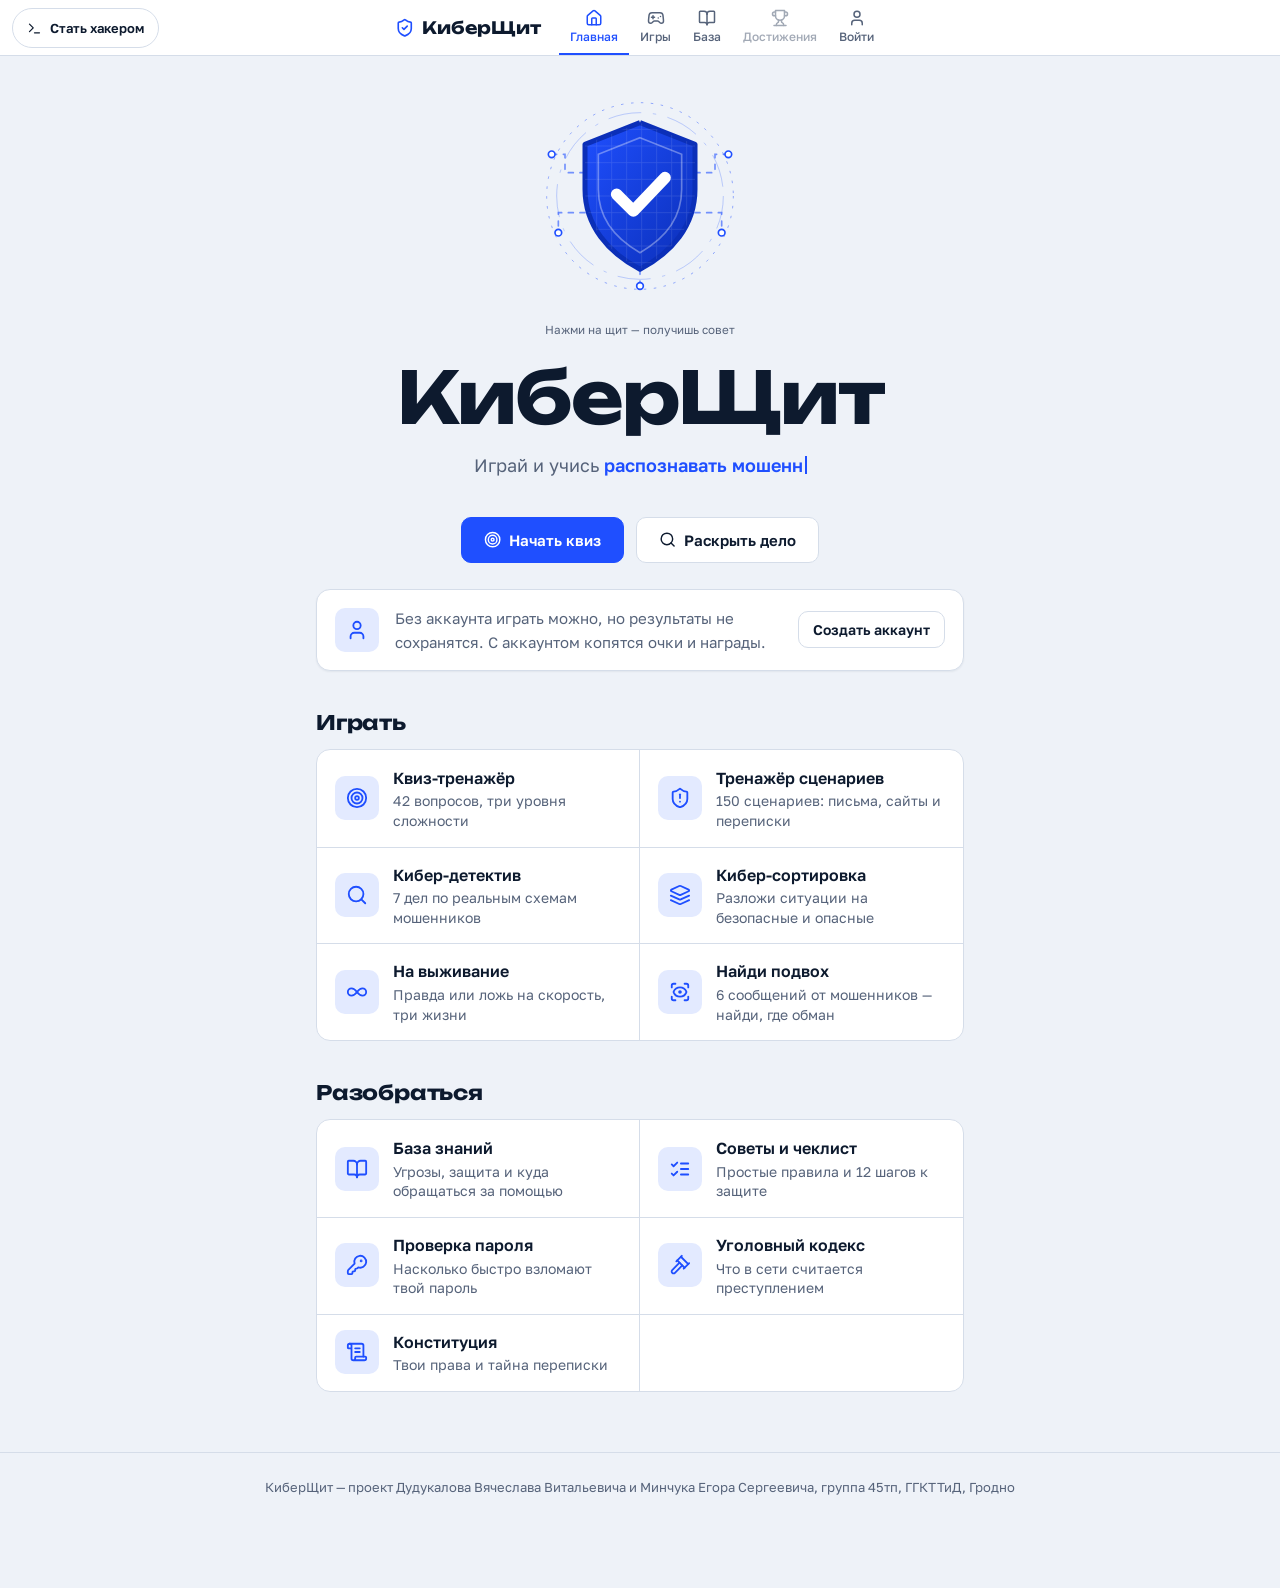
<file: index.html>
<!doctype html>
<html lang="ru">
<head>
<meta charset="utf-8">
<meta name="viewport" content="width=device-width, initial-scale=1">
<title>КиберЩит</title>
<meta name="description" content="Игры и задания о безопасности в интернете для детей и подростков">
<link rel="icon" href="data:image/svg+xml,%3Csvg xmlns='http://www.w3.org/2000/svg' viewBox='0 0 24 24' fill='none' stroke='%235b5cf0' stroke-width='2.2' stroke-linecap='round' stroke-linejoin='round'%3E%3Cpath d='M20 13c0 5-3.5 7.5-7.66 8.95a1 1 0 0 1-.67-.01C7.5 20.5 4 18 4 13V6a1 1 0 0 1 1-1c2 0 4.5-1.2 6.24-2.72a1.17 1.17 0 0 1 1.52 0C14.51 3.81 17 5 19 5a1 1 0 0 1 1 1z'/%3E%3Cpath d='m9 12 2 2 4-4'/%3E%3C/svg%3E">
<link rel="preconnect" href="https://fonts.googleapis.com">
<link rel="preconnect" href="https://fonts.gstatic.com" crossorigin>
<link rel="stylesheet" href="https://fonts.googleapis.com/css2?family=Golos+Text:wght@400;500;600;700&family=IBM+Plex+Mono:wght@400;500;600;700&family=Unbounded:wght@500;700&display=swap">
<link rel="stylesheet" href="style.css?v=3">
<script src="theme.js?v=3"></script>
</head>
<body>
<canvas id="rain" aria-hidden="true"></canvas>
<button id="theme" class="theme-btn" type="button"></button>

<header class="nav">
  <a href="#/" class="logo"><span class="logo-tile"><i data-lucide="shield-check"></i></span><span>КиберЩит</span></a>
  <nav>
    <a href="#/" data-r=""><i data-lucide="house"></i>Главная</a>
    <div class="dd"><button data-r="quiz trainer detective sort survival spot" aria-haspopup="true"><i data-lucide="gamepad-2"></i>Игры</button>
      <div class="dd-menu">
        <a href="#/quiz"><i data-lucide="target"></i>Квиз-тренажёр</a><a href="#/trainer"><i data-lucide="shield-alert"></i>Тренажёр сценариев</a><a href="#/detective"><i data-lucide="search"></i>Кибер-детектив</a>
        <a href="#/sort"><i data-lucide="layers"></i>Кибер-сортировка</a><a href="#/survival"><i data-lucide="infinity"></i>На выживание</a><a href="#/spot"><i data-lucide="scan-eye"></i>Найди подвох</a>
      </div></div>
    <div class="dd"><button data-r="kb tips password uk constitution" aria-haspopup="true"><i data-lucide="book-open"></i>База</button>
      <div class="dd-menu">
        <a href="#/kb"><i data-lucide="book-open"></i>База знаний</a><a href="#/tips"><i data-lucide="lightbulb"></i>Советы</a><a href="#/password"><i data-lucide="key-round"></i>Проверка пароля</a>
        <a href="#/uk"><i data-lucide="gavel"></i>Уголовный кодекс</a><a href="#/constitution"><i data-lucide="scroll-text"></i>Конституция</a>
      </div></div>
    <a href="#/achievements" data-r="achievements" id="navAch"><i data-lucide="trophy"></i>Достижения</a>
    <a href="#/profile" data-r="profile" id="navProfile"><i data-lucide="user"></i><span>Войти</span></a>
  </nav>
</header>

<main id="app"></main>
<footer class="foot">КиберЩит — проект Дудукалова Вячеслава Витальевича и Минчука Егора Сергеевича, группа 45тп, ГГКТТиД, Гродно</footer>
<div id="toasts" aria-live="polite"></div>
<canvas id="confetti" aria-hidden="true"></canvas>

<script src="vendor/lucide.min.js"></script>
<script src="data.js?v=3"></script>
<script src="app.js?v=3"></script>
</body>
</html>
</file>
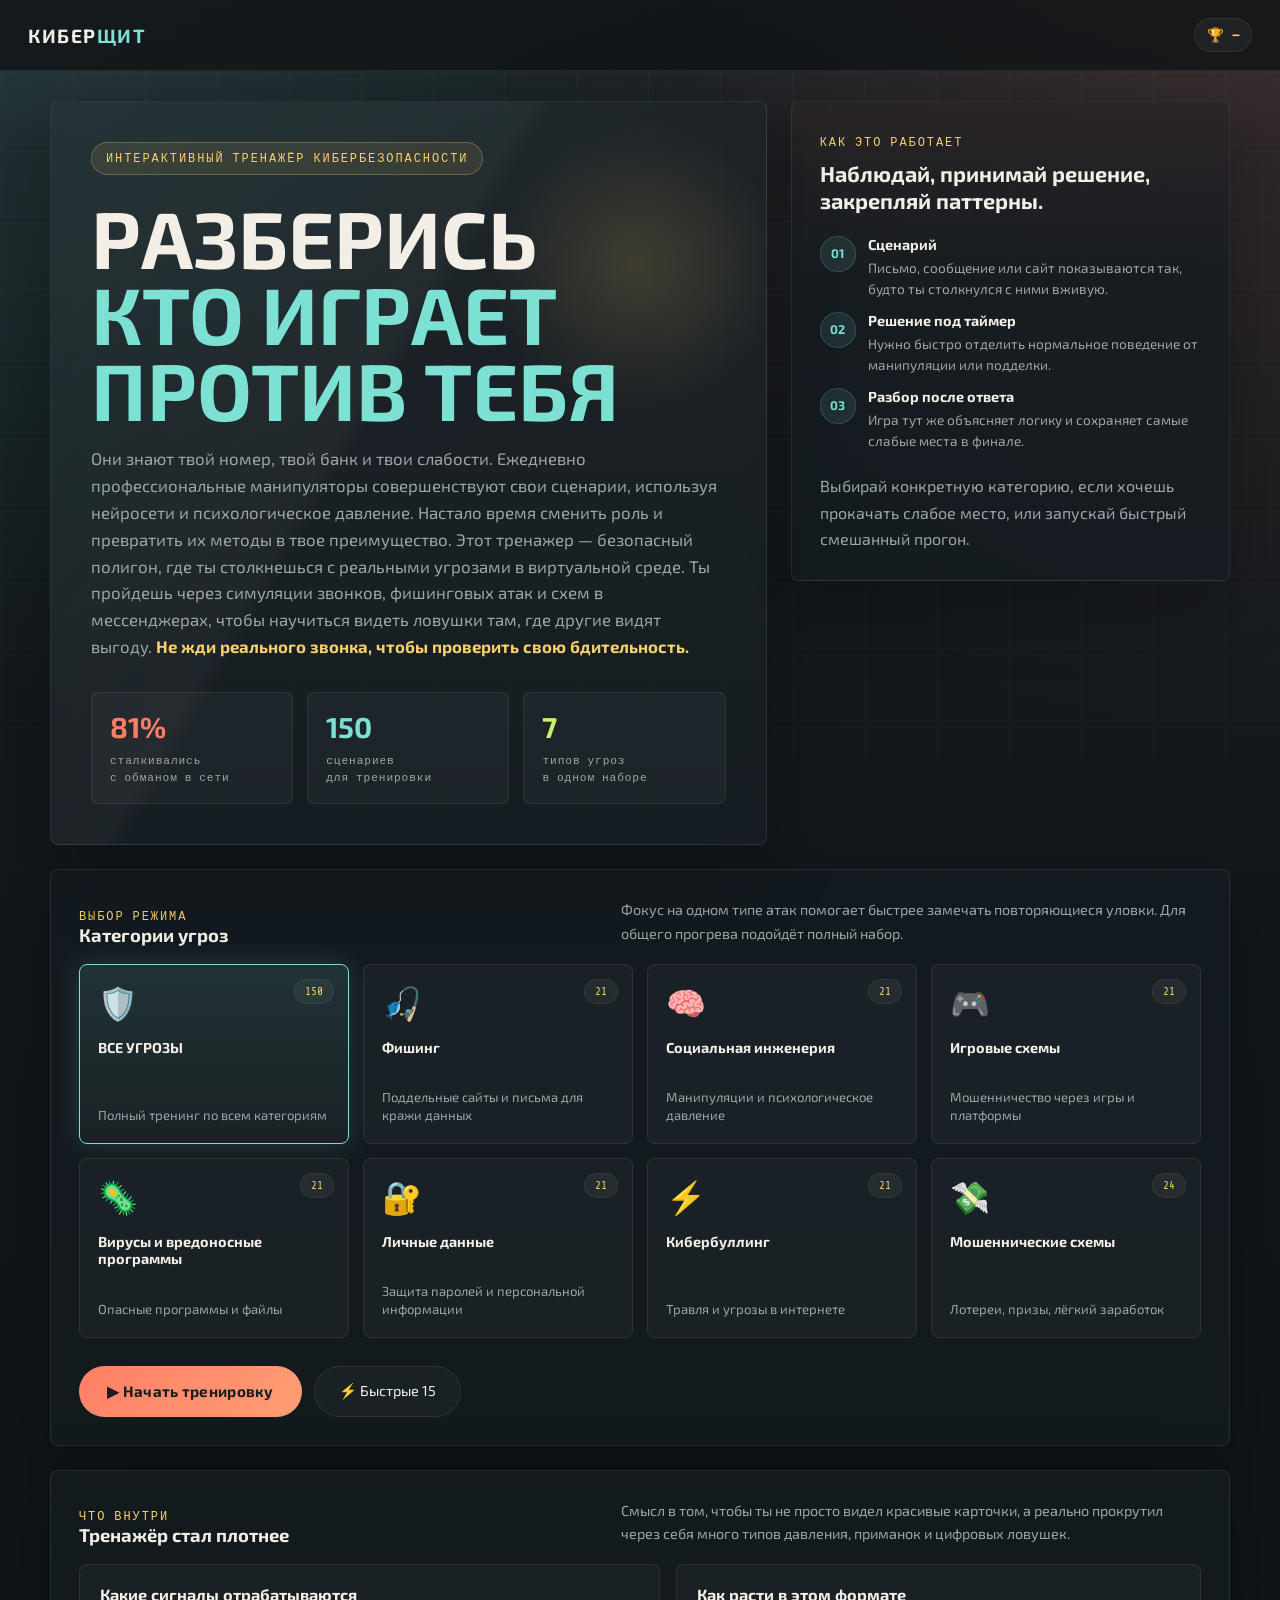
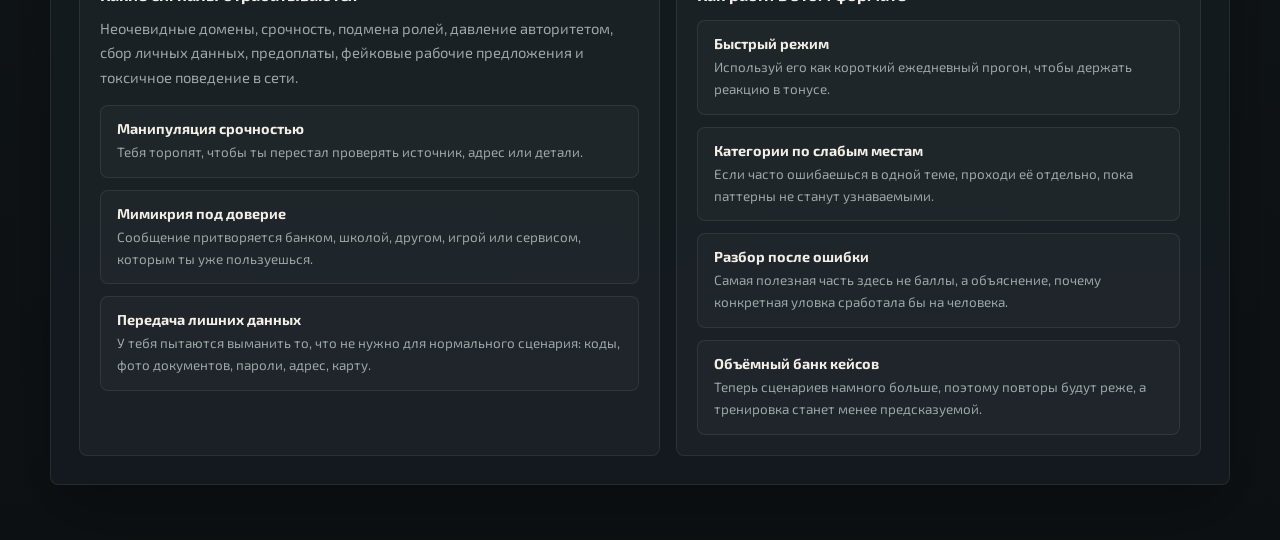
<file: CyberShield/киберщит.html>
<!DOCTYPE html>
<html lang="ru">
<head>
<meta charset="UTF-8">
<meta name="viewport" content="width=device-width, initial-scale=1.0">
<title>КиберЩит — Тренажёр по кибербезопасности</title>
<link href="https://fonts.googleapis.com/css2?family=Share+Tech+Mono&family=Exo+2:wght@300;400;600;700&display=swap" rel="stylesheet">
<link rel="stylesheet" href="style.css">

</head>
<body>

<div class="particles" id="particles"></div>

<div class="app">

<!-- HOME SCREEN -->
<div class="screen active" id="screen-home">
  <header class="header">
    <div class="logo">КИБЕР<span>ЩИТ</span></div>
    <div class="hud">
      <div class="hud-item">🏆 <span class="val" id="best-score">—</span></div>
    </div>
  </header>

  <div class="home-shell">
    <div class="hero-layout">
      <section class="hero">
        <div class="hero-copy">
          <div class="hero-badge">Интерактивный тренажёр кибербезопасности</div>
          <h1>
            <span class="line1">РАЗБЕРИСЬ</span>
            <span class="line2">КТО ИГРАЕТ ПРОТИВ ТЕБЯ</span>
          </h1>
          <p>Они знают твой номер, твой банк и твои слабости. 
            Ежедневно профессиональные манипуляторы совершенствуют свои сценарии, используя нейросети и психологическое давление. 
            Настало время сменить роль и превратить их методы в твое преимущество.
            Этот тренажер — безопасный полигон, 
            где ты столкнешься с реальными угрозами в виртуальной среде. 
            Ты пройдешь через симуляции звонков, фишинговых атак и схем в мессенджерах, 
            чтобы научиться видеть ловушки там, где другие видят выгоду. 
            <strong>Не жди реального звонка, чтобы проверить свою бдительность.</strong>
          </p>
        </div>

        <div class="stats-row">
          <div class="stat-card">
            <div class="num">81%</div>
            <div class="lbl">сталкивались<br>с обманом в сети</div>
          </div>
          <div class="stat-card">
            <div class="num" id="stat-total" style="color:var(--accent)">35</div>
            <div class="lbl">сценариев<br>для тренировки</div>
          </div>
          <div class="stat-card">
            <div class="num" style="color:var(--accent3)">7</div>
            <div class="lbl">типов угроз<br>в одном наборе</div>
          </div>
        </div>
      </section>

      <aside class="mission-panel">
        <div>
          <div class="eyebrow">Как это работает</div>
          <div class="mission-title">Наблюдай, принимай решение, закрепляй паттерны.</div>
        </div>

        <div class="mission-list">
          <div class="mission-item">
            <div class="mission-index">01</div>
            <div><strong>Сценарий</strong><span>Письмо, сообщение или сайт показываются так, будто ты столкнулся с ними вживую.</span></div>
          </div>
          <div class="mission-item">
            <div class="mission-index">02</div>
            <div><strong>Решение под таймер</strong><span>Нужно быстро отделить нормальное поведение от манипуляции или подделки.</span></div>
          </div>
          <div class="mission-item">
            <div class="mission-index">03</div>
            <div><strong>Разбор после ответа</strong><span>Игра тут же объясняет логику и сохраняет самые слабые места в финале.</span></div>
          </div>
        </div>

        <div class="mission-text">Выбирай конкретную категорию, если хочешь прокачать слабое место, или запускай быстрый смешанный прогон.</div>
      </aside>
    </div>

    <section class="category-section">
      <div class="section-head">
        <div>
          <div class="eyebrow">Выбор режима</div>
          <h2>Категории угроз</h2>
        </div>
        <p>Фокус на одном типе атак помогает быстрее замечать повторяющиеся уловки. Для общего прогрева подойдёт полный набор.</p>
      </div>

      <div class="categories" id="categories-grid"></div>

      <div class="btn-row">
        <button class="btn-primary" id="btn-start" onclick="startGame()">
          ▶ Начать тренировку
        </button>
        <button class="btn-sec" onclick="startGame('all', 15)">⚡ Быстрые 15</button>
      </div>
    </section>

    <section class="intelligence-section">
      <div class="section-head">
        <div>
          <div class="eyebrow">Что внутри</div>
          <h2>Тренажёр стал плотнее</h2>
        </div>
        <p>Смысл в том, чтобы ты не просто видел красивые карточки, а реально прокрутил через себя много типов давления, приманок и цифровых ловушек.</p>
      </div>

      <div class="intelligence-grid">
        <article class="insight-panel">
          <h3>Какие сигналы отрабатываются</h3>
          <p>Неочевидные домены, срочность, подмена ролей, давление авторитетом, сбор личных данных, предоплаты, фейковые рабочие предложения и токсичное поведение в сети.</p>

          <div class="signal-list">
            <div class="signal-item"><strong>Манипуляция срочностью</strong><span>Тебя торопят, чтобы ты перестал проверять источник, адрес или детали.</span></div>
            <div class="signal-item"><strong>Мимикрия под доверие</strong><span>Сообщение притворяется банком, школой, другом, игрой или сервисом, которым ты уже пользуешься.</span></div>
            <div class="signal-item"><strong>Передача лишних данных</strong><span>У тебя пытаются выманить то, что не нужно для нормального сценария: коды, фото документов, пароли, адрес, карту.</span></div>
          </div>
        </article>

        <article class="insight-panel">
          <h3>Как расти в этом формате</h3>

          <div class="density-grid">
            <div class="density-card"><strong>Быстрый режим</strong><span>Используй его как короткий ежедневный прогон, чтобы держать реакцию в тонусе.</span></div>
            <div class="density-card"><strong>Категории по слабым местам</strong><span>Если часто ошибаешься в одной теме, проходи её отдельно, пока паттерны не станут узнаваемыми.</span></div>
            <div class="density-card"><strong>Разбор после ошибки</strong><span>Самая полезная часть здесь не баллы, а объяснение, почему конкретная уловка сработала бы на человека.</span></div>
            <div class="density-card"><strong>Объёмный банк кейсов</strong><span>Теперь сценариев намного больше, поэтому повторы будут реже, а тренировка станет менее предсказуемой.</span></div>
          </div>
        </article>
      </div>
    </section>
  </div>
</div>

<!-- GAME SCREEN -->
<div class="screen" id="screen-game">
  <header class="header">
    <div class="logo">КИБЕР<span>ЩИТ</span></div>
    <div class="hud">
      <div class="hud-item">⭐ <span class="val" id="hud-score">0</span></div>
      <div class="hud-item">🔥 <span class="val" id="hud-streak">0</span></div>
      <div class="lives" id="hud-lives"></div>
    </div>
  </header>

  <div class="game-body">
    <div class="game-layout">
      <aside class="game-sidebar">
        <div class="status-stack">
          <div>
            <div class="eyebrow">Текущий проход</div>
            <div class="status-panel-title">Следи за прогрессом и держи фокус.</div>
            <div class="status-note">Здесь только нужная служебная информация: прогресс, текущая категория и ход сессии без лишнего шума.</div>
          </div>

          <div>
            <div class="streak-bar" id="streak-bar"></div>
            <div class="progress-track" style="margin-top:12px;">
              <div class="progress-fill" id="progress-fill" style="width:0%"></div>
            </div>
            <div class="progress-info">
              <span id="prog-text">Вопрос 1 из 10</span>
              <span id="prog-cat">—</span>
            </div>
          </div>
        </div>
      </aside>

      <section class="question-shell" id="question-area">
        <div class="q-meta">
          <div class="q-category" id="q-cat-badge">⚠ ЗАГРУЗКА</div>
          <div style="flex:1"></div>
          <div class="timer-ring" id="timer-ring">
            <svg viewBox="0 0 46 46" width="50" height="50">
              <circle class="ring-bg" cx="23" cy="23" r="20"/>
              <circle class="ring-fill" id="ring-fill" cx="23" cy="23" r="20"/>
            </svg>
            <div class="timer-num" id="timer-num">20</div>
          </div>
        </div>

        <div class="scenario-box" id="scenario-box"></div>

        <div class="q-text" id="q-text"></div>

        <div class="answers" id="answers-area"></div>

        <div class="feedback-box" id="feedback-box"></div>

        <button class="btn-next" id="btn-next" onclick="nextQuestion()">СЛЕДУЮЩИЙ →</button>
      </section>
    </div>
  </div>
</div>

<!-- RESULTS SCREEN -->
<div class="screen" id="screen-results">
  <header class="header">
    <div class="logo">КИБЕР<span>ЩИТ</span></div>
  </header>

  <div class="results-shell">
    <section class="result-summary">
      <div class="eyebrow">Итог сессии</div>
      <div class="result-hero">
        <div class="score-ring">
          <svg viewBox="0 0 160 160" width="160" height="160">
            <circle class="sr-bg" cx="80" cy="80" r="70"/>
            <circle class="sr-fill" id="sr-fill" cx="80" cy="80" r="70" style="stroke-dashoffset:440"/>
          </svg>
          <div class="sr-label">
            <div class="sr-num" id="res-score-num">0</div>
            <div class="sr-of" id="res-score-of">очков</div>
          </div>
        </div>

        <div class="result-rank" id="res-rank"></div>
        <div class="result-title" id="res-title"></div>
        <div class="result-sub" id="res-sub"></div>
      </div>

      <div class="result-stats">
        <div class="res-stat"><div class="rsn g" id="res-correct">0</div><div class="rsl">ВЕРНО</div></div>
        <div class="res-stat"><div class="rsn r" id="res-wrong">0</div><div class="rsl">ОШИБОК</div></div>
        <div class="res-stat"><div class="rsn y" id="res-maxstreak">0</div><div class="rsl">МАКС СЕРИЯ</div></div>
        <div class="res-stat"><div class="rsn" id="res-time" style="color:var(--accent)">0с</div><div class="rsl">ВРЕМЯ</div></div>
      </div>

      <div class="btn-row">
        <button class="btn-primary" onclick="startGame()">🔄 Играть снова</button>
        <button class="btn-sec" onclick="showScreen('screen-home')">🏠 В меню</button>
      </div>
    </section>

    <aside class="result-learnings">
      <div class="eyebrow">Что закрепить</div>
      <div class="result-tips" id="result-tips"></div>
    </aside>
  </div>
</div>

</div><!-- /app -->

<!-- COMBO POPUP -->
<div class="combo-popup" id="combo-popup">🔥 СЕРИЯ x<span id="combo-num">3</span></div>

<script>
// ====================================================
// DATA — базовый банк и расширенный набор сценариев
// ====================================================
const CATEGORIES = [
  { id:'phishing', name:'Фишинг', icon:'🎣', desc:'Поддельные сайты и письма для кражи данных', color:'#ff3c6e' },
  { id:'social',   name:'Социальная инженерия', icon:'🧠', desc:'Манипуляции и психологическое давление', color:'#ff9900' },
  { id:'games',    name:'Игровые схемы', icon:'🎮', desc:'Мошенничество через игры и платформы', color:'#39ff14' },
  { id:'malware',  name:'Вирусы и вредоносные программы', icon:'🦠', desc:'Опасные программы и файлы', color:'#aa44ff' },
  { id:'personal', name:'Личные данные', icon:'🔐', desc:'Защита паролей и персональной информации', color:'#00d4ff' },
  { id:'bullying', name:'Кибербуллинг', icon:'⚡', desc:'Травля и угрозы в интернете', color:'#ff5588' },
  { id:'scam',     name:'Мошеннические схемы', icon:'💸', desc:'Лотереи, призы, лёгкий заработок', color:'#ffd700' },
];

function makeMessageScenario(sender, body, extra = '') {
  return `<div class="msg-thread"><div class="msg-bubble them"><div class="msg-sender">${sender}</div>${body}</div>${extra}</div>`;
}

function makeBodyScenario(body) {
  return `<div class="email-sim"><div class="email-body">${body}</div></div>`;
}

function toQuestion(cat, item, answers, correct, explanation, tip) {
  const question = {
    cat,
    title: item.title,
    type: item.type,
    question: item.question,
    answers,
    correct,
    explanation,
    tip
  };

  if (item.type === 'browser') {
    question.url = item.url;
    question.urlHighlight = item.urlHighlight || item.url;
    question.scenario = makeBodyScenario(item.body);
  } else if (item.type === 'email') {
    question.from = item.from;
    question.subject = item.subject;
    question.scenario = makeBodyScenario(item.body);
  } else {
    question.scenario = makeMessageScenario(item.sender, item.body, item.extra || '');
  }

  return question;
}

function buildQuestionExpansions() {
  const pack = [];

  const phishingCases = [
    { title:'Стриминг просит обновить оплату', type:'email', from:'billing@netfliix-update.com', subject:'Подтвердите карту в течение 30 минут', body:'Ваша подписка будет отключена сегодня. Чтобы сохранить доступ, срочно подтвердите карту по ссылке из письма.', question:'Какой первый шаг здесь правильный?', redFlag:'посторонний домен и искусственная срочность', tip:'💡 Подписки и оплаты проверяй только внутри официального приложения или сайта сервиса, а не из письма.' },
    { title:'Форма продления электронного дневника', type:'browser', url:'school-diary-access.net/login', body:'Сообщение обещает сохранить оценки и расписание, если ты прямо сейчас введёшь логин и пароль от школьного кабинета.', question:'Почему это похоже на фишинг?', redFlag:'адрес не относится к официальному школьному сервису', tip:'💡 Важные школьные и государственные сервисы открывай только из закладок или через проверенный адрес.' },
    { title:'Письмо от "налоговой" о возврате денег', type:'email', from:'refund@nalog-support-pay.info', subject:'Вам одобрен возврат 48 рублей', body:'Чтобы получить возврат, нужно подтвердить карту и номер телефона на отдельной странице.', question:'Что должно насторожить в первую очередь?', redFlag:'официальные органы не рассылают такие ссылки с левых доменов', tip:'💡 Если речь про налоги, штрафы или госуслуги, проверяй всё только через официальные кабинеты.' },
    { title:'Фальшивая ссылка на облачный документ', type:'message', sender:'Google Drive share', body:'Тебе отправили "важный файл" и попросили срочно авторизоваться по ссылке drive-open-share-login.site.', question:'Что здесь правильнее всего сделать?', redFlag:'поддельный адрес для входа под видом облака', tip:'💡 Даже если ждёшь файл, не входи в аккаунт через подозрительную ссылку из сообщения.' },
    { title:'Подтверждение заказа билетов', type:'browser', url:'tickets-support-check.org/verify', body:'Сайт обещает закрепить билеты на концерт, если за 5 минут подтвердить личность и ввести данные карты.', question:'Какой признак тут самый опасный?', redFlag:'давление временем и лишний запрос данных карты', tip:'💡 Билеты, брони и заказы всегда удобнее перепроверять в официальном кабинете, а не через случайный сайт.' },
    { title:'Письмо о входе в почту с нового устройства', type:'email', from:'security@mail-protect-login.cc', subject:'Подтвердите, что это были вы', body:'Тебя просят срочно войти по кнопке и ввести код, иначе почтовый ящик будет заблокирован.', question:'Как безопасно проверить такую тревогу?', redFlag:'вместо входа через официальный сервис тебя гонят по внешней ссылке', tip:'💡 При тревожных письмах открывай почту вручную и смотри уведомления уже внутри сервиса.' },
    { title:'Поддельное окно видеосервиса', type:'browser', url:'zoom-meeting-secure-app.live', body:'Перед входом в звонок сайт просит снова ввести корпоративную почту и пароль, хотя раньше такого не было.', question:'Почему это может быть ловушкой?', redFlag:'повторный запрос логина и пароля на стороннем сайте', tip:'💡 Если сценарий входа внезапно изменился, лучше остановиться и проверить адрес и приглашение ещё раз.' },
    { title:'СМС о штрафе за доставку', type:'message', sender:'Служба логистики', body:'"Ваш заказ задержан на складе. Чтобы избежать утилизации, оплатите хранение 3,20 руб. по ссылке".', question:'Какой способ проверки тут самый безопасный?', redFlag:'ссылка из сообщения ведёт на оплату за неожиданный сервисный сбор', tip:'💡 По ссылкам из SMS про посылки, штрафы и оплаты лучше вообще не ходить.' },
    { title:'Фальшивый вход в музыкальный сервис', type:'browser', url:'spotify-family-safe-login.net', body:'Тебе пишут, что семейная подписка отключится через час, если не войти и не подтвердить владельца.', question:'Что в этой ситуации делать не стоит?', redFlag:'запугивание отключением и сторонний адрес входа', tip:'💡 Любое письмо про срочное отключение сервиса сначала проверяй в самом приложении.' },
    { title:'Поддельный портал университета', type:'email', from:'admission@university-check-form.top', subject:'Подтвердите участие в конкурсе', body:'Письмо требует срочно войти в личный кабинет абитуриента, иначе заявление будет снято.', question:'Почему нельзя просто перейти и войти?', redFlag:'домен не совпадает с официальным доменом вуза', tip:'💡 При поступлении ориентируйся только на адреса, которые указаны на официальном сайте учебного заведения.' },
    { title:'Ссылка на "сверку данных" маркетплейса', type:'message', sender:'Market Support', body:'"Мы заметили подозрительную активность в вашем аккаунте продавца. Подтвердите личность и привяжите карту заново".', question:'Что здесь пахнет подделкой?', redFlag:'сервису внезапно понадобилась карта и повторная идентификация через чат', tip:'💡 Поддержка маркетплейса не должна просить такие вещи в личных сообщениях.' },
    { title:'Письмо о перевыпуске SIM-карты', type:'email', from:'operator@sim-identity-check.co', subject:'Сим-карта будет отключена', body:'Чтобы сохранить номер, нужно немедленно ввести паспортные данные и код подтверждения.', question:'Какой красный флаг тут самый сильный?', redFlag:'через письмо выманивают документы и коды', tip:'💡 Всё, что связано с номером телефона и SIM, проверяй только в приложении оператора или салоне связи.' },
    { title:'Поддельный экран входа в мессенджер', type:'browser', url:'telegram-device-alert-login.help', body:'Ты видишь сайт с логотипом мессенджера и текстом "подтвердите устройство", где нужно ввести номер и код.', question:'Почему вводить код здесь нельзя?', redFlag:'официальные коды не вводятся на сторонних доменах', tip:'💡 Код подтверждения почти всегда нужен только внутри реального приложения или официального сайта сервиса.' },
    { title:'Письмо от фотосервиса с "архивом снимков"', type:'email', from:'photos@album-share-check.com', subject:'Вам отправили 86 фото', body:'Чтобы открыть альбом, тебя просят войти в аккаунт и сразу подтвердить платную подписку.', question:'Что здесь выглядит нелогично?', redFlag:'для просмотра якобы бесплатных фото внезапно требуют вход и оплату', tip:'💡 Когда цепочка действий выглядит несоразмерной задаче, это почти всегда признак развода.' },
    { title:'Оплата таможни за посылку', type:'message', sender:'Express cargo', body:'"Ваш международный заказ прибыл. Для выпуска со склада оплатите таможенный сбор по ссылке в течение 20 минут".', question:'Как правильно отнестись к такому сообщению?', redFlag:'тебя торопят платить по ссылке без нормальной проверки отправления', tip:'💡 Международные доставки и сборы проверяй только через официальный трек-номер и сайт перевозчика.' }
  ];

  phishingCases.forEach(item => {
    pack.push(toQuestion(
      'phishing',
      item,
      [
        'Сразу открыть ссылку и выполнить всё, что просят',
        'Поверить сообщению, если оно выглядит знакомо и срочно',
        'Не переходить по ссылке и проверить сервис через официальный сайт, приложение или известный канал',
        'Переслать сообщение знакомым и спросить, что они думают'
      ],
      2,
      `Это похоже на фишинг: ${item.redFlag}. Мошенники копируют нормальные сервисы и подталкивают к быстрому входу, оплате или передаче данных.`,
      item.tip
    ));
  });

  const socialCases = [
    { title:'Фальшивый куратор конкурса', type:'message', sender:'Куратор олимпиады', body:'Ты якобы прошёл в финал, но должен за час отправить номер телефона, адрес и фото документа родителя.', question:'Что здесь нужно сделать первым делом?', redFlag:'давят срочностью и пытаются увести разговор в личку', tip:'💡 Любые просьбы о документах и данных семьи проверяй через школу, организатора или официальный сайт конкурса.' },
    { title:'Звонок от "оператора связи"', type:'message', sender:'Служба оператора', body:'Тебе говорят, что номер скоро отключат, и просят назвать код из SMS, чтобы продлить договор.', question:'Как правильно на это реагировать?', redFlag:'код из SMS хотят получить голосом прямо сейчас', tip:'💡 Коды из SMS почти никогда нельзя сообщать человеку по телефону, даже если он звучит уверенно.' },
    { title:'Помощник директора школы в чате', type:'message', sender:'Помощник директора', body:'Просит срочно прислать в чат список телефонов родителей "для важной рассылки до вечера".', question:'Что в этом запросе не так?', redFlag:'сбор чужих контактов через неформальный канал', tip:'💡 Даже знакомая роль не даёт права собирать и пересылать личные данные без подтверждения.' },
    { title:'Лжерекрутер на удалённую подработку', type:'message', sender:'HR junior fast team', body:'Тебя готовы взять сразу, если сейчас же пришлёшь селфи, номер карты и адрес проживания для "внутренней анкеты".', question:'Почему это опасный сценарий?', redFlag:'слишком рано запрашивают чувствительные данные', tip:'💡 Нормальная вакансия не начинается с передачи банковских и бытовых данных незнакомцу в мессенджере.' },
    { title:'Фальшивый преподаватель просит пароль', type:'message', sender:'Учитель информатики', body:'Пишет, что не может открыть домашние работы и просит твой пароль от школьной платформы, чтобы всё проверить самостоятельно.', question:'Что нужно ответить на такую просьбу?', redFlag:'даже знакомые взрослые не должны получать твои пароли', tip:'💡 Если кто-то просит пароль "по делу", это уже повод остановиться и перепроверить канал связи.' },
    { title:'Друг просит проголосовать за него', type:'message', sender:'Саша', body:'"Пожалуйста, проголосуй за меня в конкурсе, надо только войти через аккаунт и подтвердить номер".', question:'Почему это частая ловушка?', redFlag:'под видом голосования тебя уводят к входу в сервис', tip:'💡 Сначала позвони человеку или спроси его другим каналом, правда ли он это отправлял.' },
    { title:'Ложный врач про родственника', type:'message', sender:'Приёмное отделение', body:'Сообщают о несчастном случае и просят срочно перевести деньги на лекарства, не связываясь с другими.', question:'Какое действие правильнее всего?', redFlag:'панику используют, чтобы отключить критическое мышление', tip:'💡 В сценариях с бедой первым делом ищут связь с настоящими родственниками и официальной клиникой.' },
    { title:'Администратор ЖКХ в домовой группе', type:'message', sender:'Старший по дому', body:'Просит прислать номер карты и полное имя для "возврата переплаты по коммуналке".', question:'Какой сигнал здесь тревожный?', redFlag:'возврат денег оформляют через сбор банковских данных в чате', tip:'💡 Финансовые перерасчёты нельзя оформлять через случайные сообщения в группах.' },
    { title:'Мошенник под видом техподдержки', type:'message', sender:'Support assistant', body:'Предлагает помочь восстановить соцсеть и просит продиктовать резервный код и почту восстановления.', question:'Почему это плохая идея?', redFlag:'поддержка выманивает резервные коды и доступ к восстановлению', tip:'💡 Данные для восстановления аккаунта защищают тебя так же сильно, как пароль.' },
    { title:'Фальшивый секретарь деканата', type:'message', sender:'Деканат онлайн', body:'Просит за 15 минут отправить фото паспорта, потому что "в системе слетел твой профиль".', question:'Что должно остановить тебя в этом сообщении?', redFlag:'личный документ просят отправить в спешке через чат', tip:'💡 Когда просят документы, всегда переключайся на официальный кабинет или телефон, который знаешь сам.' },
    { title:'Человек из курьерской службы просит код', type:'message', sender:'Курьер доставки', body:'Объясняет, что привезёт посылку только после подтверждения адреса кодом из SMS.', question:'Как это оценить?', redFlag:'код из SMS используют как универсальный ключ для входа или подтверждения операций', tip:'💡 Настоящая доставка не требует голосом или в чате передавать коды подтверждения.' },
    { title:'Фальшивый организатор благотворительности', type:'message', sender:'Volunteer manager', body:'Просит быстро распространить сбор, а заодно прислать список контактов знакомых семей для "точечной помощи".', question:'Почему это нарушение безопасности?', redFlag:'тебя подталкивают делиться чужими контактами и доверительным кругом', tip:'💡 Чужие контактные данные — это тоже личная информация, и её нельзя раздавать без разрешения.' },
    { title:'Поддельная служба возврата денег', type:'message', sender:'Refund support', body:'Обещают вернуть деньги за старую покупку, если ты сейчас удалённо установишь программу для "проверки платежа".', question:'Что здесь самый опасный момент?', redFlag:'под видом помощи тебя ведут к установке ПО и доступу к устройству', tip:'💡 Никому не давай удалённый доступ к телефону или компьютеру ради "проверки" возврата.' },
    { title:'Мошенник под видом организатора поездки', type:'message', sender:'Тур-координатор', body:'Пишет, что бронь группы сгорит, если прямо сейчас не прислать личные данные всех участников в один чат.', question:'Какой красный флаг тут самый явный?', redFlag:'неизвестный координатор собирает персональные данные целой группы', tip:'💡 Групповые поездки и регистрации не оформляются через хаотичный сбор документов в мессенджере.' },
    { title:'Фальшивый коллега из нового номера', type:'message', sender:'Марина новый номер', body:'Говорит, что срочно нужно оплатить счёт от лица команды и просит никому не писать, пока не завершишь перевод.', question:'Почему этот сценарий типично мошеннический?', redFlag:'изоляция и запрет на проверку почти всегда ведут к обману', tip:'💡 Любой денежный запрос от знакомого, особенно с нового номера, сначала проверяется голосом или другим каналом.' }
  ];

  socialCases.forEach(item => {
    pack.push(toQuestion(
      'social',
      item,
      [
        'Сделать, что просят, чтобы не потерять шанс или не подвести человека',
        'Частично выполнить просьбу, но не всё сразу',
        'Остановиться, проверить личность и канал через официальный источник или знакомый контакт',
        'Промолчать и просто ждать продолжения'
      ],
      2,
      `Это социальная инженерия: ${item.redFlag}. Здесь давят не техникой, а эмоцией, авторитетом, спешкой или чувством вины.`,
      item.tip
    ));
  });

  const gamesCases = [
    { title:'Закрытая бета новой карты', type:'message', sender:'Admin_Test_Server', body:'Тебе обещают ранний доступ, если скачаешь отдельный клиент и войдёшь в аккаунт через внешнюю ссылку.', question:'Почему это выглядит как развод?', redFlag:'доступ к игре предлагают через сторонний клиент и внешний логин', tip:'💡 Все беты и тесты проверяй только через официальный лаунчер, магазин или сайт игры.' },
    { title:'Капитан клана просит код', type:'message', sender:'ClanLeader', body:'Пишет, что добавит тебя в основной состав, если ты отправишь код двухфакторной защиты для "привязки к турнирной сетке".', question:'Что здесь категорически нельзя делать?', redFlag:'под видом киберспорта выманивают код входа в аккаунт', tip:'💡 Коды 2FA нужны только тебе. Ни турнир, ни клан, ни модератор не должны их запрашивать.' },
    { title:'Голосование за лучшего игрока', type:'message', sender:'Teammate vote', body:'Чтобы помочь другу победить, тебя ведут на сайт, где нужно войти через игровой аккаунт.', question:'Почему это типичная ловушка?', redFlag:'вместо голоса у тебя пытаются забрать учётные данные', tip:'💡 За "проголосуй за меня" очень часто прячется фишинг игровых аккаунтов.' },
    { title:'Раздача премиум-валюты на стриме', type:'browser', url:'stream-drop-prime-gems.site', body:'Во время стрима баннер обещает сундук и премиум-валюту, если войти в аккаунт и подтвердить привязку карты.', question:'Что здесь самый плохой знак?', redFlag:'бонус внезапно требует вход и карту на стороннем сайте', tip:'💡 Настоящие внутриигровые награды не оформляются через случайные внешние страницы.' },
    { title:'Обмен инвентаря через "помощника"', type:'message', sender:'Trade helper', body:'Человек предлагает провести безопасный обмен и просит прислать логин, чтобы "проверить предметы в системе".', question:'Почему это небезопасно?', redFlag:'логин и тем более пароль не нужны для проверки предметов', tip:'💡 Любой "гарант сделки", который просит доступ к аккаунту, не гарант, а угонщик.' },
    { title:'Модератор турнира просит вход в Discord', type:'message', sender:'Tournament Mod', body:'Тебя просят авторизоваться на неизвестной странице, чтобы открыть турнирную комнату и получить роль участника.', question:'Какой вывод напрашивается?', redFlag:'авторизацию в голосовом сервисе уносят на незнакомый адрес', tip:'💡 Роли, пропуска и комнаты в Discord не требуют входа через левый сайт вне самого Discord.' },
    { title:'Продажа боевого пропуска в полцены', type:'browser', url:'battlepass-sale-boost.fun', body:'Сайт обещает официальный сезонный пропуск в два раза дешевле, если оплатить его напрямую картой.', question:'Стоит ли доверять такой покупке?', redFlag:'слишком выгодное предложение вынесено за пределы официального магазина', tip:'💡 Игровые пропуска, наборы и валюта покупаются либо в самой игре, либо на официальных страницах платформы.' },
    { title:'Кастомный модпак от незнакомца', type:'message', sender:'Mod creator', body:'Тебе кидают архив для "обязательной установки на сервер", иначе играть не пустят.', question:'Что здесь нужно проверить прежде всего?', redFlag:'серверный доступ ставят в зависимость от скачивания непроверенного архива', tip:'💡 Любые модпаки и патчи ставь только из доверенных источников и после проверки файла.' },
    { title:'Аренда аккаунта на выходные', type:'message', sender:'Rank booster', body:'Предлагают сдать аккаунт в аренду, чтобы "не простаивал", обещая вернуть его с бонусами.', question:'Почему это плохая идея?', redFlag:'ты добровольно отдаёшь аккаунт и теряешь контроль над ним', tip:'💡 Аккаунт, отданный в аренду или буст, очень легко потерять навсегда.' },
    { title:'Личный тренер просит remote access', type:'message', sender:'Coach 5k elo', body:'Обещает быстро настроить игру и просит установить программу удалённого доступа.', question:'Что в этом запросе опаснее всего?', redFlag:'ради "помощи" тебя подводят к полному доступу к устройству', tip:'💡 Настройки игры можно объяснить словами. Удалённый доступ для этого не нужен.' },
    { title:'Промокод на донат от имени разработчика', type:'email', from:'promo@game-reward-drop.live', subject:'Ваш эксклюзивный код уже готов', body:'В письме говорится, что код активируется только после входа в аккаунт на спецстранице и подтверждения телефона.', question:'Что выдает подделку?', redFlag:'разработчик не должен гонять тебя на отдельную страницу с логином ради промокода', tip:'💡 Промокоды публикуются в официальных новостях, а не через фишинговые письма с внешней авторизацией.' },
    { title:'Приватный сервер с оплатой входа', type:'message', sender:'Private server owner', body:'Тебе предлагают элитный сервер, но просят сначала перевести деньги на карту владельца.', question:'Почему это сомнительно?', redFlag:'оплату за доступ принимают напрямую на карту без платформы и гарантий', tip:'💡 Если вход в сообщество начинается с перевода на карту физлицу, это уже серьёзный повод отказаться.' },
    { title:'Возврат внутриигровой покупки', type:'message', sender:'Refund helper', body:'После жалобы тебе обещают вернуть деньги за донат, если войдёшь в аккаунт через форму "поддержки".', question:'Как безопаснее всего проверить такое предложение?', redFlag:'поддержка уводит к сторонней форме входа', tip:'💡 Проверяй возвраты только в официальной поддержке платформы или магазина, где платил.' },
    { title:'Редкий питомец за "проверку аккаунта"', type:'message', sender:'Pet trader', body:'Игрок обещает редкого питомца, если ты сначала докажешь, что аккаунт твой, прислав код из письма.', question:'Что происходит на самом деле?', redFlag:'под видом доказательства владения выманивают код входа', tip:'💡 Никому не нужно проверять владение твоим аккаунтом кодами из почты или SMS.' },
    { title:'Псевдоофициальный клиент турнира', type:'browser', url:'lan-arena-client-download.vip', body:'Турнирный сайт требует поставить отдельный лаунчер, отключить защиту системы и войти в игровой профиль.', question:'Какой самый сильный красный флаг здесь?', redFlag:'тебя одновременно ведут к установке ПО, отключению защиты и входу в аккаунт', tip:'💡 Когда в одном сценарии сразу просят и скачать, и отключить защиту, и войти — почти наверняка перед тобой вредоносный развод.' }
  ];

  gamesCases.forEach(item => {
    pack.push(toQuestion(
      'games',
      item,
      [
        'Согласиться, если награда или доступ выглядят выгодно',
        'Попробовать на запасном аккаунте, чтобы проверить',
        'Не передавать доступ и проверять всё только через официальные платформы, магазины и каналы игры',
        'Спросить у других игроков и потом действовать'
      ],
      2,
      `Это типичная игровая схема: ${item.redFlag}. Вокруг игр часто используют азарт, дефицит и желание получить преимущество быстрее других.`,
      item.tip
    ));
  });

  const malwareCases = [
    { title:'Архив с "отчётом" и файлом .exe', type:'message', sender:'Коллега', body:'Тебе кидают архив report_update.zip и говорят открыть файл Отчёт_за_месяц.exe.', question:'Какой вывод напрашивается сразу?', redFlag:'под видом документа скрыт исполняемый файл', tip:'💡 Документ и программа — не одно и то же. Если обещают отчёт, а дают .exe, это почти всегда ловушка.' },
    { title:'Плагин для ускорения браузера', type:'browser', url:'super-speed-browser-addon.tools', body:'Расширение обещает убрать лаги, но просит доступ ко всем данным на всех сайтах и к истории браузера.', question:'Почему с этим нужно быть очень осторожным?', redFlag:'расширение запрашивает несоразмерно широкие разрешения', tip:'💡 Перед установкой любого расширения смотри не обещание, а список прав, которые оно получает.' },
    { title:'Файл домашки с макросом', type:'email', from:'class-materials@study-share.site', subject:'Новая версия задания', body:'Внутри Word-документ, который просит включить макросы для корректного отображения текста.', question:'Что здесь тревожит больше всего?', redFlag:'тебя подталкивают включить макросы ради открытия документа', tip:'💡 Макросы — один из самых частых способов запуска вредоносного кода через офисные файлы.' },
    { title:'APK для школьного Wi‑Fi', type:'browser', url:'campus-wifi-mobile-app.download', body:'Сайт пишет, что без установки APK ты не подключишься к интернету в учебном корпусе.', question:'Почему это может быть опасно?', redFlag:'установка приложения из неизвестного источника под видом доступа к сети', tip:'💡 Для школьного или публичного Wi‑Fi почти никогда не нужен APK со стороннего сайта.' },
    { title:'Новый видеокодек для просмотра клипа', type:'browser', url:'codec-update-player-fast.cc', body:'Перед просмотром ролика сайт требует установить кодек и отключить предупреждение системы безопасности.', question:'Какой риск здесь основной?', redFlag:'под видом кодека навязывают стороннюю программу и обход защиты', tip:'💡 Современные сайты редко требуют ставить отдельные кодеки. Это очень старый и очень живой обман.' },
    { title:'Флешка от знакомого', type:'message', sender:'Одногруппник', body:'Просит срочно открыть на твоём ноутбуке его флешку, потому что у него "не запускается файл с фото".', question:'Что безопаснее сделать?', redFlag:'носитель и файл неизвестны, а тебя торопят запустить содержимое', tip:'💡 Даже знакомый человек может сам не знать, что его накопитель уже заражён.' },
    { title:'Псевдоантивирус', type:'browser', url:'antivirus-emergency-cleaner.pro', body:'Сайт заявляет, что нашёл 17 угроз на устройстве и требует установить "чистильщик" немедленно.', question:'Почему такое окно нельзя считать доказательством вируса?', redFlag:'страница в браузере не может надёжно диагностировать систему таким образом', tip:'💡 Настоящий антивирус — это отдельная программа, а не кричащий баннер на странице.' },
    { title:'Набор шрифтов для презентации', type:'message', sender:'Design helper', body:'Тебе отправляют fonts_pack.exe и уверяют, что без него презентация отобразится некрасиво.', question:'В чём подвох?', redFlag:'вместо обычного архива со шрифтами предлагают исполняемый файл', tip:'💡 Если для визуального ресурса предлагают запускать .exe, остановись и проверь источник.' },
    { title:'AI-улучшатель фото', type:'browser', url:'ai-photo-booster-install.space', body:'Сайт обещает бесплатно "улучшить" фото, но сначала просит скачать desktop-installer и выдать ему полный доступ к файлам.', question:'Почему это подозрительно?', redFlag:'обычная веб-услуга внезапно требует установку и доступ ко всем файлам', tip:'💡 Не каждой красивой обёртке нужно верить: если задача простая, а запросы слишком широкие — это риск.' },
    { title:'Голосовое сообщение в архиве', type:'message', sender:'Неизвестный номер', body:'Тебе приходит voice_note.zip, внутри которого единственный файл voice_message.exe.', question:'Какой здесь самый важный вывод?', redFlag:'голосовое сообщение не должно приходить как исполняемая программа', tip:'💡 У нормальных медиафайлов свои форматы: .mp3, .m4a, .wav, но не .exe.' },
    { title:'Сканер документов "для экзамена"', type:'browser', url:'scan-doc-fast-mobile.top', body:'Приложение обещает бесплатно отсканировать документы, но просит установить неизвестный пакет и дать все разрешения.', question:'Что тут не так?', redFlag:'минимальная задача требует чрезмерный уровень доверия к приложению', tip:'💡 Для документов и камеры лучше пользоваться проверенными приложениями из официальных магазинов.' },
    { title:'Шаблон презентации с активным содержимым', type:'email', from:'templates@slides-premium-share.top', subject:'Бесплатный шаблон для защиты', body:'Файл PowerPoint просит "Разрешить содержимое", иначе анимации не заработают.', question:'Почему это риск?', redFlag:'вредоносное содержимое маскируют под презентационные функции', tip:'💡 Если файл просит включить активное содержимое, а источник сомнителен, лучше не открывать его вообще.' },
    { title:'Мод для телефона "без рекламы"', type:'browser', url:'android-no-ads-premium.club', body:'Тебе предлагают модифицированную версию привычного приложения в APK, якобы без рекламы и ограничений.', question:'Почему это опасный путь?', redFlag:'неофициальная модификация приложения может содержать вредоносный код', tip:'💡 APK из сторонних источников особенно опасны, когда мимикрируют под уже знакомые программы.' },
    { title:'Плагин к учебной платформе', type:'message', sender:'Platform helper', body:'Сообщают, что для загрузки домашки нужен дополнительный desktop-плагин, скачанный по прямой ссылке.', question:'Какой самый разумный ответ?', redFlag:'официальная платформа внезапно требует непроверенную надстройку', tip:'💡 Если без предупреждения меняется способ работы привычного сервиса, нужно перепроверять это через официальный сайт.' },
    { title:'Чит-клиент с просьбой отключить защиту', type:'browser', url:'ultimate-cheat-loader.run', body:'Загрузчик обещает преимущества в игре и заранее предупреждает, что антивирус "будет мешать".', question:'Почему такие слова особенно плохой знак?', redFlag:'тебя заранее готовят отключить защиту и запустить неизвестный код', tip:'💡 Фраза "антивирус ругается зря" очень часто означает ровно обратное: он ругается по делу.' }
  ];

  malwareCases.forEach(item => {
    pack.push(toQuestion(
      'malware',
      item,
      [
        'Открыть или установить, если файл выглядит полезным',
        'Запустить на минуту и посмотреть, что будет',
        'Не запускать, не ставить и сначала проверить источник, расширение файла и необходимость такого действия вообще',
        'Переслать файл знакомому, чтобы он попробовал первым'
      ],
      2,
      `Это сценарий заражения: ${item.redFlag}. Вредоносное ПО редко приходит под названием "вирус" — чаще оно маскируется под удобство, помощь или срочный рабочий файл.`,
      item.tip
    ));
  });

  const personalCases = [
    { title:'Фото пропуска в сторис', type:'message', sender:'Ты', body:'Выкладываешь сторис с новым пропуском, где виден QR-код, номер и часть имени.', question:'Почему даже такой пост может быть плохой идеей?', redFlag:'на изображении могут оказаться идентификаторы и коды доступа', tip:'💡 Фото пропусков, билетов, сертификатов и документов перед публикацией лучше всегда чистить от кодов и номеров.' },
    { title:'Повтор одного пароля везде', type:'message', sender:'Друг', body:'Советует не заморачиваться и поставить один "удобный" пароль на почту, игры и соцсети.', question:'Чем опасен такой подход?', redFlag:'взлом одного сервиса автоматически тянет за собой остальные', tip:'💡 Лучше иметь разные пароли хотя бы для почты, банков, соцсетей и игр. Менеджер паролей здесь очень помогает.' },
    { title:'Публичный пост с геолокацией дома', type:'message', sender:'Соцсеть', body:'Ты хочешь показать новый район и ставишь точную геометку возле дома в открытом профиле.', question:'Почему стоит подумать дважды?', redFlag:'ты даёшь лишнюю информацию о своём местоположении и рутине', tip:'💡 Геометки красивы, но лучше ставить общие места, а не точки, связанные с домом, школой или маршрутом.' },
    { title:'Скрин электронного билета', type:'message', sender:'Ты', body:'Хочешь похвастаться поездкой и выкладываешь билет, где виден QR-код и номер бронирования.', question:'Что здесь может быть проблемой?', redFlag:'скрин может содержать данные, по которым подтверждают поездку или получают доступ к брони', tip:'💡 Код, номер брони, штрихкод и фамилия — всё это лучше скрывать перед публикацией.' },
    { title:'Тест с доступом к друзьям и сообщениям', type:'browser', url:'fun-personality-open.app', body:'Развлекательный сервис хочет получить имя, друзей, дату рождения и личные сообщения "для точности результата".', question:'Почему это нельзя назвать нормальным запросом?', redFlag:'доступы не соответствуют задаче сервиса', tip:'💡 Сервису нужен минимум прав. Чем сильнее запросы не совпадают с функцией, тем выше риск.' },
    { title:'Селфи с банковской картой для розыгрыша', type:'message', sender:'Giveaway manager', body:'Тебя просят прислать фото карты в руках, чтобы "подтвердить участника и возраст".', question:'Что с таким запросом не так?', redFlag:'под любым предлогом у тебя собирают чувствительные финансовые данные', tip:'💡 Фото карты, даже частичное, лучше вообще не отправлять никому без очень понятной и безопасной причины.' },
    { title:'Открытая семейная таблица с адресами', type:'browser', url:'shared-notes-open.link', body:'У тебя есть общий документ со списком телефонов, адресов и дней рождения, и ссылка на него доступна любому, у кого она есть.', question:'Почему это нужно пересмотреть?', redFlag:'личные данные большой группы людей доступны слишком широко', tip:'💡 Проверь, кто реально имеет доступ к общим таблицам, заметкам и альбомам.' },
    { title:'Простая блокировка телефона', type:'message', sender:'Одноклассник', body:'Говорит, что достаточно PIN 1111, ведь телефон всегда рядом.', question:'Почему это плохая защита?', redFlag:'слишком простой код легко подбирается и ничего не защищает при потере', tip:'💡 Минимум — сложный PIN, а лучше дополнительно биометрия и защита резервных способов входа.' },
    { title:'Старый резервный email', type:'message', sender:'Почтовый сервис', body:'Ты вспоминаешь, что для восстановления важной почты до сих пор указан ящик, которым давно не пользуешься.', question:'Почему это риск?', redFlag:'если резервный канал небезопасен, восстановление аккаунта тоже небезопасно', tip:'💡 Важные аккаунты стоит периодически ревизовать: пароль, резервная почта, номер телефона, 2FA.' },
    { title:'Фото счёта за коммуналку', type:'message', sender:'Ты', body:'Публикуешь в сторис фото квитанции, чтобы пожаловаться на сумму, но там видны адрес и лицевой счёт.', question:'Что здесь может уйти не туда?', redFlag:'бытовой документ содержит реальные идентификаторы и адресные данные', tip:'💡 Документы и чеки лучше не публиковать без тщательного скрытия личной информации.' },
    { title:'Открытый альбом с детскими фото', type:'browser', url:'family-album-public.share', body:'Ссылка на семейный альбом открыта без пароля и попала в общий чат, где много незнакомых людей.', question:'Почему это не безобидная мелочь?', redFlag:'личные фото семьи оказываются доступными шире, чем ты рассчитывал', tip:'💡 У фотоархивов и облаков проверяй режим доступа так же внимательно, как у документов.' },
    { title:'Телефон и дата рождения в профиле', type:'message', sender:'Профиль соцсети', body:'В публичной анкете у тебя видны полное имя, дата рождения, школа и телефон.', question:'Что в этом наборе опасно?', redFlag:'из открытых кусочков собирается слишком удобный профиль для атак и подбора', tip:'💡 Чем меньше чувствительных деталей в открытом профиле, тем труднее тебя использовать в чужом сценарии.' },
    { title:'Секретный вопрос угадывается по профилю', type:'message', sender:'Сайт', body:'Ты замечаешь, что ответ на вопрос "девичья фамилия матери" фактически можно понять из открытых семейных постов.', question:'Почему это плохо?', redFlag:'секретный вопрос перестаёт быть секретом, если ответ можно вытащить из публичной жизни', tip:'💡 Секретные вопросы лучше отвечать выдуманными значениями и хранить их так же, как пароль.' },
    { title:'Общий планшет без выхода из аккаунта', type:'message', sender:'Домашний планшет', body:'После пользования устройством ты просто закрываешь вкладки, не выходя из почты и соцсетей.', question:'Чем это грозит?', redFlag:'следующий человек может получить доступ к уже открытым сессиям', tip:'💡 На общих устройствах нужно не просто закрывать окна, а выходить из аккаунтов и по возможности использовать гостевой режим.' },
    { title:'Приложение просит скан лица ради скидки', type:'browser', url:'beauty-reward-face-id.app', body:'Сервис обещает бонус и просит выполнить подробное сканирование лица "для персонализации".', question:'Почему к такому стоит относиться осторожно?', redFlag:'биометрия — это чувствительные данные, которые нельзя "сменить", как пароль', tip:'💡 Если задача несерьёзная, а просят серьёзные данные, лучше отказаться.' }
  ];

  personalCases.forEach(item => {
    pack.push(toQuestion(
      'personal',
      item,
      [
        'Ничего страшного, это обычная бытовая информация',
        'Частично можно оставить как есть, если доверяешь аудитории',
        'Сократить объём открытых данных, пересмотреть доступы и делиться только тем, что действительно нужно',
        'Скрыть проблему позже, если кто-то пожалуется'
      ],
      2,
      `Это история про цифровую гигиену: ${item.redFlag}. Личные данные редко утекают одним большим куском — чаще они собираются из мелких, на первый взгляд безобидных деталей.`,
      item.tip
    ));
  });

  const bullyingCases = [
    { title:'Фейковый аккаунт с мемами про одноклассника', type:'message', sender:'fake.page.school', body:'Создали отдельный аккаунт, куда выкладывают унизительные шутки и фото человека без его согласия.', question:'Какое действие здесь помогает лучше всего?', redFlag:'травля оформляется как массовое развлечение и начинает жить отдельно', tip:'💡 Здесь важны три вещи: скрины, жалоба платформе и поддержка того, против кого это направлено.' },
    { title:'Групповой чат без тебя', type:'message', sender:'Одноклассник', body:'Ты узнаёшь, что сделали отдельный чат "без тебя" и там координируют, как тебя игнорировать.', question:'Почему это не просто "ну не позвали"?', redFlag:'создан системный сценарий изоляции, а не разовая неловкость', tip:'💡 Изоляция и игнор как коллективная практика — это тоже форма травли, даже без прямых оскорблений.' },
    { title:'Смонтированное голосовое сообщение', type:'message', sender:'Анонимный канал', body:'По школе расходится поддельная аудиозапись с твоим голосом, где тебе приписывают обидные фразы.', question:'Что здесь самое важное?', redFlag:'репутационный вред строится на подделке, которую могут быстро тиражировать', tip:'💡 Сохраняй ссылки и скрины, а не пытайся спорить с каждым репостом отдельно.' },
    { title:'Оскорбительное голосование', type:'message', sender:'Чат класса', body:'В чате запускают опрос "кто самый тупой/жалкий/лишний" и активно отмечают людей.', question:'Как на это смотреть?', redFlag:'обиду превращают в коллективную игру с вовлечением зрителей', tip:'💡 Когда унижение упаковано в формат голосования или шутки, оно не становится безвреднее.' },
    { title:'Фейковый скрин диалога', type:'message', sender:'Аноним', body:'Кто-то разослал поддельный скрин якобы твоей переписки, чтобы выставить тебя грубым и странным.', question:'Что лучше не делать в такой ситуации?', redFlag:'тебя пытаются затянуть в хаотичное оправдание перед всеми сразу', tip:'💡 Не нужно бегать за каждым человеком. Сначала собери доказательства и подключи поддержку.' },
    { title:'Угроза выложить адрес', type:'message', sender:'Unknown_444', body:'Пишут, что знают, где ты живёшь, и если не ответишь, опубликуют адрес в чате района.', question:'Почему это уже серьёзно?', redFlag:'угроза выходит из уровня обид и касается реальной безопасности', tip:'💡 Когда появляются адрес, реальные угрозы или преследование, взрослых нужно подключать сразу, без паузы.' },
    { title:'Спам-комментарии под постами', type:'message', sender:'Несколько аккаунтов', body:'Под каждым твоим постом начали массово писать одинаковые насмешки и подталкивать других подключиться.', question:'Почему это не стоит просто игнорировать вечно?', redFlag:'травля масштабируется и закрепляется как норма для других участников', tip:'💡 Блокировка полезна, но при систематическом налёте нужны жалобы и фиксация происходящего.' },
    { title:'Насмешки из-за внешности на стриме', type:'message', sender:'Чат стрима', body:'Во время прямого эфира в чате запускают волну оскорблений про внешность и подталкивают стримера "дожать тему".', question:'Что здесь самый здоровый шаг?', redFlag:'унижение усиливается за счёт аудитории и публичности', tip:'💡 На публичных платформах особенно важны модерация, жалобы и люди, которые готовы тебя поддержать.' },
    { title:'Давление на интимное фото', type:'message', sender:'Новый знакомый', body:'Говорит, что если доверяешь ему, то должна отправить откровенное фото, иначе "значит, не ценишь отношения".', question:'Почему это уже форма давления?', redFlag:'тебя принуждают к личному материалу через эмоции и проверку на лояльность', tip:'💡 Фото, отправленное под давлением, никогда не становится знаком доверия — это уже нарушение границ.' },
    { title:'Анонимная форма для оскорблений', type:'message', sender:'Form link', body:'По классу ходит форма, куда все могут "честно" написать, что думают о тебе, и там уже много грязи.', question:'Как распознать проблему в таком формате?', redFlag:'токсичность маскируют под честность и безнаказанность', tip:'💡 Анонимность часто делает травлю жёстче. Это не "обратная связь", если цель — унизить.' },
    { title:'Пародийный аккаунт преподавателя', type:'message', sender:'teacher_fun_fake', body:'Кто-то создал шуточный аккаунт, который высмеивает одного ученика от имени учителя.', question:'Почему это особенно вредно?', redFlag:'авторитет взрослого используют как усилитель травли', tip:'💡 Когда притворяются учителем, куратором или другим взрослым, это уже не просто шутка, а серьёзная подмена роли.' },
    { title:'Ночные звонки и пустые сообщения', type:'message', sender:'Неизвестные номера', body:'По ночам сыпятся звонки, пустые сообщения и сбросы, чтобы напугать и вымотать.', question:'К чему это относится?', redFlag:'травля уходит в преследование и нарушение покоя', tip:'💡 Сохраняй журнал звонков и время. Для взрослых и администрации это важные доказательства системности.' },
    { title:'Угроза массовыми жалобами', type:'message', sender:'Group admin', body:'Если не извинишься, они обещают всей группой закидать твой аккаунт жалобами до блокировки.', question:'Почему это тоже давление?', redFlag:'инструменты платформы используют как оружие против человека', tip:'💡 Угроза массовыми репортами — не безобидный розыгрыш, а попытка вытеснить тебя из пространства.' },
    { title:'Мем-паблик про тебя', type:'message', sender:'meme_dump', body:'Про тебя сделали отдельный канал, где регулярно постят обидные мемы и ждут реакции.', question:'Чего не стоит делать первым импульсом?', redFlag:'канал живёт именно на твоей вовлечённости и реакции', tip:'💡 Сначала фиксация и жалобы, потом уже обсуждение с теми, кто может помочь остановить процесс.' },
    { title:'Признание через фейкового бота', type:'message', sender:'Confess bot', body:'Бот якобы публикует признания, но через него систематически запускают оскорбления именно в твой адрес.', question:'Что в этом важно увидеть?', redFlag:'инструмент анонимности используют как стабильный канал травли', tip:'💡 Если атака повторяется через один и тот же инструмент, это легче доказать как системное поведение.' },
    { title:'Давление "если пожалуешься — будет хуже"', type:'message', sender:'Unknown_777', body:'Тебе прямо пишут, что нельзя никому рассказывать, иначе "всё только ухудшится".', question:'Почему на это нельзя вестись?', redFlag:'тебя пытаются изолировать от помощи и поддержки', tip:'💡 Фраза "никому не говори" в истории про унижение и угрозы почти всегда значит, что как раз говорить нужно.' }
  ];

  bullyingCases.forEach(item => {
    pack.push(toQuestion(
      'bullying',
      item,
      [
        'Ответить жёстко и доказать, что тебя нельзя задевать',
        'Ничего никому не говорить и терпеть, чтобы не стало хуже',
        'Сохранить доказательства, пожаловаться платформе и подключить взрослого или человека, которому доверяешь',
        'Сделать ответный аккаунт или вброс в ответ'
      ],
      2,
      `Это форма кибербуллинга: ${item.redFlag}. Самая сильная тактика здесь — не втягиваться в эскалацию, а фиксировать и выносить проблему в безопасную поддержку.`,
      item.tip
    ));
  });

  const scamCases = [
    { title:'Фейковая безопасная сделка', type:'message', sender:'Buyer secure pay', body:'Покупатель уверяет, что для "безопасной сделки" тебе надо сначала привязать карту на внешнем сайте.', question:'Почему это опасная схема?', redFlag:'под видом защиты продавца тебя ведут к платёжной подделке', tip:'💡 Никакая безопасная сделка не начинается с перехода по ссылке покупателя и ввода карты.' },
    { title:'Бронь квартиры по предоплате', type:'message', sender:'Owner abroad', body:'Квартира отличная и дешёвая, но арендодатель просит задаток до просмотра, потому что сейчас за границей.', question:'Какой главный риск здесь?', redFlag:'с тебя хотят деньги раньше, чем ты увидел жильё и документы', tip:'💡 Недвижимость, аренда и залоги без очного просмотра — очень частая точка обмана.' },
    { title:'Билеты на концерт "с рук"', type:'message', sender:'Ticket reseller', body:'Продавец просит половину стоимости заранее и обещает переслать электронные билеты после оплаты.', question:'Почему это сомнительно?', redFlag:'цифровой товар и деньги не защищены платформой и легко исчезают вместе с продавцом', tip:'💡 Билеты лучше покупать на официальных площадках или через сервисы с защитой сделки.' },
    { title:'Подработка с оплатой кабинета', type:'message', sender:'FastJob HR', body:'Тебя "берут" на работу, но сначала просят заплатить за активацию кабинета и доступ к заданиям.', question:'Что здесь не сходится?', redFlag:'работодатель берёт деньги с кандидата ещё до начала работы', tip:'💡 Настоящая работа платит тебе. Если сначала платишь ты — это почти всегда мошенничество.' },
    { title:'Возврат налога на карту', type:'browser', url:'tax-bonus-return.one', body:'Тебе обещают неожиданный возврат средств и просят оплатить сервисный сбор в 2 рубля, чтобы "открыть перевод".', question:'Почему это схема?', redFlag:'для получения денег сначала нужно заплатить самому', tip:'💡 "Заплати, чтобы получить больше" — один из самых старых и живучих видов интернет-мошенничества.' },
    { title:'Дешёвый курс с "официальным сертификатом"', type:'browser', url:'certificate-fast-education.shop', body:'Обещают сертификат государственного образца за пару часов после оплаты доступа к закрытому кабинету.', question:'Что здесь звучит неправдоподобно?', redFlag:'серьёзный документ обещают слишком быстро и без прозрачной процедуры', tip:'💡 Если звучит как короткий путь к официальному статусу, почти наверняка это подделка.' },
    { title:'Доставка выигрыша за счёт получателя', type:'message', sender:'Prize center', body:'Тебе якобы достался дорогой подарок, но прежде нужно оплатить доставку и страховку.', question:'На что это похоже?', redFlag:'выигрыш существует только как повод получить предоплату', tip:'💡 Любая "награда", которая требует сначала перечислить деньги, очень вероятно вообще не существует.' },
    { title:'Сбор на животное с срочной пересылкой', type:'message', sender:'Pet rescue', body:'Щенка или котёнка обещают привезти после оплаты транспорта и переноски, но встречи до перевода не будет.', question:'Почему нужно притормозить?', redFlag:'эмоцию сострадания используют, чтобы вывести тебя на предоплату', tip:'💡 Когда история давит на жалость, а денег хотят сразу, нужно особенно тщательно всё проверять.' },
    { title:'Низкая цена на ноутбук с залогом', type:'message', sender:'Electronics seller', body:'Новый ноутбук продают заметно дешевле рынка, но просят залог "чтобы ты не передумал".', question:'Что здесь типично мошенническое?', redFlag:'выгодную цену используют, чтобы выманить быстрый перевод без защиты сделки', tip:'💡 Чем заманчивее цена, тем строже должны быть условия проверки товара и продавца.' },
    { title:'Поддельный кешбэк от банка', type:'message', sender:'Cashback bonus', body:'Пишут, что ты накопил бонус, но для вывода надо оплатить идентификацию и ввести карту заново.', question:'Почему это не похоже на нормальный бонус?', redFlag:'бонусы не требуют обратной оплаты от клиента', tip:'💡 Настоящие бонусы и кешбэк зачисляются в приложении банка, а не через сторонние формы.' },
    { title:'Фриланс-платформа с платным стартом', type:'browser', url:'work-start-premium.net', body:'Чтобы получать заказы, нужно купить подписку, верификацию и "повышение доверия" до первого проекта.', question:'Что в этом смущает?', redFlag:'до любой реальной работы тебя раскручивают на серию предварительных платежей', tip:'💡 Если платформа зарабатывает прежде всего на вступительных взносах с новичков, это очень плохой знак.' },
    { title:'Мистери-бокс с гарантированным айфоном', type:'browser', url:'mystery-box-elite-case.fun', body:'Сайт обещает дорогой приз почти в каждом боксе, если успеть купить коробку по акции.', question:'Почему это нельзя считать выгодой?', redFlag:'нереальные обещания вероятности и стоимости используют как наживку', tip:'💡 Мистери-боксы и "случайные суперпризы" почти всегда играют против покупателя, а иногда и вовсе ничего не отправляют.' },
    { title:'Дешёвая рассрочка на телефон', type:'message', sender:'Mobile sales', body:'Для оформления рассрочки без банка тебя просят перевести первый взнос на карту менеджера.', question:'Что тут главное проверить?', redFlag:'кредитный или рассрочный продукт внезапно уходит в перевод физлицу', tip:'💡 Крупные покупки и рассрочки оформляются через официальную витрину и документы, не через чат с картой менеджера.' },
    { title:'Комиссия за вывод из "заработка"', type:'message', sender:'Task platform', body:'Ты уже якобы заработал сумму на заданиях, но перед выводом просят оплатить комиссию и страховку.', question:'Почему эта сумма на балансе не повод платить?', redFlag:'баланс нарисован, а реальные деньги хотят получить с тебя', tip:'💡 Мошенники любят рисовать цифры в кабинете, чтобы человек психологически уже считал их своими.' },
    { title:'Страховка посылки с наложкой', type:'message', sender:'Parcel pay', body:'Продавец уверяет, что наложенный платёж будет безопасен только после оплаты маленькой страховки заранее.', question:'На что это похоже?', redFlag:'придумывают дополнительный сбор перед якобы безопасной схемой', tip:'💡 Если к нормальной услуге внезапно добавляют обязательную предоплату "за защиту", это повод остановиться.' },
    { title:'Курс "стать айтишником за неделю"', type:'message', sender:'Academy manager', body:'Обещают гарантированную работу после экспресс-курса, если сегодня же оплатишь бронь места.', question:'Почему такие обещания опасны?', redFlag:'давят надеждой на резкий карьерный скачок и торопят с переводом', tip:'💡 Образование может быть отличным, но гарантия трудоустройства за неделю обычно означает манипуляцию ожиданиями.' },
    { title:'Предложение купить машину без осмотра', type:'message', sender:'Car owner', body:'Цена очень привлекательная, но машина "на складе", и чтобы её привезли на осмотр, нужен депозит.', question:'Как здесь лучше мыслить?', redFlag:'тебя ведут к предоплате до проверки дорогостоящего объекта', tip:'💡 Чем крупнее сделка, тем опаснее любые депозиты до осмотра и проверки документов.' }
  ];

  scamCases.forEach(item => {
    pack.push(toQuestion(
      'scam',
      item,
      [
        'Согласиться, если сумма небольшая и шанс кажется выгодным',
        'Попробовать один раз и посмотреть, что будет дальше',
        'Не платить заранее и проверять продавца, площадку, документы и условия через официальный и защищённый канал',
        'Сначала быстро перевести, а детали выяснить потом'
      ],
      2,
      `Это мошенническая схема: ${item.redFlag}. В таких историях почти всегда эксплуатируют жадность, спешку, жалость или страх упустить редкую возможность.`,
      item.tip
    ));
  });

  return pack;
}

const BASE_QUESTIONS = [
  // ===== ФИШИНГ =====
  {
    cat: 'phishing',
    title: 'Подозрительный банковский сайт',
    type: 'browser',
    url: 'sberbank-securе.com/login',
    urlHighlight: 'sberbank-securе',
    scenario: `<div class="email-sim"><div class="email-body">Уважаемый клиент!<br><br>Ваш аккаунт заблокирован из-за подозрительной активности. Срочно войдите и подтвердите личность, иначе счёт будет заморожен навсегда!</div></div>`,
    question: 'Что не так с этим сайтом и сообщением?',
    answers: [
      'Сайт абсолютно безопасен — Сбербанк всегда пишет такие письма',
      'В адресе сайта буква «е» в слове «secure» — кириллическая, а не латинская. Это фишинг!',
      'Нужно срочно войти — банки так и работают',
      'Письмо пришло по ошибке, просто удали'
    ],
    correct: 1,
    explanation: 'Мошенники подменяют похожие буквы в адресе сайта (кириллическую «е» вместо латинской «e»). Такой сайт — полная копия настоящего, но всё что ты вводишь — крадётся.',
    tip: '💡 Всегда проверяй адрес сайта в строке браузера. Настоящий адрес Сбера: sberbank.ru (только .ru, только латиница). Используй закладки для важных сайтов!'
  },
  {
    cat: 'phishing',
    title: 'Письмо о "выигрыше"',
    type: 'email',
    from: 'noreply@kaspersky-prize2025.top',
    fromHighlight: 'kaspersky-prize2025.top',
    subject: '🎉 Вы выбраны победителем! Забрать приз сейчас',
    scenario: `<div class="email-sim"><div class="email-body">Поздравляем! Вы стали одним из 3 победителей акции Kaspersky Security! Ваш приз — iPhone 16 Pro.<br><br>Для получения перейдите по ссылке: <span style="color:var(--accent2)">kaspersky-gifts.top/claim</span><br><br>ВНИМАНИЕ: Ссылка активна только 2 часа!</div></div>`,
    question: 'Как ты определишь что это мошенничество?',
    answers: [
      'Kaspersky — крутая компания, надо перейти по ссылке',
      'Письмо от официального адреса, значит всё настоящее',
      'Домен "kaspersky-prize2025.top" — не официальный. Настоящий Kaspersky не устраивает таких акций. Это фишинг.',
      'Надо быстрее перейти, пока ссылка активна!'
    ],
    correct: 2,
    explanation: 'Признаки фишинга: посторонний домен (.top вместо .ru), нереальный приз, искусственная срочность ("2 часа"). Настоящие компании не раздают iPhone случайным людям по email.',
    tip: '💡 Реальный Kaspersky пишет только с @kaspersky.com. Домены типа .top, .xyz, .info часто используют мошенники. При виде "вы выиграли" — сразу закрывай!'
  },
  {
    cat: 'phishing',
    title: 'Сообщение от "службы доставки"',
    type: 'message',
    scenario: `<div class="msg-thread">
      <div class="msg-bubble them"><div class="msg-sender">БЕЛПОЧТА_УВЕДОМЛЕНИЕ</div>Ваша посылка #BY204851 не может быть доставлена. Оплатите 2,50 руб. за повторную доставку:<br><span class="msg-link">belpochta-delivery.top/pay</span></div>
    </div>`,
    question: 'Ты ждёшь посылку. Что делать с этим сообщением?',
    answers: [
      'Оплатить — 2.50 руб не деньги, зато получу посылку',
      'Позвонить по номеру из SMS чтобы уточнить',
      'Не переходить по ссылке. Зайти на официальный сайт belpost.by самостоятельно и проверить статус',
      'Переслать друзьям — пусть они тоже знают о посылке'
    ],
    correct: 2,
    explanation: 'Смишинг — фишинг через SMS. Сайт "belpochta-delivery.top" — подделка. Настоящий Белпочта: belpost.by. После ввода данных карты на фиш-сайте деньги спишут.',
    tip: '💡 Никогда не переходи по ссылкам из SMS от "служб доставки". Открывай официальный сайт вручную через браузер или набирай адрес сам.'
  },
  {
    cat: 'phishing',
    title: 'Фишинг через Google-рекламу',
    type: 'browser',
    url: 'sberbank.ru.login-secure.com',
    urlHighlight: 'sberbank.ru.login-secure.com',
    scenario: `<div class="email-sim"><div class="email-body">Ты вбил в Google «сбербанк войти» и первая ссылка — с пометкой «Реклама». Адрес выглядит как: sberbank.ru.login-secure.com. Страница — точная копия Сбербанка.</div></div>`,
    question: 'Насколько безопасен этот сайт?',
    answers: [
      'Абсолютно безопасен — в адресе есть "sberbank.ru"',
      'Реклама в Google — значит проверенный сайт',
      'Опасно! Настоящий домен здесь — login-secure.com, а "sberbank.ru" — просто часть адреса. Это ловушка.',
      'Надо проверить наличие замочка HTTPS'
    ],
    correct: 2,
    explanation: 'Домен читается справа налево. В "sberbank.ru.login-secure.com" главный домен — login-secure.com. Сбербанк тут вообще ни при чём! Мошенники платят за рекламу в Google.',
    tip: '💡 Настоящий адрес банка: всё, что стоит ПЕРЕД первым слешем и ПОСЛЕ последней точки до слеша. Sberbank.ru.что-угодно.com — НЕ Сбербанк!'
  },
  {
    cat: 'phishing',
    title: 'Фишинг через Kufar',
    type: 'message',
    scenario: `<div class="msg-thread">
      <div class="msg-bubble them"><div class="msg-sender">Покупатель Дима</div>Привет! Хочу купить твои наушники. Могу оплатить через "Куфар Доставку". Вот ссылка для получения денег:<br><span class="msg-link">kufar-pay.delivery/получить/3481</span></div>
      <div class="msg-bubble me">Хорошо, смотрю...</div>
      <div class="msg-bubble them"><div class="msg-sender">Покупатель Дима</div>Введи данные карты чтобы деньги пришли к тебе!</div>
    </div>`,
    question: 'Что происходит в этом диалоге?',
    answers: [
      'Обычная сделка — так работает Куфар Доставка',
      'Это схема "Мамонт" — поддельная ссылка под видом оплаты. Вводя данные карты, ты отдаёшь деньги, а не получаешь.',
      'Нужно ввести только номер карты, CVC не нужен',
      'Покупатель — молодец, хочет безопасно заплатить'
    ],
    correct: 1,
    explanation: 'Схема "Мамонт" — самая популярная в Беларуси. Мошенник "покупает" товар, присылает фейк-ссылку куфар-доставки, продавец вводит данные карты "для получения" — и теряет деньги.',
    tip: '💡 Настоящая оплата Куфар Доставки происходит АВТОМАТИЧЕСКИ — тебе не нужно вводить данные карты для получения! Ссылки для "получения денег" не существует.'
  },

  // ===== СОЦИАЛЬНАЯ ИНЖЕНЕРИЯ =====
  {
    cat: 'social',
    title: 'Звонок из "банка"',
    type: 'message',
    scenario: `<div class="msg-thread">
      <div class="msg-bubble them"><div class="msg-sender">📞 ЗВОНОК: +375 (44) 123-45-67</div>— Здравствуйте! Это служба безопасности Альфа-банка. На вашем счету обнаружена подозрительная транзакция на 850 рублей. Чтобы заблокировать перевод, срочно назовите код из SMS!</div>
    </div>`,
    question: 'Что нужно сделать в этой ситуации?',
    answers: [
      'Назвать код — банк же звонит, надо помочь',
      'Положить трубку и самостоятельно позвонить в банк по номеру с карты или официального сайта',
      'Попросить подождать и спросить у родителей',
      'Назвать только первые 4 цифры кода'
    ],
    correct: 1,
    explanation: 'Вишинг — голосовой фишинг. Настоящие банки НИКОГДА не просят коды из SMS по телефону. Мошенники создают панику ("срочно!"), чтобы ты не думал. Повесь трубку и перезвони сам.',
    tip: '💡 Настоящий сотрудник банка никогда не попросит: PIN, CVC/CVV, коды из SMS, пароль от интернет-банка. Это 100% мошенники!'
  },
  {
    cat: 'social',
    title: 'Взлом аккаунта друга',
    type: 'message',
    scenario: `<div class="msg-thread">
      <div class="msg-bubble them"><div class="msg-sender">Артём (друг)</div>Привет! У меня проблема, телефон разрядился и мне срочно нужны 50 рублей на карту. Верну завтра, честно! Номер карты: 4377 XXXX XXXX 9821</div>
    </div>`,
    question: 'Что делать — у друга реальная проблема?',
    answers: [
      'Отправить деньги — друг же просит, надо помочь',
      'Отправить только 20 рублей — меньше риска',
      'Позвонить Артёму по телефону (не в мессенджере) и убедиться, что это именно он пишет',
      'Написать в ответ "нет денег" и не объяснять'
    ],
    correct: 2,
    explanation: 'Взлом аккаунтов в мессенджерах — популярная схема. Мошенники взламывают Telegram/Viber и пишут от имени друзей с просьбой денег. Всегда ЗВОНИ на реальный номер телефона для проверки.',
    tip: '💡 Любую денежную просьбу в мессенджере — всегда проверяй звонком. Если "телефон разряжен" — попроси ответить на кодовое слово, которое знаете только вы двое.'
  },
  {
    cat: 'social',
    title: '"Сотрудник" Министерства',
    type: 'message',
    scenario: `<div class="msg-thread">
      <div class="msg-bubble them"><div class="msg-sender">МВД Беларуси (верификация)</div>Гражданин! Ваши данные используются в преступной схеме. Для защиты ваших средств переведите деньги на "защищённый счёт" №BY20ALFA... В случае отказа вы будете задержаны. Это КОНФИДЕНЦИАЛЬНО — никому не говорите!</div>
    </div>`,
    question: 'Как отреагируешь на это сообщение?',
    answers: [
      'Перевести деньги — MВД не шутит, могут задержать',
      'Спросить реквизиты счёта подробнее',
      'Немедленно рассказать родителям. Никакое МВД не пишет в мессенджеры и не требует переводов. Это мошенники!',
      'Пообещать перевести завтра'
    ],
    correct: 2,
    explanation: '"Безопасный счёт" — классическая мошенническая схема. Фраза "никому не говорите" — главный красный флаг! МВД не пишет в Telegram. Настоящие госорганы никогда не требуют переводы.',
    tip: '💡 Запомни: "Никому не говори" в контексте денег = 100% мошенничество. Расскажи взрослым — это сразу разрушит схему мошенников.'
  },
  {
    cat: 'social',
    title: 'Схема "Алло, мама"',
    type: 'message',
    scenario: `<div class="msg-thread">
      <div class="msg-bubble them"><div class="msg-sender">Незнакомый номер</div>Мама/папа, это я! Попал в аварию, телефон разбился, пишу с чужого. Нужно срочно 300 рублей для решения вопроса на месте. Переведи на карту, потом всё объясню. СРОЧНО!</div>
    </div>`,
    question: 'Кто-то из семьи получил это сообщение. Что нужно сделать?',
    answers: [
      'Срочно перевести деньги — ребёнок в опасности!',
      'Спросить сумму побольше, вдруг не хватит',
      'Позвонить ребёнку на его обычный номер или близким, кто мог быть рядом, чтобы проверить — это точно схема мошенников',
      'Написать в ответ и ждать уточнений'
    ],
    correct: 2,
    explanation: 'Схема "Алло, мама" эксплуатирует страх за детей. Мошенники давят на панику. Всегда проверяй через звонок на известный номер — даже 30 секунд разговора раскроют обман.',
    tip: '💡 Договорись с семьёй о кодовом слове для экстренных ситуаций. Ни один настоящий родственник не обидится на проверочный звонок!'
  },
  {
    cat: 'social',
    title: 'Предложение о "лёгком заработке"',
    type: 'message',
    scenario: `<div class="msg-thread">
      <div class="msg-bubble them"><div class="msg-sender">Незнакомец в Telegram</div>Привет! Ищу активных ребят для заработка 200-500 руб/день. Работа простая: принимаешь переводы на свою карту и пересылаешь дальше. Нужна только карта и телефон. Напиши если интересно!</div>
    </div>`,
    question: 'Что это за "работа"?',
    answers: [
      'Отличная подработка — ничего сложного!',
      'Это схема "денежный мул" — тебя используют для отмывания краденых денег. Это уголовная ответственность даже для подростков.',
      'Слишком мало платят — надо торговаться',
      'Надо узнать подробности перед тем как соглашаться'
    ],
    correct: 1,
    explanation: 'Схема "денежного мула" — подростков втягивают в отмывание денег. Ты принимаешь украденные деньги и пересылаешь мошенникам. Закон не делает исключений для несовершеннолетних — это реальный срок.',
    tip: '💡 Если кто-то предлагает деньги за "простые переводы" — это всегда незаконно. Сообщи родителям и никогда не соглашайся!'
  },

  // ===== ИГРОВЫЕ СХЕМЫ =====
  {
    cat: 'games',
    title: 'Бесплатные скины в игре',
    type: 'browser',
    url: 'free-skins-fortnite2025.xyz/claim',
    urlHighlight: 'free-skins-fortnite2025.xyz',
    scenario: `<div class="email-sim"><div class="email-body">🎮 БЕСПЛАТНЫЕ СКИНЫ FORTNITE! Получи любой скин БЕСПЛАТНО! Введи свой никнейм и пароль от аккаунта Epic Games — скины придут через 5 минут!</div></div>`,
    question: 'Стоит ли вводить данные аккаунта?',
    answers: [
      'Да! Скины ведь бесплатные, всего лишь нужен пароль',
      'Да, но только никнейм без пароля',
      'Нет! Ни один легальный сайт не просит пароль от игры. Это кража аккаунта.',
      'Можно попробовать с запасного аккаунта'
    ],
    correct: 2,
    explanation: 'Генераторы скинов/валюты — 100% обман. Они никогда не дают реальных предметов, зато крадут аккаунты. Легальные способы получения предметов — только через официальный магазин игры.',
    tip: '💡 Правило игрока: никакой сторонний сайт не может добавить предметы в твой аккаунт. Только официальный магазин игры. Всегда!'
  },
  {
    cat: 'games',
    title: 'Продажа аккаунта за игровые предметы',
    type: 'message',
    scenario: `<div class="msg-thread">
      <div class="msg-bubble them"><div class="msg-sender">Pro_Player_666</div>Привет! Меняю редкий скин "Легенда" на твой аккаунт Steam. Сначала ты даёшь мне данные от своего Steam, потом я отправлю скин. Я первый не даю — уже обменивался 100 раз.</div>
    </div>`,
    question: 'Пользователь настаивает что сначала ты. Что делать?',
    answers: [
      'Согласиться — у него хорошая репутация',
      'Потребовать его данные первыми',
      'Отказаться. Никогда не передавай данные аккаунта никому. "Сначала ты" = классический способ обмануть.',
      'Дать только логин без пароля'
    ],
    correct: 2,
    explanation: 'Обмен аккаунтами всегда заканчивается потерей твоего. Схема "первый ты" — классика мошенников. После получения твоих данных они сразу меняют пароль. Обмен аккаунтами запрещён правилами Steam.',
    tip: '💡 Передача данных аккаунта — нарушение правил любой игры. Аккаунт могут заблокировать. Торгуй только через официальные площадки с системой гарантий!'
  },
  {
    cat: 'games',
    title: 'Мошеннический Telegram-канал с "заданиями"',
    type: 'message',
    scenario: `<div class="msg-thread">
      <div class="msg-bubble them"><div class="msg-sender">💎 ЗАРАБОТОК В TELEGRAM 💎</div>Выполняй задания и получай деньги!<br>Задание №1: Подпишись на 5 каналов — 50 руб.<br>Задание №2: Пригласи друга — 100 руб.<br><br>Для вывода денег оплати "верификацию" 10 руб.</div>
    </div>`,
    question: 'Стоит ли платить за верификацию?',
    answers: [
      'Да — 10 рублей мелочь, зато заработаю 150!',
      'Это пирамида — заработанных денег не существует. Мошенники собирают реальные деньги за "верификацию".',
      'Сначала выполню задания, потом решу',
      'Попросить скидку на верификацию'
    ],
    correct: 1,
    explanation: 'Схема "заработок в Telegram" — сначала тебе "начисляют" деньги за простые задания, потом требуют оплату за вывод. Начисленных денег не существует — это приманка.',
    tip: '💡 Любой "заработок", где нужно сначала заплатить для получения денег — мошенничество. Настоящие работодатели платят ТЕбе, а не наоборот!'
  },
  {
    cat: 'games',
    title: 'Поддельный сайт продажи игровой валюты',
    type: 'browser',
    url: 'roblox-robux-cheap.ru/buy',
    urlHighlight: 'roblox-robux-cheap.ru',
    scenario: `<div class="email-sim"><div class="email-body">ROBUX ДЕШЕВЛЕ ВСЕХ!<br>10000 Robux всего за 5 рублей! (официально стоит 100 руб.)<br><br>Акция действует ещё: 00:05:33<br><br>Введите данные карты для оплаты!</div></div>`,
    question: 'Robux в 20 раз дешевле — это реально?',
    answers: [
      'Да! Надо успеть пока акция не закончилась',
      'Нет. Цена в 20 раз ниже официальной = мошенники. Введу данные карты — потеряю деньги и не получу ничего.',
      'Попробовать купить 100 Robux для теста',
      'Написать им в поддержку для подтверждения'
    ],
    correct: 1,
    explanation: 'Цена намного ниже официальной — главный признак мошенничества. Roblox продаёт Robux только через официальный сайт roblox.com. Все другие сайты — кража денег.',
    tip: '💡 Покупай игровую валюту ТОЛЬКО на официальных сайтах игр. Цена "слишком хорошая чтобы быть правдой" — потому что это ложь.'
  },
  {
    cat: 'games',
    title: 'Турнир с взносом',
    type: 'message',
    scenario: `<div class="msg-thread">
      <div class="msg-bubble them"><div class="msg-sender">eSports Tournament</div>ТУРНИР CS2! Призовой фонд 1000 USD! Взнос 20 рублей. Переведи на карту организатора: 4377... Старт через 2 часа!</div>
    </div>`,
    question: 'Хочешь поучаствовать в турнире — стоит платить?',
    answers: [
      'Конечно! 20 рублей против 1000$ — отличный шанс',
      'Заплатить половину и посмотреть',
      'Проверить организаторов: есть ли официальный сайт, соцсети, прошлые турниры. Оплата на личную карту — красный флаг.',
      'Поучаствовать бесплатно, взнос не платить'
    ],
    correct: 2,
    explanation: 'Фейковые турниры собирают взносы и исчезают. Признаки: оплата на личную карту (не организация), срочность, нет официального сайта с историей. Легальные турниры организуют платформы типа FACEIT.',
    tip: '💡 Платный турнир = всегда проверяй организатора. Официальный сайт + социальные сети + отзывы участников прошлых турниров — обязательно!'
  },

  // ===== ВИРУСЫ И ВРЕДОНОС =====
  {
    cat: 'malware',
    title: 'Скачать "взломанную" игру',
    type: 'browser',
    url: 'games-free-crack.xyz/gta6-crack',
    urlHighlight: 'games-free-crack.xyz',
    scenario: `<div class="email-sim"><div class="email-body">GTA 6 ПОЛНАЯ ВЕРСИЯ БЕСПЛАТНО!<br>Скачай кряк игры и играй без покупки!<br><br>Файл: GTA6_Setup.exe (45 МБ)<br><span style="color:var(--accent2)">⚠ Антивирус может ругаться — это нормально, просто отключи его</span></div></div>`,
    question: 'Антивирус ругается на файл. Что делать?',
    answers: [
      'Отключить антивирус и установить — игра же бесплатная!',
      'Сначала проверить файл на virustotal.com — если чисто, можно качать',
      'Никогда не скачивать взломанные игры, особенно если антивирус предупреждает. Это 100% вирус.',
      'Скачать но не запускать — посмотреть что внутри'
    ],
    correct: 2,
    explanation: '"Отключи антивирус" — самый опасный совет. Это всегда вирус. Файл заразит компьютер трояном или майнером криптовалюты. GTA 6 ещё не вышла — любой "кряк" — фейк.',
    tip: '💡 Антивирус говорит "СТОП" — значит СТОП. Создатели вирусов специально учат жертву отключать защиту. Играй честно — пиратство вредит и тебе, и разработчикам.'
  },
  {
    cat: 'malware',
    title: 'Вредоносное расширение браузера',
    type: 'browser',
    url: 'chrome-extensions.store/ad-blocker-pro',
    urlHighlight: 'chrome-extensions.store',
    scenario: `<div class="email-sim"><div class="email-body">AdBlocker Pro ULTIMATE<br>✅ Блокирует всю рекламу<br>✅ Ускоряет браузер<br><br>Запрашивает разрешения:<br>• Читать и изменять все данные на всех сайтах<br>• Управлять другими расширениями<br>• Читать историю браузера</div></div>`,
    question: 'Расширение запрашивает огромные права. Устанавливать?',
    answers: [
      'Да, блокировщику рекламы нужны такие права',
      'Установить и потом убрать разрешения',
      'Нет. Такие разрешения дают полный доступ к паролям, банковским данным, переписке. Лучше установить uBlock Origin из официального Chrome Web Store.',
      'Разрешения — не важно, главное что работает'
    ],
    correct: 2,
    explanation: 'Вредоносные расширения — серьёзная угроза. Права "читать и изменять данные на всех сайтах" = доступ к паролям, платёжным данным, переписке. Устанавливай расширения только из официальных магазинов.',
    tip: '💡 Хороший блокировщик рекламы — uBlock Origin из официального Chrome Web Store. Проверяй количество пользователей (миллионы) и отзывы перед установкой!'
  },
  {
    cat: 'malware',
    title: 'Вирус в архиве от "друга"',
    type: 'message',
    scenario: `<div class="msg-thread">
      <div class="msg-bubble them"><div class="msg-sender">Никита (одноклассник)</div>Привет! Глянь, я тебя заснял на вечеринке 😂 Скачай: photo_party_2025.zip (пароль: 1234)</div>
    </div>`,
    question: 'Никита прислал архив с фото. Что делать?',
    answers: [
      'Скачать и распаковать — интересно что там',
      'Сначала позвонить Никите и спросить: он ли прислал этот файл, и зачем пароль на обычных фото',
      'Скачать, но на старый телефон',
      'Открыть архив онлайн без скачивания'
    ],
    correct: 1,
    explanation: 'Аккаунт Никиты мог быть взломан. Архив с паролем — популярный способ доставки вирусов (пароль нужен чтобы антивирус не проверил содержимое). Всегда проверяй через другой канал.',
    tip: '💡 Настороженно относись к файлам с паролем от "знакомых" — это классический способ обойти антивирус. Позвони, прежде чем открывать!'
  },
  {
    cat: 'malware',
    title: 'QR-код в общественном месте',
    type: 'message',
    scenario: `<div class="email-sim"><div class="email-body">В торговом центре ты видишь объявление:<br><br>"БЕСПЛАТНЫЙ Wi-Fi! Отсканируй QR-код и получи доступ к интернету + подарок от торгового центра!"<br><br>[QR-КОД]<br><br>После сканирования телефон предлагает установить приложение "TC_WiFi.apk" из неизвестного источника.</div></div>`,
    question: 'Что делать с предложением установить приложение?',
    answers: [
      'Установить — Wi-Fi же бесплатный!',
      'Установить только если очень нужен интернет',
      'Не устанавливать. Легальный Wi-Fi не требует установки APK из неизвестных источников. Это вирус.',
      'Установить но не давать приложению разрешения'
    ],
    correct: 2,
    explanation: 'QR-коды могут вести на вредоносные сайты. APK из неизвестных источников = вирус. Легальный Wi-Fi торгового центра не требует установки приложений — только браузер для принятия условий.',
    tip: '💡 Никогда не устанавливай APK файлы из источников кроме Google Play / App Store. "APK файл" из QR-кода или SMS — это всегда угроза!'
  },
  {
    cat: 'malware',
    title: 'Вредонос под видом читов',
    type: 'browser',
    url: 'minecraft-cheat-client.ru/download',
    urlHighlight: 'minecraft-cheat-client.ru',
    scenario: `<div class="email-sim"><div class="email-body">MINECRAFT CHEAT CLIENT v4.5<br>✅ Killaura / Aimbot / ESP<br>✅ Антибан защита<br><br>Скачать .exe (120 МБ)<br><br>P.S. Это не вирус, просто антивирус ошибается на читах</div></div>`,
    question: 'Скачивать ли читы для Minecraft?',
    answers: [
      'Да, антивирус просто ошибается на читах',
      'Скачать, запустить в песочнице и проверить',
      'Не скачивать. Большинство "читов" — трояны, крадущие аккаунты Steam/Minecraft и банковские данные.',
      'Скачать бесплатно, а читы не использовать'
    ],
    correct: 2,
    explanation: 'Читы/хаки — один из главных векторов распространения вирусов среди геймеров. 90% "читов" содержат трояны. Кроме вируса получишь бан аккаунта за читерство.',
    tip: '💡 Играй честно — это единственный способ не потерять аккаунт и не поймать вирус. Читы разрушают игру для других и опасны для тебя!'
  },

  // ===== ЛИЧНЫЕ ДАННЫЕ =====
  {
    cat: 'personal',
    title: 'Ненадёжный пароль',
    type: 'message',
    scenario: `<div class="email-sim"><div class="email-body">Ты регистрируешься на новом сайте.<br><br>Выбери пароль:<br>• 123456<br>• petya2010<br>• !K7#mX@2qL9$<br>• qwerty<br><br>Какой из них безопасен?</div></div>`,
    question: 'Какой пароль надёжный?',
    answers: [
      '123456 — легко запомнить',
      'petya2010 — моё имя и год рождения',
      '!K7#mX@2qL9$ — длинный, случайный, с символами',
      'qwerty — красиво расположен на клавиатуре'
    ],
    correct: 2,
    explanation: '123456, qwerty, имя+год — первые пароли которые пробуют взломщики. Надёжный пароль: 12+ символов, буквы разного регистра, цифры, спецсимволы, не слова из словаря.',
    tip: '💡 Используй менеджер паролей (Bitwarden — бесплатный). Отдельный пароль для каждого важного сайта. Включи двухфакторную аутентификацию!'
  },
  {
    cat: 'personal',
    title: 'Публичная геолокация',
    type: 'message',
    scenario: `<div class="msg-thread">
      <div class="msg-bubble me">Эй народ! Уезжаю на 2 недели в Турцию с семьёй! 🏖 [геолокация: аэропорт Минск-2]</div>
      <div class="msg-bubble them" style="font-size:0.75rem;color:var(--text-dim)">Пост в Instagram, профиль публичный, 847 подписчиков</div>
    </div>`,
    question: 'Что опасного в этом посте?',
    answers: [
      'Ничего — всего 847 подписчиков, все свои',
      'Пост сообщает незнакомцам: квартира пустая на 2 недели + точный адрес аэропорта. Это приглашение для воров.',
      'Опасно только указание страны назначения',
      'Проблема только если указан домашний адрес'
    ],
    correct: 1,
    explanation: 'Публикация об отъезде в открытом профиле = сигнал ворам что дома никого нет. Геолокация аэропорта уточняет время. 847 подписчиков — не все знакомые.',
    tip: '💡 Фото из путешествий публикуй ПОСЛЕ возвращения домой. Закрой профиль в Instagram. Никогда не указывай точный домашний адрес в соцсетях!'
  },
  {
    cat: 'personal',
    title: 'Согласие на обработку данных',
    type: 'browser',
    url: 'fun-quiz-app.top/personality-test',
    urlHighlight: 'fun-quiz-app.top',
    scenario: `<div class="email-sim"><div class="email-body">🔮 ТЕСТ: Кем ты будешь через 10 лет?<br><br>Для прохождения теста войди через Facebook.<br><br>Приложение получит доступ к:<br>• Имя, фото, email<br>• Список всех друзей<br>• Посты и фотографии<br>• Дата рождения<br>• Личные сообщения ✓</div></div>`,
    question: 'Тест запрашивает доступ к личным сообщениям. Разрешить?',
    answers: [
      'Да — тест же просто для развлечения',
      'Разрешить, но потом отозвать доступ',
      'Нет. Развлекательным тестам не нужны личные сообщения. Это сбор данных для мошенников или продажи рекламодателям.',
      'Разрешить только если тест от известного бренда'
    ],
    correct: 2,
    explanation: 'Сбор данных через "забавные тесты" — распространённая практика. Данные продают рекламодателям или используют для фишинга. Правило: если приложению нужно больше данных чем нужно для его функции — это красный флаг.',
    tip: '💡 Регулярно проверяй какие приложения имеют доступ к твоим соцсетям. Facebook/ВК/Google — Настройки → Приложения и игры → удали лишнее!'
  },
  {
    cat: 'personal',
    title: 'Общий компьютер в школе',
    type: 'message',
    scenario: `<div class="email-sim"><div class="email-body">На школьном компьютере ты зашёл в свою почту Gmail. Поставил галочку "Запомнить меня".<br><br>Урок закончился. Что нужно сделать перед уходом?</div></div>`,
    question: 'Что обязательно сделать на общем компьютере?',
    answers: [
      'Просто закрыть вкладку браузера',
      'Нажать "Выйти из аккаунта" во всех сервисах и при необходимости удалить историю браузера',
      'Поставить галочку "не запоминать" в следующий раз',
      'Ничего — аккаунт защищён паролем'
    ],
    correct: 1,
    explanation: 'Закрытая вкладка ≠ выход из аккаунта. На общем компьютере всегда нажимай "Выйти". Следующий пользователь нажмёт "История" → откроет твою почту, ВКонтакте, банк.',
    tip: '💡 На чужом/общем компьютере: используй режим "Инкогнито" (Ctrl+Shift+N) — он не сохраняет сессии и историю. После завершения — закрой ВСЕ окна инкогнито.'
  },
  {
    cat: 'personal',
    title: 'Угон Telegram через фишинг',
    type: 'message',
    scenario: `<div class="msg-thread">
      <div class="msg-bubble them"><div class="msg-sender">Telegram Security</div>Ваш аккаунт используется с другого устройства. Для подтверждения личности введите код из SMS: <span class="msg-link">t.me/verify-account-secure</span></div>
    </div>`,
    question: 'Telegram просит код из SMS. Что делать?',
    answers: [
      'Ввести код — Telegram же заботится о безопасности',
      'Перейти по ссылке и проверить',
      'Не вводить никакие коды! Telegram никогда не просит коды через сообщения. Это взлом аккаунта.',
      'Переслать сообщение другу для консультации'
    ],
    correct: 2,
    explanation: 'Официальный Telegram НИКОГДА не присылает сообщения с просьбой ввести код. Коды из SMS вводятся только при входе на НАСТОЯЩЕМ экране Telegram. Это кража аккаунта.',
    tip: '💡 Защити Telegram: Настройки → Конфиденциальность → Двухэтапная аутентификация. Включи облачный пароль — даже со взломанной SIM не зайдут!'
  },

  // ===== КИБЕРБУЛЛИНГ =====
  {
    cat: 'bullying',
    title: 'Угрозы в игровом чате',
    type: 'message',
    scenario: `<div class="msg-thread">
      <div class="msg-bubble them"><div class="msg-sender">xX_Killer_Xx</div>Ты плохо играешь. Напишу твоей школе твои фото. Знаю где ты живёшь. Дай мне 500 рублей или расскажу всем компромат о тебе.</div>
    </div>`,
    question: 'Игрок угрожает тебе. Что делать?',
    answers: [
      'Заплатить 500 рублей — дешевле проблем',
      'Ответить угрозами в ответ',
      'Не платить! Скриншот + жалоба в игре + рассказать взрослым. Оплата только усилит требования.',
      'Заблокировать и надеяться что забудет'
    ],
    correct: 2,
    explanation: 'Вымогательство в интернете — уголовное преступление. Оплата = ты согласен и будут требовать ещё. Правильно: сохрани скриншоты, заблокируй, пожалуйся модераторам игры, расскажи взрослым.',
    tip: '💡 В Беларуси интернет-вымогательство — статья 208 УК. Полиция реально занимается такими делами. Не молчи — расскажи родителям или учителю!'
  },
  {
    cat: 'bullying',
    title: 'Шантаж интимными фото',
    type: 'message',
    scenario: `<div class="msg-thread">
      <div class="msg-bubble them"><div class="msg-sender">Незнакомец</div>У меня есть твои фото из социальных сетей. Я обработал их нейросетью. Если не переведёшь деньги — отправлю всем твоим контактам. Молчи и никому не говори.</div>
    </div>`,
    question: 'Незнакомец шантажирует обработанными фото. Как поступить?',
    answers: [
      'Заплатить — после оплаты точно удалит',
      'Узнать какие именно фото у него есть',
      'Немедленно рассказать родителям или доверенному взрослому. Не платить. Это шантаж с использованием дипфейков — преступление.',
      'Заблокировать его во всех сетях и молчать'
    ],
    correct: 2,
    explanation: 'Сексторция (шантаж фото/видео) — тяжёлое преступление. Оплата не останавливает шантажистов — они требуют ещё. Главное: ты не виноват. Расскажи взрослым — вместе это решаемо.',
    tip: '💡 Закрой профиль в соцсетях. Дипфейки незаконны. В Беларуси работает горячая линия помощи детям: 8-801-100-1611 (бесплатно). Ты не один!'
  },
  {
    cat: 'bullying',
    title: 'Групповая травля в классном чате',
    type: 'message',
    scenario: `<div class="msg-thread">
      <div class="msg-bubble them"><div class="msg-sender">Одноклассники (чат класса)</div>Лол смотрите какое фото Васи 😂😂 Такой лох! Давайте все игнорим его в школе! Кто за — ставьте 👍</div>
    </div>`,
    question: 'В чате класса травят одноклассника. Что делать?',
    answers: [
      'Поставить 👍 — все так делают, не хочу проблем',
      'Промолчать и просто не участвовать',
      'Не участвовать в травле, лично написать жертве слова поддержки и сообщить классному руководителю или родителям',
      'Написать в чат что это неправильно и ждать реакции'
    ],
    correct: 2,
    explanation: 'Молчаливое наблюдение — соучастие в буллинге. Жертве важно знать что не все против неё. Сообщение взрослым — не "стукачество", а защита человека от вреда.',
    tip: '💡 Жертва кибербуллинга может не показывать виду, но страдает сильно. Один дружеский личный текст может изменить всё. Будь тем, кто помогает!'
  },
  {
    cat: 'bullying',
    title: 'Провокация в интернете (троллинг)',
    type: 'message',
    scenario: `<div class="msg-thread">
      <div class="msg-bubble them"><div class="msg-sender">Anonymous_666</div>Ты полный идиот! Твои работы — мусор. Все смеются над тобой за спиной. Докажи что не трус — ответь!</div>
    </div>`,
    question: 'Незнакомец в интернете провоцирует тебя. Что делать?',
    answers: [
      'Ответить и доказать что я не трус',
      'Написать что-то обидное в ответ',
      'Не реагировать, заблокировать, пожаловаться. Тролли живут за счёт твоей реакции — лишение её = победа.',
      'Узнать кто это и разобраться лично'
    ],
    correct: 2,
    explanation: '"Не кормить тролля" — главное правило. Любая эмоциональная реакция — это то чего хочет тролль. Блокировка + жалоба = эффективнее тысячи ответов.',
    tip: '💡 Фраза "докажи что не трус ответив" — классическая ловушка. Настоящая смелость — игнорировать провокации. Заблокировал? Молодец!'
  },

  // ===== МОШЕННИЧЕСКИЕ СХЕМЫ =====
  {
    cat: 'scam',
    title: 'Фальшивый выигрыш в лотерею',
    type: 'message',
    scenario: `<div class="msg-thread">
      <div class="msg-bubble them"><div class="msg-sender">Национальная Лотерея BY</div>🎊 Поздравляем! Ваш номер телефона выиграл 50 000 рублей! Для получения выигрыша оплатите налог 150 рублей на карту: 4377...</div>
    </div>`,
    question: 'Ты выиграл 50 000 рублей! Платить налог?',
    answers: [
      'Да! 150 рублей против 50 000 — отличный обмен',
      'Сначала спросить уменьшить налог',
      'Не платить. Настоящие лотереи удерживают налог автоматически из выигрыша. Схема "заплати чтобы получить" = мошенничество.',
      'Заплатить половину и посмотреть что будет'
    ],
    correct: 2,
    explanation: '"Заплати чтобы получить выигрыш" — классика мошенников. Реальные лотереи никогда не просят предоплату. Формула: нужно заплатить ДО получения приза = 100% мошенничество.',
    tip: '💡 Ты не можешь выиграть в лотерею в которой не участвовал. Любое "поздравление" от незнакомых — мошенничество. Игнорируй и блокируй!'
  },
  {
    cat: 'scam',
    title: 'Инвестиции в криптовалюту',
    type: 'message',
    scenario: `<div class="msg-thread">
      <div class="msg-bubble them"><div class="msg-sender">CryptoProfit_BY</div>Привет! Я зарабатываю 3000$/мес на крипте. Гарантирую +30% в месяц! Вложи 200$ и через месяц получи 260$. Уже 500+ довольных клиентов. Осталось 3 места!</div>
    </div>`,
    question: 'Тебе предлагают 30% в месяц — это реально?',
    answers: [
      'Да! 30% это немного, крипта так работает',
      'Риск есть, но попробовать на маленькую сумму',
      'Нет. 30% в месяц = 360% в год. Легальных инвестиций с такой доходностью не существует. Это финансовая пирамида.',
      'Подождать отзывы от реальных клиентов'
    ],
    correct: 2,
    explanation: 'Пирамида Понци: первым участникам платят деньгами новых вкладчиков. "Гарантированная" доходность выше 15-20% в год — всегда мошенничество. Когда приток новых участников заканчивается — пирамида рушится.',
    tip: '💡 Даже лучшие инвесторы мира (Баффет) зарабатывают 20-25% в год. Любое предложение "гарантированных" 30% в месяц — пирамида или мошенничество!'
  },
  {
    cat: 'scam',
    title: 'Мошенничество на площадке объявлений',
    type: 'message',
    scenario: `<div class="msg-thread">
      <div class="msg-bubble them"><div class="msg-sender">Продавец AliExpress BY</div>Привет! Вижу ты смотрел iPhone 14 на Куфаре. У меня есть за 600 руб (новый стоит 1200). Привезли из ОАЭ, без коробки. Могу выслать почтой после предоплаты 300 руб.</div>
    </div>`,
    question: 'iPhone за полцены — брать?',
    answers: [
      'Да! Такие скидки бывают у серых импортёров',
      'Предложить 200 руб предоплаты вместо 300',
      'Нет. Встреча только лично и оплата при получении. Предоплата незнакомцу за товар — риск потерять деньги и ничего не получить.',
      'Попросить фото с датой для подтверждения'
    ],
    correct: 2,
    explanation: 'Схема "предоплата на Куфаре" — одна из самых распространённых. После предоплаты продавец исчезает. Правило: встреча лично, оплата при получении, осмотр товара.',
    tip: '💡 Куфар Доставка с защитой — единственный безопасный способ купить дистанционно. Прямая предоплата незнакомцу = риск. Цена слишком низкая = скорее всего мошенник!'
  },
  {
    cat: 'scam',
    title: 'Фейковая благотворительность',
    type: 'message',
    scenario: `<div class="msg-thread">
      <div class="msg-bubble them"><div class="msg-sender">Помощь детям BY ❤️</div>Срочно нужна помощь! Маленькая Маша (5 лет, лейкемия) нуждается в операции. Стоимость: 80 000$. Уже собрали: 62 000$. Осталось: 18 000$. Переведите любую сумму: [номер карты]</div>
    </div>`,
    question: 'Ты хочешь помочь больному ребёнку. Как сделать это безопасно?',
    answers: [
      'Перевести деньги на карту — срочно же!',
      'Перевести небольшую сумму — 5 рублей не жалко',
      'Проверить фонд через официальный сайт, соцсети с историей, документы. Помогать только через проверенные фонды, не на личные карты.',
      'Попросить больше информации о ребёнке'
    ],
    correct: 2,
    explanation: 'Фейковые сборы — распространённый вид мошенничества. Сбор на личную карту без документов и организации — огромный риск. Настоящие фонды имеют официальный сайт, отчёты, документы.',
    tip: '💡 Проверенные белорусские фонды: Dobro.by, BFCG.by. Переводи только через официальные сайты фондов, а не на личные карты — даже если история кажется реальной!'
  },
  {
    cat: 'scam',
    title: 'Поддельный магазин одежды',
    type: 'browser',
    url: 'nike-store-sale-by.shop',
    urlHighlight: 'nike-store-sale-by.shop',
    scenario: `<div class="email-sim"><div class="email-body">NIKE SALE -70%!<br>Nike Air Max 270 — 39 руб. (оригинал 200 руб.!)<br><br>Фото — точь-в-точь с официального сайта.<br>Оплата только предоплатой на карту.<br>Доставка 2-4 недели.</div></div>`,
    question: 'Кроссовки Nike за 39 рублей — покупать?',
    answers: [
      'Да! Настоящие Nike по скидке — мечта',
      'Купить и если придёт подделка — вернуть',
      'Нет. Цена в 5 раз ниже реальной + оплата на карту + подозрительный домен = фейк-магазин. Деньги уйдут, товар не придёт.',
      'Заказать и оспорить платёж в банке если обманут'
    ],
    correct: 2,
    explanation: 'Фейк-магазины создают точные копии сайтов брендов со скидками 70-80%. Признаки: подозрительный домен, только предоплата, слишком низкая цена. После оплаты — тишина.',
    tip: '💡 Nike продаёт в Беларуси через nike.com и официальных ретейлеров. Скидка 70% на новую модель — невозможна. Покупай в магазинах с юридическим адресом и возможностью возврата!'
  },
  {
    cat: 'scam',
    title: 'Мошенничество с арендой жилья',
    type: 'message',
    scenario: `<div class="msg-thread">
      <div class="msg-bubble them"><div class="msg-sender">Арендодатель</div>Квартира 1к в центре за 200 руб/мес! Я сейчас за границей, ключи пришлю почтой после предоплаты 400 руб (залог+первый месяц). Фото пришлю.</div>
    </div>`,
    question: 'Отличная квартира по низкой цене. Платить залог?',
    answers: [
      'Да! Такие цены в центре редкость',
      'Заплатить половину залога',
      'Нет. Аренда только при личной встрече и осмотре квартиры. Предоплата без осмотра незнакомцу = мошенничество.',
      'Попросить видеозвонок из квартиры'
    ],
    correct: 2,
    explanation: 'Мошенничество с арендой: берут залог за несуществующую или чужую квартиру. "Я за границей" — классическая отмазка. Снимать жильё только после личного осмотра с документами!',
    tip: '💡 Никогда не плати за аренду не видев квартиру лично. Попроси паспорт арендодателя и документ на право сдачи. Проверь объявление на других платформах — фото могут быть украдены!'
  },
  {
    cat: 'phishing',
    title: 'Поддельная форма школьного портала',
    type: 'browser',
    url: 'school-journal-login.com/auth',
    urlHighlight: 'school-journal-login.com',
    scenario: `<div class="email-sim"><div class="email-body">На почту пришло письмо: "Ваш доступ к электронному дневнику истекает сегодня. Чтобы не потерять оценки и расписание, войдите по ссылке и подтвердите аккаунт".</div></div>`,
    question: 'Какой признак здесь самый тревожный?',
    answers: [
      'Ничего страшного, школьные сервисы часто пишут резко',
      'Подозрительный домен, не похожий на официальный адрес школы или платформы',
      'Проблема только в том, что письмо пришло вечером',
      'Если есть пароль, можно смело входить'
    ],
    correct: 1,
    explanation: 'Фишинговые письма часто мимикрируют под школьные и учебные платформы. Главный красный флаг здесь — посторонний домен, который не относится к реальному электронному дневнику.',
    tip: '💡 Для учебных сервисов открывай сайт вручную из закладки или через официальный чат школы. Не входи в дневник по ссылкам из писем.'
  },
  {
    cat: 'social',
    title: 'Фальшивый "куратор конкурса"',
    type: 'message',
    scenario: `<div class="msg-thread">
      <div class="msg-bubble them"><div class="msg-sender">Куратор олимпиады</div>Привет! Ты прошёл в финал городского конкурса. Чтобы закрепить место, срочно пришли номер телефона, адрес и фото паспорта одного из родителей. До конца часа.</div>
    </div>`,
    question: 'Что здесь делать в первую очередь?',
    answers: [
      'Сразу отправить всё, чтобы не потерять место',
      'Попросить время до вечера и потом отправить документы',
      'Проверить конкурс через официальный сайт или учителя и ничего не отправлять в личку без подтверждения',
      'Отправить только номер телефона, а остальное позже'
    ],
    correct: 2,
    explanation: 'Социальные инженеры любят давить срочностью и статусом: "ты прошёл", "место сгорит", "нужно быстро". Документы и данные родителей нельзя отправлять в непроверенные личные сообщения.',
    tip: '💡 Любая просьба о документах, адресе или данных родителей сначала проверяется через официальный канал: сайт, школу, организатора по известному номеру.'
  },
  {
    cat: 'games',
    title: 'Тестовый сервер игры',
    type: 'message',
    scenario: `<div class="msg-thread">
      <div class="msg-bubble them"><div class="msg-sender">Admin_Test_Server</div>Мы набираем игроков на закрытый тест новой версии игры. Скачай клиент по ссылке и войди в свой аккаунт, чтобы получить доступ раньше всех.</div>
    </div>`,
    question: 'Почему это выглядит опасно?',
    answers: [
      'Потому что доступ раньше всех всегда платный',
      'Неизвестный "админ" просит скачать отдельный клиент и войти в аккаунт вне официальной платформы',
      'Опасность только если игра малоизвестная',
      'Если аккаунт старый, можно проверить на нём'
    ],
    correct: 1,
    explanation: 'Фейковые тестовые клиенты и "админы" часто используются для кражи игровых аккаунтов. Если доступ не идёт через официальный лаунчер, магазин или сайт игры, это повод остановиться.',
    tip: '💡 Все тесты, беты и раздачи проверяй только через официальный сайт игры, Steam, Epic или подтверждённые соцсети разработчика.'
  },
  {
    cat: 'malware',
    title: 'Файл "с ответами к контрольной"',
    type: 'message',
    scenario: `<div class="msg-thread">
      <div class="msg-bubble them"><div class="msg-sender">Одноклассник</div>Нашёл ответы к завтрашней контрольной. Скачай архив answers_math.zip и открой файл Проверить_список_учеников.exe — там всё внутри.</div>
    </div>`,
    question: 'Что здесь указывает на угрозу?',
    answers: [
      'Ничего, если это одноклассник, значит можно доверять',
      'Подозрительно только слово "контрольная"',
      'Архив с исполняемым .exe под видом документов — типичная приманка для вируса',
      'Если антивирус молчит, можно открывать'
    ],
    correct: 2,
    explanation: 'Мошенники и вирусописатели часто маскируют вредоносные программы под "ответы", "фото", "списки" и другие полезные файлы. Настоящие документы не должны открываться как .exe.',
    tip: '💡 Если тебе обещают документ, а внутри исполняемый файл — это почти всегда ловушка. Документы обычно имеют расширения .pdf, .docx, .jpg, но не .exe.'
  },
  {
    cat: 'personal',
    title: 'Фото пропуска в сторис',
    type: 'message',
    scenario: `<div class="msg-thread">
      <div class="msg-bubble me">Ура, получил новый школьный пропуск! Смотрите, какой красивый QR-код 😎</div>
      <div class="msg-bubble them" style="font-size:0.75rem;color:var(--text-dim)">Сторис видна всем подписчикам</div>
    </div>`,
    question: 'Почему такая публикация может быть плохой идеей?',
    answers: [
      'Потому что пропуск не подходит к цвету сторис',
      'На фото могут оказаться личные данные, номер пропуска или QR-код, которые не стоит светить публично',
      'Опасность есть только если в сторис указан адрес школы',
      'Если сторис исчезнет через сутки, риска нет'
    ],
    correct: 1,
    explanation: 'На школьных и рабочих пропусках нередко есть QR-коды, номера, ФИО или другие идентификаторы. Даже если тебе это кажется безобидным, такие детали лучше не выкладывать открыто.',
    tip: '💡 Перед публикацией фото документов, билетов, пропусков и сертификатов всегда закрывай номера, коды и любые идентификаторы.'
  },
  {
    cat: 'bullying',
    title: 'Фейковый аккаунт с насмешками',
    type: 'message',
    scenario: `<div class="msg-thread">
      <div class="msg-bubble them"><div class="msg-sender">vasya_real_noob</div>Смотрите, это "официальный" аккаунт Пети. Тут будем выкладывать его тупые фотки и голосовать, насколько он жалкий.</div>
    </div>`,
    question: 'Как лучше всего помочь в такой ситуации?',
    answers: [
      'Подождать, пока всё само затихнет',
      'Попросить автора удалить пост вежливо и на этом остановиться',
      'Пожаловаться на фейковый аккаунт, сохранить скрины и сообщить об этом жертве и взрослому, которому можно доверять',
      'Сделать ответный фейковый аккаунт про обидчика'
    ],
    correct: 2,
    explanation: 'Фейковые аккаунты для насмешек и унижения — это форма кибербуллинга. Здесь важны доказательства, жалоба платформе и поддержка человека, против которого это сделано.',
    tip: '💡 Не пытайся "отомстить тем же". Самое сильное действие — зафиксировать, пожаловаться и подключить взрослого, который поможет остановить травлю.'
  },
  {
    cat: 'scam',
    title: 'Оплата за "гарантированную подработку"',
    type: 'message',
    scenario: `<div class="msg-thread">
      <div class="msg-bubble them"><div class="msg-sender">HR FastJob</div>Поздравляем! Вас берут на удалённую подработку. Остался один шаг: оплатить 18 рублей за создание рабочего кабинета. После этого сразу получите первое задание.</div>
    </div>`,
    question: 'Что здесь должно насторожить сильнее всего?',
    answers: [
      'Сумма слишком маленькая, значит всё честно',
      'Настоящая работа не требует платить работодателю за старт или доступ к заданиям',
      'Подработка опасна только если просят больше 100 рублей',
      'Если обещают первое задание сразу, надо соглашаться'
    ],
    correct: 1,
    explanation: 'Схема "заплати за доступ к работе" — обычное мошенничество. После оплаты либо попросят ещё, либо исчезнут. Работодатель платит тебе, а не наоборот.',
    tip: '💡 Любая "подработка", где сначала нужно оплатить кабинет, обучение, доступ или страховку, почти наверняка мошенническая.'
  }
];

const QUESTIONS = [...BASE_QUESTIONS, ...buildQuestionExpansions()];

// ====================================================
// GAME STATE
// ====================================================
let state = {
  questions: [],
  current: 0,
  score: 0,
  lives: 3,
  streak: 0,
  maxStreak: 0,
  correct: 0,
  wrong: 0,
  answered: false,
  timer: null,
  timeLeft: 20,
  startTime: null,
  results: [],
  selectedCat: 'all'
};

// ====================================================
// INIT
// ====================================================
document.addEventListener('DOMContentLoaded', () => {
  createParticles();
  renderCategories();
  loadBestScore();
  loadStats();
  bindHomeLogos();
});

function createParticles() {
  const cont = document.getElementById('particles');
  for (let i = 0; i < 30; i++) {
    const p = document.createElement('div');
    p.className = 'particle';
    p.style.cssText = `
      left: ${Math.random() * 100}%;
      animation-duration: ${8 + Math.random() * 12}s;
      animation-delay: ${-Math.random() * 20}s;
      --drift: ${(Math.random()-0.5) * 100}px;
      opacity: 0;
    `;
    if (Math.random() > 0.5) p.style.background = 'var(--accent2)';
    cont.appendChild(p);
  }
}

function renderCategories() {
  const grid = document.getElementById('categories-grid');
  grid.innerHTML = '';

  // All button
  const all = document.createElement('div');
  all.className = 'cat-card selected';
  all.id = 'cat-all';
  all.innerHTML = `<div class="cat-icon">🛡️</div><div class="cat-name">ВСЕ УГРОЗЫ</div><div class="cat-desc">Полный тренинг по всем категориям</div><div class="cat-count">${QUESTIONS.length}</div>`;
  all.onclick = () => selectCat('all');
  grid.appendChild(all);

  CATEGORIES.forEach(cat => {
    const count = QUESTIONS.filter(q => q.cat === cat.id).length;
    const card = document.createElement('div');
    card.className = 'cat-card';
    card.id = `cat-${cat.id}`;
    card.innerHTML = `<div class="cat-icon">${cat.icon}</div><div class="cat-name">${cat.name}</div><div class="cat-desc">${cat.desc}</div><div class="cat-count">${count}</div>`;
    card.onclick = () => selectCat(cat.id);
    grid.appendChild(card);
  });
}

function selectCat(id) {
  state.selectedCat = id;
  document.querySelectorAll('.cat-card').forEach(c => c.classList.remove('selected'));
  document.getElementById(`cat-${id}`).classList.add('selected');
}

function loadBestScore() {
  const best = localStorage.getItem('cybershield_best') || '—';
  document.getElementById('best-score').textContent = best;
}

function loadStats() {
  const totalEl = document.getElementById('stat-total');
  if (totalEl) totalEl.textContent = QUESTIONS.length;
}

function bindHomeLogos() {
  document.querySelectorAll('.logo').forEach(logo => {
    logo.setAttribute('role', 'button');
    logo.setAttribute('tabindex', '0');
    logo.setAttribute('aria-label', 'Вернуться на главную');
    logo.addEventListener('click', () => showScreen('screen-home'));
    logo.addEventListener('keydown', (event) => {
      if (event.key === 'Enter' || event.key === ' ') {
        event.preventDefault();
        showScreen('screen-home');
      }
    });
  });
}

function saveBestScore(score) {
  const best = parseInt(localStorage.getItem('cybershield_best') || '0');
  if (score > best) {
    localStorage.setItem('cybershield_best', score);
    document.getElementById('best-score').textContent = score;
  }
}

function shuffleAnswers(question) {
  const variants = question.answers.map((text, index) => ({
    text,
    isCorrect: index === question.correct
  }));

  for (let i = variants.length - 1; i > 0; i--) {
    const j = Math.floor(Math.random() * (i + 1));
    [variants[i], variants[j]] = [variants[j], variants[i]];
  }

  return {
    ...question,
    answers: variants.map(item => item.text),
    correct: variants.findIndex(item => item.isCorrect)
  };
}

// ====================================================
// GAME FLOW
// ====================================================
function startGame(cat, random10) {
  const selectedCat = cat || state.selectedCat;

  let pool = selectedCat === 'all'
    ? [...QUESTIONS]
    : QUESTIONS.filter(q => q.cat === selectedCat);

  // Shuffle
  pool.sort(() => Math.random() - 0.5);

  if (typeof random10 === 'number') pool = pool.slice(0, random10);
  else if (random10) pool = pool.slice(0, 10);

  pool = pool.map(shuffleAnswers);

  state = {
    questions: pool,
    current: 0,
    score: 0,
    lives: 3,
    streak: 0,
    maxStreak: 0,
    correct: 0,
    wrong: 0,
    answered: false,
    timer: null,
    timeLeft: 20,
    startTime: Date.now(),
    results: [],
    selectedCat
  };

  initHud();
  showScreen('screen-game');
  renderQuestion();
}

function initHud() {
  updateHud();
  const lives = document.getElementById('hud-lives');
  lives.innerHTML = '';
  for (let i = 0; i < 3; i++) {
    const l = document.createElement('div');
    l.className = 'life';
    l.textContent = '❤️';
    l.id = `life-${i}`;
    lives.appendChild(l);
  }
  buildStreakBar();
}

function buildStreakBar() {
  const bar = document.getElementById('streak-bar');
  bar.innerHTML = '';
  state.questions.forEach((_, i) => {
    const dot = document.createElement('div');
    dot.className = `streak-dot${i === state.current ? ' current' : ''}`;
    dot.id = `sdot-${i}`;
    bar.appendChild(dot);
  });
}

function updateHud() {
  document.getElementById('hud-score').textContent = state.score;
  document.getElementById('hud-streak').textContent = state.streak;

  const scoreEl = document.getElementById('hud-score');
  scoreEl.className = 'val' + (state.streak >= 3 ? ' good' : '');
}

function renderQuestion() {
  if (state.current >= state.questions.length) {
    endGame();
    return;
  }

  const q = state.questions[state.current];
  state.answered = false;

  // Progress
  const pct = (state.current / state.questions.length) * 100;
  document.getElementById('progress-fill').style.width = pct + '%';
  document.getElementById('prog-text').textContent = `Вопрос ${state.current + 1} из ${state.questions.length}`;

  const cat = CATEGORIES.find(c => c.id === q.cat);
  document.getElementById('prog-cat').textContent = cat ? cat.name : '';

  // Category badge
  document.getElementById('q-cat-badge').innerHTML = `${cat?.icon || '⚠'} ${cat?.name || q.cat}`;

  // Streak dot
  document.querySelectorAll('.streak-dot').forEach((d, i) => {
    d.classList.remove('current');
    if (i === state.current) d.classList.add('current');
  });

  // Scenario
  const scen = document.getElementById('scenario-box');
  if (q.type === 'browser') {
    const url = q.url.replace(q.urlHighlight, `<span class="highlight">${q.urlHighlight}</span>`);
    scen.innerHTML = `
      <div class="scenario-type">// СИМУЛЯЦИЯ БРАУЗЕРА</div>
      <div class="sim-container">
        <div class="sim-bar">
          <div class="sim-dot r"></div><div class="sim-dot y"></div><div class="sim-dot g"></div>
          <div class="sim-url">🔒 ${url}</div>
        </div>
        <div class="sim-content">${q.scenario}</div>
      </div>`;
  } else if (q.type === 'email') {
    scen.innerHTML = `
      <div class="scenario-type">// СИМУЛЯЦИЯ ЭЛЕКТРОННОЙ ПОЧТЫ</div>
      <div class="sim-container">
        <div class="sim-bar">
          <div class="sim-dot r"></div><div class="sim-dot y"></div><div class="sim-dot g"></div>
          <span style="color:var(--text-dim);font-size:0.75rem;">📧 Входящие</span>
        </div>
        <div class="sim-content">
          <div class="email-sim">
            <div class="email-header">
              <div class="email-field"><span class="email-label">ОТ:</span><span class="email-val"><span class="suspicious">${q.from}</span></span></div>
              <div class="email-field"><span class="email-label">ТЕМА:</span><span class="email-val">${q.subject}</span></div>
            </div>
            ${q.scenario}
          </div>
        </div>
      </div>`;
  } else {
    scen.innerHTML = `<div class="scenario-type">// СИМУЛЯЦИЯ МЕССЕНДЖЕРА</div>${q.scenario}`;
  }

  // Question
  document.getElementById('q-text').textContent = q.question;

  // Answers
  const area = document.getElementById('answers-area');
  area.innerHTML = '';
  const letters = ['А', 'Б', 'В', 'Г'];
  q.answers.forEach((ans, i) => {
    const btn = document.createElement('button');
    btn.className = 'ans-btn';
    btn.innerHTML = `<div class="ans-letter">${letters[i]}</div><span>${ans}</span>`;
    btn.onclick = () => answer(i);
    area.appendChild(btn);
  });

  // Feedback
  const fb = document.getElementById('feedback-box');
  fb.className = 'feedback-box';
  fb.innerHTML = '';

  // Next btn
  document.getElementById('btn-next').classList.remove('show');

  // Timer
  startTimer();
}

function startTimer() {
  clearInterval(state.timer);
  state.timeLeft = 20;
  updateTimer();

  state.timer = setInterval(() => {
    state.timeLeft--;
    updateTimer();
    if (state.timeLeft <= 0) {
      clearInterval(state.timer);
      if (!state.answered) timeOut();
    }
  }, 1000);
}

function updateTimer() {
  const num = document.getElementById('timer-num');
  const ring = document.getElementById('ring-fill');
  const pct = state.timeLeft / 20;
  const offset = 126 * (1 - pct);

  num.textContent = state.timeLeft;
  ring.style.strokeDashoffset = offset;

  ring.className = 'ring-fill';
  if (state.timeLeft <= 5) ring.classList.add('danger');
  else if (state.timeLeft <= 10) ring.classList.add('warn');

  num.style.color = state.timeLeft <= 5 ? 'var(--danger)' : state.timeLeft <= 10 ? 'var(--warn)' : 'var(--accent)';
}

function timeOut() {
  answer(-1);
}

function answer(idx) {
  if (state.answered) return;
  state.answered = true;
  clearInterval(state.timer);

  const q = state.questions[state.current];
  const buttons = document.querySelectorAll('.ans-btn');
  const isCorrect = idx === q.correct;

  buttons.forEach(b => b.disabled = true);

  if (idx >= 0) buttons[idx].classList.add(isCorrect ? 'correct' : 'wrong');
  if (!isCorrect) buttons[q.correct].classList.add('reveal-correct');

  const fb = document.getElementById('feedback-box');

  if (isCorrect) {
    state.score += 100 + (state.streak * 20) + (state.timeLeft * 5);
    state.streak++;
    state.correct++;
    state.maxStreak = Math.max(state.maxStreak, state.streak);

    fb.className = 'feedback-box correct-fb show';
    fb.innerHTML = `
      <div class="fb-header c">✅ ВЕРНО! +${100 + ((state.streak-1) * 20) + (state.timeLeft * 5)} очков</div>
      <div class="fb-text">${q.explanation}</div>
      <div class="fb-tip">${q.tip}</div>`;

    // Streak dot
    document.getElementById(`sdot-${state.current}`)?.classList.add('done-right');

    // Combo popup
    if (state.streak >= 3) showCombo(state.streak);
  } else {
    state.streak = 0;
    state.wrong++;
    state.lives--;

    fb.className = 'feedback-box wrong-fb show';
    const timeMsg = idx === -1 ? '⏱ Время вышло! ' : '';
    fb.innerHTML = `
      <div class="fb-header w">❌ ${timeMsg}НЕВЕРНО</div>
      <div class="fb-text">${q.explanation}</div>
      <div class="fb-tip">${q.tip}</div>`;

    document.getElementById(`sdot-${state.current}`)?.classList.add('done-wrong');
    document.getElementById(`life-${state.lives}`)?.classList.add('lost');
  }

  state.results.push({ correct: isCorrect, q });
  updateHud();

  // Check game over
  if (state.lives <= 0) {
    setTimeout(() => {
      fb.innerHTML += '<br><br><strong style="color:var(--danger)">💔 Жизни закончились!</strong>';
      document.getElementById('btn-next').textContent = 'РЕЗУЛЬТАТЫ →';
      document.getElementById('btn-next').classList.add('show');
      document.getElementById('btn-next').onclick = endGame;
    }, 500);
  } else {
    document.getElementById('btn-next').textContent = state.current >= state.questions.length - 1 ? 'РЕЗУЛЬТАТЫ →' : 'СЛЕДУЮЩИЙ →';
    document.getElementById('btn-next').classList.add('show');
    document.getElementById('btn-next').onclick = nextQuestion;
  }
}

function showCombo(n) {
  const popup = document.getElementById('combo-popup');
  document.getElementById('combo-num').textContent = n;
  popup.classList.add('show');
  setTimeout(() => popup.classList.remove('show'), 2000);
}

function nextQuestion() {
  state.current++;
  if (state.current >= state.questions.length || state.lives <= 0) {
    endGame();
  } else {
    renderQuestion();
  }
}

function endGame() {
  const elapsed = Math.round((Date.now() - state.startTime) / 1000);
  saveBestScore(state.score);
  showResults(elapsed);
}

function showResults(elapsed) {
  showScreen('screen-results');

  const total = state.questions.length;
  const pct = total > 0 ? state.correct / total : 0;

  // Score ring
  setTimeout(() => {
    const offset = 440 * (1 - pct);
    document.getElementById('sr-fill').style.strokeDashoffset = offset;
  }, 200);

  document.getElementById('res-score-num').textContent = state.score;
  document.getElementById('res-score-of').textContent = 'очков';

  document.getElementById('res-correct').textContent = state.correct;
  document.getElementById('res-wrong').textContent = state.wrong;
  document.getElementById('res-maxstreak').textContent = state.maxStreak;
  document.getElementById('res-time').textContent = elapsed + 'с';

  // Rank
  let rank, title, sub, rankClass;
  const acc = pct * 100;

  if (acc >= 95) { rank='S'; title='КИБЕР-ЛЕГЕНДА'; sub='Исключительный результат! Ты настоящий эксперт кибербезопасности.'; rankClass='rank-s'; }
  else if (acc >= 80) { rank='A'; title='КИБЕР-АГЕНТ'; sub='Отлично! Ты хорошо разбираешься в угрозах интернета.'; rankClass='rank-a'; }
  else if (acc >= 65) { rank='B'; title='ЦИФРОВОЙ СТРАЖ'; sub='Неплохо! Есть пространство для роста — учись на ошибках.'; rankClass='rank-b'; }
  else if (acc >= 50) { rank='C'; title='СТАЖЁР'; sub='Средний результат. Повтори сложные категории ещё раз!'; rankClass='rank-c'; }
  else { rank='D'; title='НОВИЧОК В СЕТИ'; sub='Не расстраивайся — теперь ты знаешь об угрозах больше чем раньше!'; rankClass='rank-d'; }

  document.getElementById('res-rank').innerHTML = `<span class="${rankClass}">РАНГ ${rank}</span>`;
  document.getElementById('res-title').textContent = title;
  document.getElementById('res-sub').textContent = sub;

  // Tips from wrong answers
  const tipsEl = document.getElementById('result-tips');
  const wrongOnes = state.results.filter(r => !r.correct).slice(0, 3);

  if (wrongOnes.length > 0) {
    tipsEl.innerHTML = `<div class="tips-title">// ЗАПОМНИ ЭТО — ТВОИ СЛАБЫЕ МЕСТА</div>`;
    wrongOnes.forEach(r => {
      tipsEl.innerHTML += `<div class="tip-item"><strong>${r.q.title}:</strong> ${r.q.tip}</div>`;
    });
  } else {
    tipsEl.innerHTML = `<div class="tip-item"><strong>🏆 Идеальный результат!</strong> Ты правильно ответил на все вопросы. Ты настоящий кибер-эксперт!</div>`;
  }
}

function showScreen(id) {
  document.querySelectorAll('.screen').forEach(s => s.classList.remove('active'));
  document.getElementById(id).classList.add('active');
  window.scrollTo(0, 0);
}
</script>
</body>
</html>
</file>
<file: style.css>
/* Два режима. «Защитник» (светлый): синий щит, Unbounded + Golos Text, мягкие скругления.
   «Хакер» (тёмный): терминал — зелёный на чёрном, всё моноширинное, прямые углы, цифровой дождь. */
:root{
  --bg:#eef2f8;--card:#fff;--card2:#e6ecf5;--line:#d5dde9;--text:#0d1a2e;--muted:#56637a;
  --accent:#1f4fff;--accent-deep:#0b2fb8;--on-accent:#fff;--accent-soft:#e3eaff;
  --ok:#0f8f46;--ok-soft:#e1f5e9;--bad:#d8343a;--bad-soft:#fde8e8;--warn:#b86e00;
  --head:'Unbounded','Golos Text',system-ui,sans-serif;--body:'Golos Text',system-ui,sans-serif;--mono:'IBM Plex Mono',ui-monospace,monospace;
  --r:14px;--r-sm:10px;--shadow:0 1px 2px rgba(13,26,46,.06);
}
:root[data-theme=dark]{
  --bg:#030805;--card:#07120a;--card2:#0c1e11;--line:#173a20;--text:#c9f5d2;--muted:#6fa77c;
  --accent:#39ff6a;--accent-deep:#14a83d;--on-accent:#021006;--accent-soft:#0d2a15;
  --ok:#39ff6a;--ok-soft:#0d2a15;--bad:#ff5a5a;--bad-soft:#2a0f10;--warn:#ffd23f;
  --head:var(--mono);--body:var(--mono);
  --r:2px;--r-sm:2px;--shadow:none;
}
*{box-sizing:border-box}
html{scroll-behavior:smooth}
body{margin:0;background:var(--bg);color:var(--text);font:16px/1.6 var(--body);overflow-x:hidden}
:root[data-theme=dark] body{font-size:15px}
/* режим хакера: строки развёртки поверх всего */
:root[data-theme=dark] body::after{content:'';position:fixed;inset:0;z-index:70;pointer-events:none;
  background:repeating-linear-gradient(to bottom,transparent 0 2px,rgba(0,0,0,.18) 2px 3px)}
#rain{position:fixed;inset:0;z-index:0;pointer-events:none;opacity:.2}
:root[data-theme=dark] #rain{opacity:.42}
#confetti{position:fixed;inset:0;z-index:60;pointer-events:none}
a{color:inherit}
button,input,textarea{font:inherit;color:inherit}
button{cursor:pointer}
:focus-visible{outline:2px solid var(--accent);outline-offset:2px}
h1,h2,h3{font-family:var(--head);font-weight:700;letter-spacing:-.01em;margin:0;line-height:1.15}
:root[data-theme=dark] :is(h1,h2,h3){letter-spacing:0;text-shadow:0 0 14px rgba(57,255,106,.35)}
svg.lucide{width:1.15em;height:1.15em;stroke-width:2;vertical-align:-.2em;flex:none}
.muted{color:var(--muted)}

/* смена режима: новый режим раскрывается кругом от кнопки */
::view-transition-old(root),::view-transition-new(root){animation:none;mix-blend-mode:normal}
::view-transition-new(root){animation:reveal .7s cubic-bezier(.7,0,.25,1)}
@keyframes reveal{from{clip-path:circle(0 at var(--vx) var(--vy))}to{clip-path:circle(150vmax at var(--vx) var(--vy))}}

/* ---------- навигация ---------- */
.nav{position:sticky;top:0;z-index:20;display:flex;justify-content:center;align-items:center;gap:18px;
  background:var(--card);border-bottom:1px solid var(--line);height:56px;padding:0 16px}
.logo{display:flex;align-items:center;gap:8px;font:700 17px var(--head);text-decoration:none;white-space:nowrap}
.logo b{font-weight:inherit;color:var(--accent)}
.logo-tile{display:grid;place-items:center;color:var(--accent)}
.nav nav{display:flex;align-items:stretch;height:100%}
.nav nav>a,.dd>button{display:flex;flex-direction:column;align-items:center;justify-content:center;gap:2px;padding:0 11px;
  font:500 12px var(--body);text-decoration:none;color:var(--muted);background:none;border:0;border-bottom:2px solid transparent;white-space:nowrap;transition:color .15s}
.nav nav>a svg,.dd>button svg{width:18px;height:18px}
.nav nav>a:hover,.dd>button:hover{color:var(--text)}
.nav .on{color:var(--accent)!important;border-bottom-color:var(--accent)}
.nav .locked{opacity:.55}
.dd{position:relative;display:flex}
.dd-menu{position:absolute;top:100%;left:0;min-width:220px;background:var(--card);border:1px solid var(--line);border-radius:var(--r);padding:6px;
  box-shadow:0 12px 32px rgba(13,26,46,.12);opacity:0;visibility:hidden;transform:translateY(-6px);transition:.15s}
.dd:hover .dd-menu,.dd.open .dd-menu{opacity:1;visibility:visible;transform:none}
.dd-menu a{display:flex;align-items:center;gap:10px;padding:10px 12px;border-radius:var(--r-sm);text-decoration:none;font-size:15px}
.dd-menu a svg{color:var(--accent)}
.dd-menu a:hover{background:var(--card2)}
.theme-btn{position:fixed;top:8px;left:12px;z-index:30;display:flex;align-items:center;gap:8px;height:40px;padding:0 14px;border-radius:99px;
  border:1px solid var(--line);background:var(--card);font:600 13px var(--body);transition:border-color .15s,color .15s}
.theme-btn:hover{border-color:var(--accent);color:var(--accent)}
:root[data-theme=dark] .theme-btn{border-radius:var(--r);border-color:var(--accent);color:var(--accent)}
:root[data-theme=dark] .theme-btn:hover{background:var(--accent);color:var(--on-accent)}

/* ---------- раскладка ---------- */
main{position:relative;z-index:1;max-width:680px;margin:0 auto;padding:32px 16px 60px}
main.wide{max-width:920px}
main>*{animation:enter .3s ease-out both}
@keyframes enter{from{opacity:0;transform:translateY(6px)}}
.foot{position:relative;z-index:1;text-align:center;color:var(--muted);font-size:13px;padding:24px 16px 90px;border-top:1px solid var(--line)}
.hero{text-align:center;padding:28px 0 26px}
.hero h1{font-size:clamp(24px,6.5vw,52px);hyphens:auto;overflow-wrap:break-word}
.hero p{color:var(--muted);max-width:440px;margin:12px auto}
.label{display:flex;align-items:center;gap:8px;font:700 20px/1.2 var(--head);margin:40px 0 14px}
:root[data-theme=dark] .label::before{content:'> ';color:var(--accent)}
.card{background:var(--card);border:1px solid var(--line);border-radius:var(--r);padding:26px;box-shadow:var(--shadow)}
.card+.card{margin-top:14px}
.row{display:flex;gap:12px;flex-wrap:wrap;align-items:center}
.center{justify-content:center}
.grid{display:grid;gap:12px;grid-template-columns:repeat(auto-fill,minmax(145px,1fr))}
.grid.g2{grid-template-columns:repeat(auto-fill,minmax(250px,1fr))}
.ico{display:inline-grid;place-items:center;width:44px;height:44px;border-radius:var(--r-sm);background:var(--accent-soft);color:var(--accent);flex:none}
.ico svg{width:22px;height:22px}
.dbar div{transform-origin:left;transform:scaleX(0);transition:transform 1s cubic-bezier(.2,.8,.2,1) .2s}
.seen .dbar div,.rv.seen .dbar div{transform:scaleX(1)}

/* ---------- кнопки ---------- */
.btn{display:inline-flex;align-items:center;gap:8px;padding:13px 22px;border-radius:var(--r-sm);border:1px solid var(--line);
  background:var(--card);font:600 15px var(--body);text-decoration:none;transition:background .15s,border-color .15s,color .15s,transform .1s}
.btn:hover{border-color:var(--accent)}
.btn:active{transform:scale(.97)}
.btn.dark,.btn.acc{background:var(--accent);color:var(--on-accent);border-color:var(--accent)}
.btn.dark:hover,.btn.acc:hover{background:var(--accent-deep);border-color:var(--accent-deep)}
:root[data-theme=dark] :is(.btn.dark,.btn.acc):hover{background:transparent;color:var(--accent);border-color:var(--accent)}
.btn.sm{padding:9px 14px;font-size:14px}
.btn.danger{color:var(--bad);border-color:var(--bad)}
.btn:disabled{opacity:.45;cursor:default;transform:none}
.tab{display:inline-flex;align-items:center;gap:6px;padding:9px 16px;border-radius:var(--r-sm);border:1px solid var(--line);background:var(--card);font:500 14px var(--body);transition:border-color .15s}
.tab:hover{border-color:var(--accent)}
.tab.on{border-color:var(--accent);color:var(--accent);background:var(--accent-soft)}

/* ---------- главная ---------- */
.home-hero{padding-top:8px}
.home-hero h1{font-size:clamp(40px,10vw,72px);letter-spacing:-.03em}
:root[data-theme=dark] .home-hero h1::after{content:'_';color:var(--accent);animation:blink 1s steps(1) infinite}
.cs-logo{display:block;margin:0 auto;padding:0;border:0;background:none;color:var(--text);cursor:pointer;-webkit-tap-highlight-color:transparent}
.cs-logo:focus-visible{outline-offset:6px;border-radius:24px}
.cs-mark{display:block;width:min(200px,54vw);height:auto;margin:0 auto;overflow:visible}
.cs-mark .s1{stop-color:var(--accent)}.cs-mark .s2{stop-color:var(--accent-deep)}
.cs-orbit{fill:none;stroke:var(--accent);stroke-width:1.2;stroke-dasharray:3 9;opacity:.45;transform-origin:120px 120px;animation:spin 40s linear infinite}
.cs-orbit.o2{stroke-dasharray:40 14 4 14;opacity:.25;animation-direction:reverse;animation-duration:60s}
.cs-traces{fill:none;stroke:var(--accent);stroke-width:2;stroke-linecap:round;stroke-dasharray:6 8;opacity:.6;animation:flow 1.6s linear infinite}
.cs-nodes circle{fill:var(--card);stroke:var(--accent);stroke-width:2}
.cs-fill{fill:url(#csG)}
.cs-edge{fill:none;stroke:var(--accent-deep);stroke-width:6;stroke-linejoin:round;stroke-dasharray:1;stroke-dashoffset:1;animation:draw 1.2s .1s cubic-bezier(.6,0,.2,1) forwards}
.cs-inner{fill:none;stroke:var(--on-accent);stroke-width:2;opacity:.35}
.cs-grid{stroke:var(--on-accent);stroke-width:1;opacity:.12}
.cs-scan{fill:var(--on-accent);opacity:.2;animation:scan 3s ease-in-out infinite}
.cs-check{fill:none;stroke:var(--on-accent);stroke-width:14;stroke-linecap:round;stroke-linejoin:round;stroke-dasharray:1;stroke-dashoffset:1;animation:draw .5s 1.1s ease-out forwards}
.cs-logo.hit .cs-mark{animation:hit .5s cubic-bezier(.3,1.6,.5,1)}
.cs-tip{max-width:460px;min-height:44px;margin:12px auto 4px;display:flex;gap:10px;align-items:center;justify-content:center;text-align:left;font-size:14px;color:var(--muted)}
.cs-tip svg{flex:none;color:var(--accent);width:22px;height:22px}
.cs-tip.show{padding:10px 16px;border:1px solid var(--line);border-left:3px solid var(--accent);border-radius:var(--r-sm);background:var(--card);color:var(--text);animation:msg .3s both}
.hero p:has(.typer){min-height:3em;font-size:18px}
.typer{color:var(--accent);font-weight:600}
.typer::after{content:'';display:inline-block;width:2px;height:1em;margin-left:2px;vertical-align:-.15em;background:currentColor;animation:blink .8s steps(1) infinite}
@keyframes draw{to{stroke-dashoffset:0}}
@keyframes flow{to{stroke-dashoffset:-28}}
@keyframes scan{0%,100%{transform:translateY(20px)}50%{transform:translateY(200px)}}
@keyframes hit{30%{transform:scale(.92)}60%{transform:scale(1.05)}}
.guest{display:flex;gap:16px;align-items:center;padding:16px 18px}
.guest p{flex:1;margin:0;font-size:15px;color:var(--muted)}
/* списки разделов: строка = иконка, название, пояснение */
.menu{display:grid;grid-template-columns:repeat(auto-fill,minmax(300px,1fr));border:1px solid var(--line);border-radius:var(--r);background:var(--card);overflow:hidden}
.menu a{display:flex;gap:14px;align-items:center;padding:16px 18px;text-decoration:none;border-bottom:1px solid var(--line);margin-bottom:-1px;transition:background .15s}
.menu a:nth-child(odd){border-right:1px solid var(--line)}
.menu a:hover{background:var(--card2)}
.menu a:hover .ico{background:var(--accent);color:var(--on-accent)}
.menu .ico{transition:background .15s,color .15s}
.menu b{display:block;font-weight:600}
.menu small{display:block;color:var(--muted);font-size:14px;line-height:1.4}
.stat{background:var(--card);border:1px solid var(--line);border-radius:var(--r);padding:20px 10px;text-align:center}
.stat b{display:block;font:600 28px var(--head)}
.stat span{font-size:13px;color:var(--muted)}
.c-acc{color:var(--accent)}.c-ok{color:var(--ok)}.c-bad{color:var(--bad)}
.feature{display:block;text-decoration:none;background:var(--card);border:1px solid var(--line);border-radius:var(--r);padding:22px;text-align:left}
.feature:hover{border-color:var(--accent)}
.feature h3{font-size:16px;margin:14px 0 6px}
.feature p{margin:0;font-size:14px;color:var(--muted)}
.yt{position:relative;aspect-ratio:16/9;border-radius:var(--r);overflow:hidden;border:1px solid var(--line);background:#000;cursor:pointer}
.yt img{width:100%;height:100%;object-fit:cover;opacity:.85;transition:opacity .2s}
.yt:hover img{opacity:1}
.yt iframe{position:absolute;inset:0;width:100%;height:100%;border:0}
.yt .play{position:absolute;inset:0;margin:auto;width:72px;height:72px;border-radius:50%;border:0;display:grid;place-items:center;background:var(--accent);color:var(--on-accent)}
.yt .play svg{width:28px;height:28px;margin-left:4px;fill:currentColor}

/* ---------- игры ---------- */
.g-intro{text-align:center;padding:16px 0 24px}
.g-intro h1{font-size:clamp(30px,7vw,48px)}
.g-intro p{color:var(--muted);max-width:440px;margin:12px auto 0}
.g-badge{display:grid;place-items:center;width:72px;height:72px;margin:0 auto 18px;border-radius:22px;color:var(--on-accent);background:var(--accent)}
:root[data-theme=dark] .g-badge{border-radius:var(--r)}
.g-badge svg{width:34px;height:34px}
.g-panel{display:grid;gap:22px}
.g-rules{display:grid;grid-template-columns:repeat(auto-fill,minmax(220px,1fr));gap:10px}
.g-rules div{display:flex;gap:12px;align-items:center;padding:12px 14px;border-radius:var(--r-sm);background:var(--card2);font-size:14px}
.g-rules svg{color:var(--accent);width:20px;height:20px}
.g-start{display:flex;gap:14px;align-items:center;justify-content:space-between;flex-wrap:wrap;padding-top:18px;border-top:1px solid var(--line)}
.g-start .btn{margin-left:auto}
.g-best{display:inline-flex;align-items:center;gap:8px;font-size:14px;color:var(--muted)}
.g-best svg{color:var(--warn)}
.g-best b{color:var(--text)}
.diffs{display:grid;grid-template-columns:repeat(auto-fit,minmax(150px,1fr));gap:10px}
.diff{position:relative;padding:14px 16px;border-radius:var(--r);border:1px solid var(--line);background:var(--card);text-align:left;transition:border-color .15s,background .15s}
.diff b{display:flex;align-items:center;gap:8px;font:600 16px var(--body)}
.diff b::before{content:'';width:10px;height:10px;border-radius:50%;background:var(--c)}
.diff small{display:block;margin-top:4px;font-size:13px;color:var(--muted)}
.diff:hover{border-color:var(--c)}
.diff.on{border-color:var(--c);box-shadow:0 0 0 3px color-mix(in srgb,var(--c) 22%,transparent);background:color-mix(in srgb,var(--c) 7%,var(--card))}
/* панель во время игры */
.hud{display:flex;gap:8px;align-items:center;flex-wrap:wrap;margin-bottom:12px}
.hud-quit{display:grid;place-items:center;width:40px;height:40px;border-radius:var(--r-sm);border:1px solid var(--line);background:var(--card);color:var(--muted);transition:.15s}
.hud-quit:hover{color:var(--bad);border-color:var(--bad)}
.chip{display:inline-flex;align-items:center;gap:6px;height:40px;padding:0 14px;border-radius:var(--r-sm);border:1px solid var(--line);background:var(--card);font:600 14px var(--mono)}
.chip>span{display:inline-flex;align-items:center;gap:6px}
.chip svg{color:var(--accent)}
.hud .chip:last-child{margin-left:auto}
.steps{display:flex;gap:4px;margin-bottom:12px}
.steps i{flex:1;height:6px;border-radius:9px;background:var(--card2);transition:background .3s}
.steps i.cur{background:var(--accent)}
.steps i.ok{background:var(--ok)}.steps i.bad{background:var(--bad)}
@keyframes blink{50%{opacity:0}}
.play .question{font-size:21px}
.qbar{display:flex;justify-content:space-between;align-items:center;font:600 14px var(--mono);color:var(--muted);margin-bottom:10px}
.qbar span{display:inline-flex;align-items:center;gap:5px}
.streak svg{color:#f97316}
.pop{animation:pop .35s}
@keyframes pop{40%{transform:scale(1.3)}}
.timer{height:8px;background:var(--card2);border-radius:9px;overflow:hidden;margin-bottom:22px}
.timer div{height:100%;background:var(--accent);transition:width .25s linear,background .3s}
.timer.low div{background:var(--bad)}
.question{font:600 20px/1.4 var(--body);margin:0 0 20px}
.opts{display:grid;gap:10px}
.opt{display:flex;gap:12px;align-items:center;text-align:left;padding:12px 16px 12px 12px;border-radius:var(--r-sm);border:1px solid var(--line);background:var(--card);transition:border-color .15s,background .15s}
.opt:hover:not(:disabled){border-color:var(--accent)}
.opt.ok{border-color:var(--ok);background:var(--ok-soft);animation:okpulse .4s}
.opt.bad{border-color:var(--bad);background:var(--bad-soft)}
.opt.gone{opacity:.3}
@keyframes okpulse{40%{transform:scale(1.02)}}
.explain{margin-top:16px;padding:14px 16px;border-radius:var(--r-sm);background:var(--card2);font-size:15px;animation:msg .3s both}
.explain b{display:inline-flex;align-items:center;gap:6px}
.explain.is-ok{background:var(--ok-soft);border-left:3px solid var(--ok)}.explain.is-ok b{color:var(--ok)}
.explain.is-bad{background:var(--bad-soft);border-left:3px solid var(--bad)}.explain.is-bad b{color:var(--bad)}
kbd{display:inline-grid;place-items:center;min-width:26px;height:26px;padding:0 6px;border-radius:6px;border:1px solid var(--line);border-bottom-width:2px;background:var(--card2);font:600 12px var(--mono);color:var(--muted);flex:none}
.opt.ok kbd{background:var(--ok);border-color:var(--ok);color:var(--on-accent)}
.opt.bad kbd{background:var(--bad);border-color:var(--bad);color:#fff}
/* результат */
.result{text-align:center}
.result h2{font-size:22px}
.res-ring{--p:0;width:180px;height:180px;margin:18px auto 20px;border-radius:50%;display:grid;place-items:center;background:conic-gradient(var(--accent) calc(var(--p)*1%),var(--card2) 0)}
.res-ring>div{display:grid;place-content:center;width:150px;height:150px;border-radius:50%;background:var(--card)}
.res-ring b{font:700 46px/1 var(--head);color:var(--accent)}
.res-ring small{font-size:13px;color:var(--muted);margin-top:6px}
:root[data-theme=dark] .res-ring,:root[data-theme=dark] .res-ring>div{border-radius:50%!important}
.res-stats{display:grid;grid-template-columns:repeat(auto-fit,minmax(110px,1fr));gap:10px;margin-bottom:16px}
.res-stats div{padding:14px 8px;border-radius:var(--r-sm);background:var(--card2)}
.res-stats b{display:block;font:600 22px var(--head)}
.res-stats span{font-size:13px;color:var(--muted)}
.res-msg{font-weight:600;font-size:17px}
.shake{animation:shake .35s}
@keyframes shake{20%,60%{transform:translateX(-6px)}40%,80%{transform:translateX(6px)}}

/* улики — переворот карточки по клику */
.flip{perspective:900px;min-height:170px;cursor:pointer;background:none;border:0;padding:0;text-align:left}
.flip-in{position:relative;height:100%;min-height:170px;transition:transform .6s cubic-bezier(.3,1.3,.5,1);transform-style:preserve-3d}
.flip.open .flip-in{transform:rotateY(180deg)}
.flip-face{position:absolute;inset:0;backface-visibility:hidden;border-radius:var(--r);padding:18px;border:1px solid var(--line);background:var(--card);display:flex;flex-direction:column;gap:8px}
.flip-face b{display:flex;align-items:center;gap:8px}
.flip-face b svg{color:var(--accent)}
.flip-face small{margin-top:auto;font-size:13px;color:var(--muted);display:flex;align-items:center;gap:6px}
.flip-back{transform:rotateY(180deg);border-color:var(--accent);background:var(--accent-soft)}
.flip-back p{margin:0;font-size:14px}

/* карточка сортировки / выживания */
.sort-card{position:relative;font:600 21px/1.4 var(--body);text-align:center;padding:48px 24px 40px;min-height:190px;display:grid;place-items:center;border-radius:var(--r);
  border:1px solid var(--line);background:var(--card);margin-bottom:18px;transition:transform .3s,background .3s}
.sort-tag{position:absolute;top:14px;left:50%;transform:translateX(-50%);display:inline-flex;align-items:center;gap:6px;font-size:13px;color:var(--accent);white-space:nowrap}
.choices{display:grid;grid-template-columns:1fr 1fr;gap:12px}
.choice{display:flex;flex-direction:column;align-items:center;gap:6px;padding:18px 10px 14px;border-radius:var(--r);border:2px solid var(--line);background:var(--card);transition:border-color .15s,background .15s}
.choice svg{width:28px;height:28px}
.choice b{font:600 16px var(--body)}
.choice.good{color:var(--ok)}.choice.bad{color:var(--bad)}
.choice.good:hover:not(:disabled){border-color:var(--ok);background:var(--ok-soft)}
.choice.bad:hover:not(:disabled){border-color:var(--bad);background:var(--bad-soft)}
.choice:disabled{opacity:.5;cursor:default}
/* детектив */
.case-progress{padding:18px 22px;margin-bottom:16px}
.case-progress .progress{margin:0}
.cases{display:grid;gap:12px;grid-template-columns:repeat(auto-fill,minmax(250px,1fr))}
.case{position:relative;display:flex;flex-direction:column;gap:10px;text-align:left;padding:22px;border-radius:var(--r);border:1px solid var(--line);background:var(--card);transition:border-color .15s}
.case:hover{border-color:var(--accent)}
.case h3{font-size:17px;padding-right:48px}
.case p{margin:0;font-size:14px;color:var(--muted);display:-webkit-box;-webkit-line-clamp:3;-webkit-box-orient:vertical;overflow:hidden}
.case-no{font:600 13px var(--mono);color:var(--muted)}
.case .case-no{position:absolute;top:22px;right:22px}
.case-st{margin-top:auto;display:inline-flex;align-items:center;gap:6px;width:fit-content;padding:4px 10px;border-radius:99px;font-size:13px;background:var(--card2);color:var(--muted)}
.case.done{border-color:color-mix(in srgb,var(--ok) 45%,var(--line))}
.case.done .case-st{background:var(--ok-soft);color:var(--ok)}
.case-head{margin-top:14px}
.case-head .threat-head{margin:6px 0 12px}
.case-head h2{font-size:24px}
.case-head p{margin:0}
.sort-card.fly-l{transform:translateX(-40px) rotate(-5deg);background:var(--ok-soft)}
.sort-card.fly-r{transform:translateX(40px) rotate(5deg);background:var(--bad-soft)}
.hearts{display:inline-flex;gap:4px}
.hearts svg{color:var(--bad);fill:var(--bad)}
.hearts svg.lost{fill:none;opacity:.35}

/* ---------- база знаний и законы ---------- */
.threat-head{display:flex;gap:16px;align-items:center;margin-bottom:14px}
.threat-head small{color:var(--muted)}
.signs{background:var(--card2);border-radius:var(--r-sm);padding:16px 20px;margin:16px 0}
.signs h4{margin:0 0 8px;font:600 14px var(--body);color:var(--muted)}
.signs li{margin:6px 0}
.signs li::marker{color:var(--bad)}
.signs li.good{list-style:none;margin-left:-18px;display:flex;gap:8px;align-items:center;color:var(--ok);font-weight:600}
.danger{display:flex;justify-content:space-between;font-size:13px;color:var(--muted)}
.dbar{height:5px;background:var(--card2);border-radius:9px;margin-top:6px;overflow:hidden}
.dbar div{height:100%;border-radius:9px;background:linear-gradient(90deg,var(--warn),var(--bad))}
.art{display:flex;gap:16px}
.art>div{min-width:0}
h2,h3{hyphens:auto;overflow-wrap:break-word}
.art .num{flex:none;font:700 15px var(--mono);color:var(--accent);background:var(--accent-soft);border-radius:var(--r-sm);padding:8px 10px;height:fit-content}
.punish{margin-top:8px;font-size:14px;color:var(--muted);display:flex;gap:6px}
.check{display:flex;gap:14px;align-items:center;padding:14px 10px;border-bottom:1px solid var(--line);cursor:pointer;border-radius:var(--r-sm);transition:background .15s}
.check:hover{background:var(--card2)}
.check input{width:18px;height:18px;accent-color:var(--accent)}
.check.done span{color:var(--muted);text-decoration:line-through}
.progress{height:8px;border-radius:9px;background:var(--card2);overflow:hidden;margin-bottom:10px}
.progress div{height:100%;background:var(--accent);transition:width .5s cubic-bezier(.2,.8,.2,1)}

/* ---------- достижения ---------- */
.ring{position:relative;flex:none}
.ring svg{transform:rotate(-90deg);width:100%;height:100%}
.ring circle:last-child{transition:stroke-dashoffset 1.4s cubic-bezier(.2,.8,.2,1)}
.ring b{position:absolute;inset:0;display:grid;place-content:center;text-align:center;font:600 22px/1 var(--head);color:var(--accent)}
.ring b small{font-size:11px;color:var(--muted)}
.ach{position:relative;text-align:center;padding:20px 10px;border-radius:var(--r);border:1px solid var(--line);background:var(--card)}
.ach .ico{width:52px;height:52px;border-radius:50%;margin-bottom:6px}
.ach .ico svg{width:26px;height:26px}
.ach b{display:block;font-weight:600;font-size:14px;margin:8px 0 4px}
.ach p{margin:0;font-size:13px;color:var(--muted)}
.ach.locked{opacity:.5}.ach.locked .ico{background:var(--card2);color:var(--muted)}
.ach.got{border-color:var(--accent)}
.ach.got .ico{background:var(--accent);color:var(--on-accent)}
@keyframes spin{to{transform:rotate(360deg)}}
.lockwall{text-align:center;padding:50px 24px}
.lockwall .ico{width:72px;height:72px;border-radius:22px;margin-bottom:16px}
.lockwall .ico svg{width:34px;height:34px}

@keyframes msg{from{opacity:0;transform:translateY(8px)}}
input.in,textarea.in{width:100%;padding:12px 14px;border-radius:var(--r-sm);border:1px solid var(--line);background:var(--card2);outline:none;transition:border-color .15s,box-shadow .15s}
input.in:focus,textarea.in:focus{border-color:var(--accent);box-shadow:0 0 0 3px var(--accent-soft)}

/* ---------- профиль ---------- */
.prof{display:grid;grid-template-columns:220px 1fr;gap:20px;align-items:start}
.avatar{display:grid;place-items:center;width:72px;height:72px;margin:0 auto;border-radius:50%;font:700 30px var(--head);color:var(--on-accent);background:var(--accent)}
.mini{display:grid;grid-template-columns:repeat(3,1fr);gap:6px;margin:14px 0}
.mini div{background:var(--card2);border-radius:var(--r-sm);padding:8px 2px;text-align:center;font-size:12px;color:var(--muted)}
.mini b{display:block;font:600 17px var(--head);color:var(--accent)}
.badge{display:inline-flex;align-items:center;gap:5px;margin:3px;padding:4px 10px;border-radius:99px;border:1px solid var(--line);background:var(--accent-soft);color:var(--accent);font-size:12px}
.field{display:block;margin-bottom:14px}
.field>span{display:block;font-size:14px;font-weight:600;margin-bottom:6px}
.consent{display:flex;gap:10px;align-items:flex-start;font-size:14px;color:var(--muted);margin:4px 0 14px}
.consent input{margin-top:4px;accent-color:var(--accent)}
.note{display:flex;gap:10px;font-size:14px;color:var(--muted);background:var(--card2);border-radius:var(--r-sm);padding:10px 12px;margin-bottom:14px}
.note svg{color:var(--accent);margin-top:3px}
.err{color:var(--bad);font-size:14px;min-height:20px;margin-bottom:6px}

/* ---------- уведомления ---------- */
#toasts{position:fixed;top:66px;right:16px;z-index:50;display:grid;gap:8px}
.toast{display:flex;align-items:center;gap:10px;background:var(--card);border:1px solid var(--line);border-left:3px solid var(--accent);border-radius:var(--r-sm);padding:12px 16px;font-size:14px;font-weight:600;box-shadow:0 10px 30px rgba(13,26,46,.14);animation:toast .3s ease-out}
.toast svg{color:var(--accent)}
.toast.out{transition:.25s;opacity:0;transform:translateX(24px)}
@keyframes toast{from{opacity:0;transform:translateX(24px)}}

/* ---------- тренажёр сценариев: симуляции браузера, почты и мессенджера ---------- */
.sim{border:1px solid var(--line);border-radius:var(--r-sm);background:var(--card2);overflow:hidden;margin-bottom:20px;font-size:15px}
.sim-bar{display:flex;align-items:center;gap:6px;padding:8px 12px;border-bottom:1px solid var(--line);background:var(--card)}
.sim-bar>i{width:10px;height:10px;border-radius:50%;background:var(--line);flex:none}
.sim-bar>span{flex:1;min-width:0;margin-left:6px;font:500 13px var(--mono);color:var(--muted);overflow-wrap:anywhere}
.sim mark{background:var(--bad-soft);color:var(--bad);border-radius:3px;padding:0 2px}
.sim-body{padding:14px 16px}
.sim-mail{display:grid;gap:4px;padding-bottom:10px;margin-bottom:10px;border-bottom:1px solid var(--line);overflow-wrap:anywhere}
.sim-mail span{color:var(--muted);margin-right:8px;font:600 12px var(--mono);text-transform:uppercase}
.sim.chat,.msg-thread{display:flex;flex-direction:column;gap:8px}
.sim.chat{padding:14px}
.msg-bubble{max-width:85%;padding:10px 14px;border-radius:14px;background:var(--card);border:1px solid var(--line);overflow-wrap:anywhere}
.msg-bubble.them{align-self:flex-start;border-bottom-left-radius:4px}
.msg-bubble.me{align-self:flex-end;border-bottom-right-radius:4px;background:var(--accent-soft)}
.msg-sender{font:600 12px var(--mono);color:var(--accent);margin-bottom:2px}
.msg-link{color:var(--bad);text-decoration:underline;overflow-wrap:anywhere}
.msg-note{font-size:13px;color:var(--muted)}

/* ---------- найди подвох ---------- */
.spot{max-width:560px;margin:0 auto}
.spot-msg{margin-bottom:14px}
.spot-head{display:flex;gap:12px;align-items:center;padding-bottom:12px;margin-bottom:12px;border-bottom:1px solid var(--line)}
.spot-head small{display:block;color:var(--muted);font-size:13px}
.spot-text{font-size:18px;line-height:1.9;margin:0}
.sp{cursor:pointer;border-radius:4px;padding:2px 1px;-webkit-box-decoration-break:clone;box-decoration-break:clone;transition:background .15s,color .15s}
.sp:hover{background:var(--card2)}
.sp.hit{background:var(--bad-soft);color:var(--bad);text-decoration:underline wavy;text-underline-offset:5px}
.sp.miss{color:var(--muted);text-decoration:line-through;cursor:default}
.sp.missed{background:var(--bad-soft);outline:2px dashed var(--bad);outline-offset:1px}
.spot-note{margin-top:8px}
.spot-note b{color:var(--bad)}

/* ---------- проверка пароля ---------- */
.pw-in{display:flex;gap:8px}
.pw-in .in{font:500 17px var(--mono)}
.pw-in .btn{flex:none}
.pw-meter{display:grid;grid-template-columns:repeat(4,1fr);gap:6px;margin:16px 0 10px}
.pw-meter i{height:8px;border-radius:9px;background:var(--card2);transition:background .25s}
.pw-meter[data-s="1"] i:nth-child(1){background:var(--bad)}
.pw-meter[data-s="2"] i:nth-child(-n+2){background:var(--warn)}
.pw-meter[data-s="3"] i:nth-child(-n+3){background:var(--accent)}
.pw-meter[data-s="4"] i{background:var(--ok)}
.pw-verdict{display:flex;justify-content:space-between;gap:12px;flex-wrap:wrap}
.pw-verdict span{color:var(--muted)}
.pw-tests{list-style:none;padding:0;margin:14px 0 0;display:grid;gap:6px}
.pw-tests li{display:flex;gap:8px;align-items:center;color:var(--muted);transition:color .2s}
.pw-tests li.ok{color:var(--ok)}
.pw-gen{display:flex;gap:8px;flex-wrap:wrap;align-items:center}
.pw-gen code{flex:1 1 100%;font:600 20px var(--mono);padding:14px 16px;border-radius:var(--r-sm);background:var(--card2);word-break:break-all;color:var(--accent)}

/* кнопка режима: на узких экранах переезжает вниз влево, чтобы не мешать меню */
@media (max-width:1060px){
  .theme-btn{top:auto;bottom:20px;left:16px;height:48px;box-shadow:0 6px 20px -6px rgba(13,26,46,.3)}
  .foot{padding-bottom:100px}
}
@media (max-width:780px){
  .nav{justify-content:flex-start;gap:6px;overflow-x:auto;padding:0 4px}
  .nav nav{flex:none;margin:0 auto}
  .nav nav>a,.dd>button{padding:0 6px;font-size:11px}
  .logo{display:none}
  .dd-menu{position:fixed;top:56px;left:16px;right:16px}
  .prof{grid-template-columns:1fr}
  .card{padding:18px}
  .menu{grid-template-columns:1fr}
  .menu a:nth-child(odd){border-right:0}
  .guest{flex-direction:column;text-align:center}
}
@media (prefers-reduced-motion:reduce){*,*::before,*::after{animation:none!important;transition:none!important}.cs-edge,.cs-check{stroke-dashoffset:0}.dbar div{transform:none}}
</file>
<file: CyberShield/style.css>
:root {
    --bg: #101417;
    --panel: rgba(21, 28, 33, 0.84);
    --accent: #7ce0d3;
    --accent2: #ff7f66;
    --accent3: #c8f169;
    --accent4: #f6d06b;
    --text: #f3efe7;
    --text-dim: #9da6a7;
    --border: rgba(255, 255, 255, 0.08);
    --danger: #ff7f66;
    --safe: #bde86c;
    --warn: #f6d06b;
    --shadow: 0 24px 70px rgba(0, 0, 0, 0.28);
    --glow: 0 0 24px rgba(124, 224, 211, 0.18);
    --glow-red: 0 0 24px rgba(255, 127, 102, 0.24);
    --glow-green: 0 0 24px rgba(189, 232, 108, 0.24);
  }

  * { margin: 0; padding: 0; box-sizing: border-box; }

  html {
    min-height: 100%;
    background:
      radial-gradient(circle at top left, rgba(124, 224, 211, 0.12), transparent 28%),
      radial-gradient(circle at top right, rgba(255, 127, 102, 0.14), transparent 30%),
      linear-gradient(180deg, #151c21 0%, #0d1113 100%);
    background-color: #0d1113;
  }

  body {
    font-family: 'Exo 2', sans-serif;
    color: var(--text);
    min-height: 100vh;
    overflow-x: hidden;
    overscroll-behavior-y: none;
    background:
      radial-gradient(circle at top left, rgba(124, 224, 211, 0.12), transparent 28%),
      radial-gradient(circle at top right, rgba(255, 127, 102, 0.14), transparent 30%),
      linear-gradient(180deg, #151c21 0%, #0d1113 100%);
  }

  body::before,
  body::after {
    content: '';
    position: fixed;
    inset: 0;
    pointer-events: none;
  }

  body::before {
    background:
      linear-gradient(rgba(255,255,255,0.03) 1px, transparent 1px),
      linear-gradient(90deg, rgba(255,255,255,0.03) 1px, transparent 1px);
    background-size: 72px 72px;
    mask-image: linear-gradient(180deg, rgba(0,0,0,0.9), rgba(0,0,0,0.35));
    z-index: 0;
  }

  body::after {
    background: linear-gradient(180deg, rgba(255,255,255,0.04), transparent 18%);
    z-index: 1;
  }

  button, input, textarea, select { font: inherit; }

  .app { position: relative; z-index: 2; min-height: 100vh; }
  .screen { display: none; min-height: 100vh; }
  .screen.active { display: flex; flex-direction: column; }

  .header {
    padding: 18px 28px;
    border-bottom: 1px solid var(--border);
    display: flex;
    align-items: center;
    justify-content: space-between;
    gap: 12px;
    background: rgba(16, 20, 23, 0.82);
    backdrop-filter: blur(18px);
    position: sticky;
    top: 0;
    z-index: 10;
  }

  .logo {
    font-family: 'Exo 2', sans-serif;
    font-weight: 700;
    font-size: 1.2rem;
    color: var(--text);
    letter-spacing: 0.08em;
    cursor: pointer;
    transition: color 0.2s ease, opacity 0.2s ease;
  }

  .logo span { color: var(--accent); }

  .logo:hover {
    color: var(--accent);
  }

  .hud {
    display: flex;
    gap: 12px;
    align-items: center;
    flex-wrap: wrap;
    justify-content: flex-end;
    font-family: 'Share Tech Mono', monospace;
    font-size: 0.85rem;
  }

  .hud-item {
    display: flex;
    align-items: center;
    gap: 8px;
    color: var(--text);
    background: rgba(255,255,255,0.04);
    border: 1px solid var(--border);
    border-radius: 999px;
    padding: 8px 12px;
  }

  .hud-item .val {
    color: var(--accent4);
    font-weight: 700;
    transition: all 0.3s;
  }

  .hud-item .val.good { color: var(--accent3); text-shadow: var(--glow-green); }
  .hud-item .val.bad { color: var(--accent2); text-shadow: var(--glow-red); }

  .home-shell,
  .results-shell,
  .game-body {
    width: min(1180px, calc(100% - 40px));
    margin: 0 auto;
  }

  .home-shell {
    display: grid;
    gap: 24px;
    padding: 30px 0 56px;
  }

  .hero-layout,
  .results-shell,
  .game-layout {
    display: grid;
    gap: 24px;
    align-items: start;
  }

  .hero-layout { grid-template-columns: minmax(0, 1.55fr) minmax(320px, 0.95fr); }
  .game-layout { grid-template-columns: minmax(260px, 0.78fr) minmax(0, 1.45fr); }
  .results-shell { grid-template-columns: minmax(0, 1.1fr) minmax(320px, 0.9fr); padding: 30px 0 32px; }

  .hero,
  .mission-panel,
  .category-section,
  .intelligence-section,
  .game-sidebar,
  .question-shell,
  .result-summary,
  .result-learnings {
    border: 1px solid var(--border);
    border-radius: 8px;
    background: var(--panel);
    box-shadow: var(--shadow);
  }

  .hero {
    position: relative;
    overflow: hidden;
    padding: 40px;
    min-height: 420px;
    display: flex;
    flex-direction: column;
    justify-content: space-between;
    background:
      linear-gradient(135deg, rgba(124, 224, 211, 0.08), transparent 46%),
      linear-gradient(180deg, rgba(255,255,255,0.03), rgba(255,255,255,0.01)),
      var(--panel);
  }

  .hero::after {
    content: '';
    position: absolute;
    inset: 0;
    background:
      radial-gradient(circle at 82% 22%, rgba(246, 208, 107, 0.16), transparent 18%),
      linear-gradient(120deg, transparent 0%, rgba(255,255,255,0.03) 42%, transparent 44%);
    pointer-events: none;
  }

  .hero-copy,
  .stats-row { position: relative; z-index: 1; }

  .hero-badge,
  .eyebrow {
    display: inline-block;
    font-size: 0.75rem;
    font-family: 'Share Tech Mono', monospace;
    letter-spacing: 0.16em;
    text-transform: uppercase;
  }

  .hero-badge {
    background: rgba(246, 208, 107, 0.1);
    border: 1px solid rgba(246, 208, 107, 0.26);
    border-radius: 999px;
    padding: 8px 14px;
    color: var(--accent4);
    margin-bottom: 24px;
  }

  .eyebrow { color: var(--accent4); }

  .hero h1 {
    font-family: 'Exo 2', sans-serif;
    font-size: clamp(2.6rem, 7vw, 5rem);
    font-weight: 700;
    line-height: 0.95;
    margin-bottom: 18px;
  }

  .hero h1 .line2 { color: var(--accent); display: block; }

  .hero p {
    max-width: 640px;
    color: var(--text-dim);
    font-size: 1.05rem;
    line-height: 1.6;
    margin-bottom: 32px;
  }

  .hero p strong { color: var(--accent4); }

  .stats-row {
    display: grid;
    grid-template-columns: repeat(3, minmax(0, 1fr));
    gap: 14px;
  }

  .stat-card {
    background: rgba(255,255,255,0.03);
    border: 1px solid var(--border);
    border-radius: 8px;
    padding: 16px 18px;
    min-height: 112px;
    display: flex;
    flex-direction: column;
    justify-content: space-between;
  }

  .stat-card .num {
    font-family: 'Exo 2', sans-serif;
    font-size: 1.8rem;
    font-weight: 700;
    color: var(--accent2);
  }

  .stat-card .lbl {
    font-size: 0.7rem;
    color: var(--text-dim);
    margin-top: 8px;
    font-family: 'Share Tech Mono', monospace;
    letter-spacing: 0.08em;
    line-height: 1.5;
  }

  .mission-panel,
  .category-section,
  .intelligence-section,
  .result-summary,
  .result-learnings,
  .question-shell,
  .game-sidebar { padding: 28px; }

  .mission-panel {
    display: flex;
    flex-direction: column;
    justify-content: space-between;
    gap: 22px;
    background: linear-gradient(180deg, rgba(255,127,102,0.08), transparent 38%), var(--panel);
  }

  .mission-title,
  .status-panel-title,
  .section-head h2 {
    font-family: 'Exo 2', sans-serif;
    font-weight: 700;
  }

  .mission-title {
    font-size: 1.35rem;
    line-height: 1.25;
    margin-top: 10px;
  }

  .mission-text,
  .status-note,
  .section-head p,
  .result-sub {
    color: var(--text-dim);
    line-height: 1.65;
  }

  .mission-list { display: grid; gap: 12px; }

  .mission-item {
    display: grid;
    grid-template-columns: 36px 1fr;
    gap: 12px;
    align-items: start;
  }

  .mission-index {
    width: 36px;
    height: 36px;
    border-radius: 50%;
    display: flex;
    align-items: center;
    justify-content: center;
    background: rgba(124,224,211,0.1);
    border: 1px solid rgba(124,224,211,0.18);
    color: var(--accent);
    font-family: 'Exo 2', sans-serif;
    font-size: 0.78rem;
    font-weight: 700;
  }

  .mission-item strong {
    display: block;
    font-size: 0.9rem;
    margin-bottom: 4px;
  }

  .mission-item span { color: var(--text-dim); line-height: 1.5; font-size: 0.85rem; }

  .section-head {
    display: flex;
    align-items: end;
    justify-content: space-between;
    gap: 20px;
    margin-bottom: 18px;
    flex-wrap: wrap;
  }

  .section-head h2 { font-size: 1.15rem; font-weight: 700; }
  .section-head p { max-width: 580px; font-size: 0.9rem; }

  .categories {
    display: grid;
    grid-template-columns: repeat(auto-fit, minmax(220px, 1fr));
    gap: 14px;
    width: 100%;
  }

  .cat-card {
    background: rgba(255,255,255,0.03);
    border: 1px solid var(--border);
    border-radius: 8px;
    padding: 18px;
    cursor: pointer;
    transition: transform 0.25s ease, border-color 0.25s ease, background 0.25s ease;
    position: relative;
    overflow: hidden;
    min-height: 180px;
    display: flex;
    flex-direction: column;
  }

  .cat-card::before {
    content: '';
    position: absolute;
    inset: 0;
    background: linear-gradient(135deg, rgba(124,224,211,0.08), transparent);
    opacity: 0;
    transition: opacity 0.3s;
  }

  .cat-card:hover {
    border-color: var(--accent);
    transform: translateY(-4px);
    background: rgba(255,255,255,0.05);
  }

  .cat-card:hover::before { opacity: 1; }

  .cat-card.selected {
    border-color: var(--accent);
    background: linear-gradient(180deg, rgba(124,224,211,0.12), rgba(255,255,255,0.03));
    box-shadow: var(--glow);
  }

  .cat-icon { font-size: 2rem; margin-bottom: 16px; }

  .cat-name {
    font-family: 'Exo 2', sans-serif;
    font-size: 0.9rem;
    font-weight: 700;
    margin-bottom: 8px;
  }

  .cat-desc {
    font-size: 0.82rem;
    color: var(--text-dim);
    line-height: 1.4;
    margin-top: auto;
  }

  .cat-count {
    position: absolute;
    top: 14px;
    right: 14px;
    background: rgba(255,255,255,0.05);
    border: 1px solid rgba(255,255,255,0.06);
    border-radius: 999px;
    padding: 5px 10px;
    font-size: 0.7rem;
    font-family: 'Share Tech Mono', monospace;
    color: var(--accent4);
  }

  .btn-row {
    display: flex;
    gap: 12px;
    flex-wrap: wrap;
    justify-content: flex-start;
    margin-top: 28px;
  }

  .btn-primary,
  .btn-sec,
  .btn-next {
    border-radius: 999px;
    transition: all 0.25s ease;
  }

  .btn-primary {
    background: linear-gradient(135deg, var(--accent2), #ff9e73);
    border: none;
    padding: 16px 28px;
    font-family: 'Exo 2', sans-serif;
    font-size: 0.95rem;
    font-weight: 700;
    color: #171d20;
    cursor: pointer;
    letter-spacing: 0.02em;
    position: relative;
    overflow: hidden;
  }

  .btn-primary::after {
    content: '';
    position: absolute;
    inset: 0;
    background: rgba(255,255,255,0.1);
    opacity: 0;
    transition: opacity 0.2s;
  }

  .btn-primary:hover {
    transform: translateY(-2px);
    box-shadow: 0 16px 32px rgba(255, 127, 102, 0.24);
  }

  .btn-primary:hover::after { opacity: 1; }
  .btn-primary:disabled { opacity: 0.4; cursor: not-allowed; transform: none; box-shadow: none; }

  .btn-sec {
    background: rgba(255,255,255,0.03);
    border: 1px solid var(--border);
    padding: 12px 24px;
    font-size: 0.9rem;
    color: var(--text);
    cursor: pointer;
  }

  .btn-sec:hover { border-color: var(--accent); color: var(--accent); background: rgba(124,224,211,0.06); }

  .intelligence-grid {
    display: grid;
    grid-template-columns: minmax(0, 1.05fr) minmax(0, 0.95fr);
    gap: 16px;
  }

  .insight-panel {
    background: rgba(255,255,255,0.03);
    border: 1px solid var(--border);
    border-radius: 8px;
    padding: 20px;
  }

  .insight-panel h3 {
    font-size: 1.02rem;
    font-weight: 700;
    margin-bottom: 12px;
  }

  .insight-panel p {
    color: var(--text-dim);
    line-height: 1.65;
    font-size: 0.92rem;
  }

  .signal-list,
  .density-grid {
    display: grid;
    gap: 12px;
    margin-top: 16px;
  }

  .signal-item,
  .density-card {
    background: rgba(255,255,255,0.025);
    border: 1px solid var(--border);
    border-radius: 8px;
    padding: 14px 16px;
  }

  .signal-item strong,
  .density-card strong {
    display: block;
    margin-bottom: 4px;
    font-size: 0.9rem;
  }

  .signal-item span,
  .density-card span {
    color: var(--text-dim);
    font-size: 0.84rem;
    line-height: 1.55;
  }

  .game-body { padding: 26px 0 32px; }

  .game-sidebar {
    position: sticky;
    top: 92px;
  }

  .status-stack { display: grid; gap: 18px; }
  .status-panel-title { font-size: 1rem; margin-bottom: 6px; }
  .status-note { font-size: 0.85rem; }

  .streak-bar {
    display: flex;
    gap: 6px;
    align-items: center;
    flex-wrap: wrap;
  }

  .streak-dot {
    width: 10px;
    height: 10px;
    border-radius: 50%;
    background: rgba(255,255,255,0.08);
    border: 1px solid var(--border);
    transition: all 0.3s;
  }

  .streak-dot.done-right { background: var(--safe); border-color: var(--safe); box-shadow: 0 0 6px var(--safe); }
  .streak-dot.done-wrong { background: var(--danger); border-color: var(--danger); box-shadow: 0 0 6px var(--danger); }
  .streak-dot.current { border-color: var(--accent); animation: blink 1s infinite; }

  @keyframes blink {
    0%,100% { box-shadow: 0 0 4px var(--accent); }
    50% { box-shadow: 0 0 12px var(--accent); }
  }

  .progress-track {
    background: rgba(255,255,255,0.04);
    border: 1px solid var(--border);
    border-radius: 999px;
    overflow: hidden;
    height: 10px;
  }

  .progress-fill {
    height: 100%;
    background: linear-gradient(90deg, var(--accent), var(--accent4));
    border-radius: 999px;
    transition: width 0.5s ease;
    box-shadow: var(--glow);
  }

  .progress-info {
    display: flex;
    justify-content: space-between;
    gap: 12px;
    font-size: 0.75rem;
    flex-wrap: wrap;
    font-family: 'Share Tech Mono', monospace;
    color: var(--text-dim);
    margin-top: 10px;
  }

  .q-meta {
    display: flex;
    align-items: center;
    gap: 12px;
    margin-bottom: 18px;
  }

  .q-category {
    display: inline-flex;
    align-items: center;
    gap: 8px;
    background: rgba(124,224,211,0.08);
    border: 1px solid rgba(124,224,211,0.24);
    border-radius: 999px;
    padding: 8px 14px;
    font-size: 0.75rem;
    font-family: 'Share Tech Mono', monospace;
    color: var(--accent);
    letter-spacing: 0.08em;
  }

  .scenario-box {
    background: rgba(255,255,255,0.03);
    border: 1px solid var(--border);
    border-radius: 8px;
    padding: 24px;
    position: relative;
    overflow: hidden;
    margin-bottom: 20px;
  }

  .scenario-box::before {
    content: '';
    position: absolute;
    top: 0;
    left: 0;
    right: 0;
    height: 2px;
    background: linear-gradient(90deg, var(--accent2), var(--accent), transparent);
  }

  .scenario-type {
    font-size: 0.7rem;
    font-family: 'Share Tech Mono', monospace;
    color: var(--text-dim);
    letter-spacing: 0.16em;
    text-transform: uppercase;
    margin-bottom: 12px;
  }

  .sim-container {
    background: #13191d;
    border: 1px solid rgba(255,255,255,0.08);
    border-radius: 8px;
    overflow: hidden;
  }

  .sim-bar {
    background: #1e262c;
    padding: 8px 12px;
    display: flex;
    align-items: center;
    gap: 8px;
    font-family: 'Share Tech Mono', monospace;
    font-size: 0.75rem;
    border-bottom: 1px solid rgba(255,255,255,0.05);
  }

  .sim-dot { width: 10px; height: 10px; border-radius: 50%; }
  .sim-dot.r { background: #ff5f57; }
  .sim-dot.y { background: #febc2e; }
  .sim-dot.g { background: #28c840; }

  .sim-url {
    flex: 1;
    background: rgba(255,255,255,0.05);
    border-radius: 999px;
    padding: 3px 10px;
    color: #b8c0bf;
    font-size: 0.7rem;
    overflow: hidden;
    text-overflow: ellipsis;
    white-space: nowrap;
  }

  .sim-url .highlight { color: var(--accent2); }
  .sim-content { padding: 16px; }

  .msg-thread { display: flex; flex-direction: column; gap: 10px; }

  .msg-bubble {
    max-width: 80%;
    padding: 10px 14px;
    border-radius: 8px;
    font-size: 0.85rem;
    line-height: 1.5;
  }

  .msg-bubble.them {
    background: #232d34;
    border-radius: 4px 8px 8px 8px;
    align-self: flex-start;
  }

  .msg-bubble.me {
    background: #244145;
    border-radius: 8px 4px 8px 8px;
    align-self: flex-end;
  }

  .msg-sender {
    font-size: 0.65rem;
    font-family: 'Share Tech Mono', monospace;
    color: var(--accent);
    margin-bottom: 4px;
    letter-spacing: 0.08em;
  }

  .msg-link {
    color: var(--accent);
    text-decoration: underline;
    font-family: 'Share Tech Mono', monospace;
    font-size: 0.8rem;
  }

  .email-sim { font-size: 0.82rem; line-height: 1.6; }
  .email-header { margin-bottom: 12px; }

  .email-field {
    display: flex;
    gap: 8px;
    margin-bottom: 4px;
    font-size: 0.75rem;
  }

  .email-label {
    color: var(--text-dim);
    font-family: 'Share Tech Mono', monospace;
    min-width: 40px;
  }

  .email-val .suspicious { color: var(--accent2); }
  .email-body { border-top: 1px solid var(--border); padding-top: 10px; margin-top: 8px; }

  .q-text {
    font-size: 1.08rem;
    line-height: 1.6;
    font-weight: 600;
    margin-bottom: 18px;
  }

  .timer-ring {
    width: 54px;
    height: 54px;
    position: relative;
    flex-shrink: 0;
  }

  .timer-ring svg {
    position: absolute;
    inset: 0;
    width: 100%;
    height: 100%;
    transform: rotate(-90deg);
  }
  .timer-ring .ring-bg { fill: none; stroke: rgba(255,255,255,0.08); stroke-width: 3; }

  .timer-ring .ring-fill {
    fill: none;
    stroke: var(--accent);
    stroke-width: 3;
    stroke-linecap: round;
    stroke-dasharray: 126;
    stroke-dashoffset: 0;
    transition: stroke-dashoffset 1s linear, stroke 0.5s;
  }

  .timer-ring .ring-fill.warn { stroke: var(--warn); }
  .timer-ring .ring-fill.danger { stroke: var(--danger); }

  .timer-num {
    position: absolute;
    inset: 0;
    display: grid;
    place-items: center;
    font-family: 'Exo 2', sans-serif;
    font-size: 0.9rem;
    font-weight: 700;
    line-height: 1;
    font-variant-numeric: tabular-nums;
    text-align: center;
  }

  .answers {
    display: flex;
    flex-direction: column;
    gap: 10px;
  }

  .ans-btn {
    background: rgba(255,255,255,0.03);
    border: 1px solid var(--border);
    border-radius: 8px;
    padding: 15px 18px;
    text-align: left;
    color: var(--text);
    cursor: pointer;
    font-size: 0.9rem;
    transition: all 0.2s;
    display: flex;
    align-items: center;
    gap: 12px;
    position: relative;
    overflow: hidden;
  }

  .ans-btn::before {
    content: '';
    position: absolute;
    left: 0;
    top: 0;
    bottom: 0;
    width: 3px;
    background: linear-gradient(180deg, var(--accent2), var(--accent));
    transform: scaleY(0);
    transition: transform 0.2s;
    border-radius: 2px;
  }

  .ans-btn:hover:not(:disabled) {
    border-color: var(--accent);
    background: rgba(255,255,255,0.05);
    transform: translateX(4px);
  }

  .ans-btn:hover:not(:disabled)::before { transform: scaleY(1); }
  .ans-btn:disabled { cursor: default; }
  .ans-btn.correct { border-color: var(--safe); background: rgba(189,232,108,0.1); box-shadow: var(--glow-green); }
  .ans-btn.wrong { border-color: var(--danger); background: rgba(255,127,102,0.1); box-shadow: var(--glow-red); }
  .ans-btn.reveal-correct { border-color: var(--safe); background: rgba(189,232,108,0.05); }

  .ans-letter {
    width: 28px;
    height: 28px;
    background: rgba(255,255,255,0.04);
    border: 1px solid rgba(255,255,255,0.08);
    border-radius: 50%;
    display: flex;
    align-items: center;
    justify-content: center;
    font-family: 'Exo 2', sans-serif;
    font-size: 0.75rem;
    font-weight: 700;
    color: var(--accent);
    flex-shrink: 0;
  }

  .ans-btn.correct .ans-letter { background: rgba(189,232,108,0.2); border-color: var(--safe); color: var(--safe); }
  .ans-btn.wrong .ans-letter { background: rgba(255,127,102,0.2); border-color: var(--danger); color: var(--danger); }
  .ans-btn.reveal-correct .ans-letter { background: rgba(189,232,108,0.1); border-color: var(--safe); color: var(--safe); }

  .feedback-box {
    border-radius: 8px;
    padding: 16px 20px;
    animation: slideUp 0.3s ease;
    display: none;
    margin-top: 16px;
  }

  @keyframes slideUp {
    from { opacity: 0; transform: translateY(10px); }
    to { opacity: 1; transform: translateY(0); }
  }

  .feedback-box.show { display: block; }
  .feedback-box.correct-fb { background: rgba(189,232,108,0.08); border: 1px solid rgba(189,232,108,0.3); }
  .feedback-box.wrong-fb { background: rgba(255,127,102,0.08); border: 1px solid rgba(255,127,102,0.3); }

  .fb-header {
    display: flex;
    align-items: center;
    gap: 10px;
    font-family: 'Exo 2', sans-serif;
    font-size: 0.85rem;
    font-weight: 700;
    margin-bottom: 8px;
  }

  .fb-header.c { color: var(--safe); }
  .fb-header.w { color: var(--danger); }
  .fb-text { font-size: 0.85rem; color: var(--text-dim); line-height: 1.6; }

  .fb-tip {
    margin-top: 8px;
    padding: 8px 12px;
    background: rgba(246,208,107,0.08);
    border-left: 3px solid var(--accent4);
    border-radius: 4px;
    font-size: 0.82rem;
    color: var(--accent4);
    line-height: 1.5;
  }

  .btn-next {
    background: rgba(124,224,211,0.06);
    border: 1px solid rgba(124,224,211,0.26);
    padding: 12px 22px;
    font-family: 'Exo 2', sans-serif;
    font-size: 0.85rem;
    font-weight: 700;
    color: var(--accent);
    cursor: pointer;
    letter-spacing: 0.02em;
    display: none;
    margin-top: 10px;
    align-self: flex-end;
  }

  .btn-next.show { display: block; }
  .btn-next:hover { background: rgba(124,224,211,0.12); box-shadow: var(--glow); transform: translateX(4px); }

  .result-rank {
    font-family: 'Exo 2', sans-serif;
    font-size: clamp(2.6rem, 8vw, 4rem);
    margin-bottom: 12px;
    animation: pop 0.5s cubic-bezier(0.175, 0.885, 0.32, 1.275);
    font-weight: 700;
  }

  @keyframes pop {
    0% { transform: scale(0); }
    100% { transform: scale(1); }
  }

  .result-title {
    font-family: 'Exo 2', sans-serif;
    font-size: 1.5rem;
    font-weight: 700;
    margin-bottom: 8px;
  }

  .score-ring {
    width: 180px;
    height: 180px;
    position: relative;
    margin: 0 0 28px;
  }

  .score-ring svg {
    position: absolute;
    inset: 0;
    width: 100%;
    height: 100%;
    transform: rotate(-90deg);
  }
  .score-ring .sr-bg { fill: none; stroke: rgba(255,255,255,0.08); stroke-width: 8; }

  .score-ring .sr-fill {
    fill: none;
    stroke: var(--accent);
    stroke-width: 8;
    stroke-linecap: round;
    stroke-dasharray: 440;
    transition: stroke-dashoffset 1.5s ease;
  }

  .score-ring .sr-label {
    position: absolute;
    inset: 0;
    display: grid;
    place-content: center;
    justify-items: center;
    gap: 4px;
    text-align: center;
    transform: translateY(-2px);
  }

  .score-ring .sr-num {
    font-family: 'Exo 2', sans-serif;
    font-size: 2rem;
    font-weight: 700;
    line-height: 1;
    font-variant-numeric: tabular-nums;
  }

  .score-ring .sr-of {
    font-size: 0.75rem;
    color: var(--text-dim);
    font-family: 'Share Tech Mono', monospace;
    line-height: 1;
  }

  .result-stats {
    display: grid;
    grid-template-columns: repeat(2, minmax(0, 1fr));
    gap: 14px;
    margin: 28px 0;
  }

  .res-stat {
    background: rgba(255,255,255,0.03);
    border: 1px solid var(--border);
    border-radius: 8px;
    padding: 18px;
  }

  .res-stat .rsn {
    font-family: 'Exo 2', sans-serif;
    font-size: 1.4rem;
    font-weight: 700;
  }

  .res-stat .rsn.g { color: var(--safe); text-shadow: var(--glow-green); }
  .res-stat .rsn.r { color: var(--danger); text-shadow: var(--glow-red); }
  .res-stat .rsn.y { color: var(--accent4); }
  .res-stat .rsl { font-size: 0.7rem; color: var(--text-dim); margin-top: 4px; font-family: 'Share Tech Mono', monospace; }

  .tips-title {
    font-family: 'Orbitron', monospace;
    font-size: 0.9rem;
    color: var(--accent4);
    margin-bottom: 18px;
    letter-spacing: 0.08em;
  }

  .tip-item {
    background: rgba(255,255,255,0.03);
    border: 1px solid var(--border);
    border-left: 3px solid var(--accent4);
    border-radius: 6px;
    padding: 12px 16px;
    margin-bottom: 10px;
    font-size: 0.85rem;
    line-height: 1.5;
    color: var(--text-dim);
  }

  .tip-item strong { color: var(--text); }

  .particles {
    position: fixed;
    inset: 0;
    pointer-events: none;
    z-index: 0;
    overflow: hidden;
  }

  .particle {
    position: absolute;
    width: 2px;
    height: 2px;
    background: var(--accent);
    border-radius: 50%;
    animation: float linear infinite;
    opacity: 0;
  }

  @keyframes float {
    0% { transform: translateY(100vh) translateX(0); opacity: 0; }
    10% { opacity: 0.5; }
    90% { opacity: 0.35; }
    100% { transform: translateY(-20px) translateX(var(--drift)); opacity: 0; }
  }

  .rank-s { color: #ffd700; text-shadow: 0 0 20px #ffd700; }
  .rank-a { color: #7ce0d3; text-shadow: var(--glow); }
  .rank-b { color: #c8f169; text-shadow: var(--glow-green); }
  .rank-c { color: #ffb25f; }
  .rank-d { color: #ff7f66; text-shadow: var(--glow-red); }

  .combo-popup {
    position: fixed;
    top: 88px;
    right: 20px;
    background: rgba(189,232,108,0.14);
    border: 1px solid var(--safe);
    border-radius: 999px;
    padding: 10px 20px;
    font-family: 'Exo 2', sans-serif;
    font-size: 0.9rem;
    font-weight: 700;
    color: var(--safe);
    text-shadow: var(--glow-green);
    transform: translateX(200px);
    transition: transform 0.3s, opacity 0.3s;
    opacity: 0;
    z-index: 100;
    pointer-events: none;
  }

  .combo-popup.show {
    transform: translateX(0);
    opacity: 1;
  }

  .lives { display: flex; gap: 4px; }
  .life { font-size: 1rem; transition: all 0.3s; }
  .life.lost { opacity: 0.2; filter: grayscale(1); transform: scale(0.8); }

  ::-webkit-scrollbar { width: 6px; }
  ::-webkit-scrollbar-track { background: var(--bg); }
  ::-webkit-scrollbar-thumb { background: rgba(255,255,255,0.16); border-radius: 3px; }
  ::-webkit-scrollbar-thumb:hover { background: rgba(124,224,211,0.3); }

  @media (max-width: 980px) {
    .hero-layout,
    .results-shell,
    .game-layout,
    .intelligence-grid {
      grid-template-columns: 1fr;
    }

    .game-sidebar {
      position: static;
      top: auto;
      order: -1;
    }
  }

  @media (max-width: 720px) {
    .home-shell,
    .results-shell,
    .game-body {
      width: min(100%, calc(100% - 24px));
    }

    .header {
      padding: 16px 14px;
      align-items: flex-start;
      flex-direction: column;
    }

    .hero,
    .mission-panel,
    .category-section,
    .intelligence-section,
    .game-sidebar,
    .question-shell,
    .result-summary,
    .result-learnings {
      padding: 20px;
    }

    .stats-row,
    .result-stats,
    .categories {
      grid-template-columns: 1fr;
    }

    .btn-row {
      flex-direction: column;
      align-items: stretch;
    }

    .btn-primary,
    .btn-sec,
    .btn-next {
      width: 100%;
      text-align: center;
    }

    .score-ring {
      margin-left: auto;
      margin-right: auto;
    }

    .q-meta {
      align-items: flex-start;
      flex-wrap: wrap;
    }
  }
</file>
